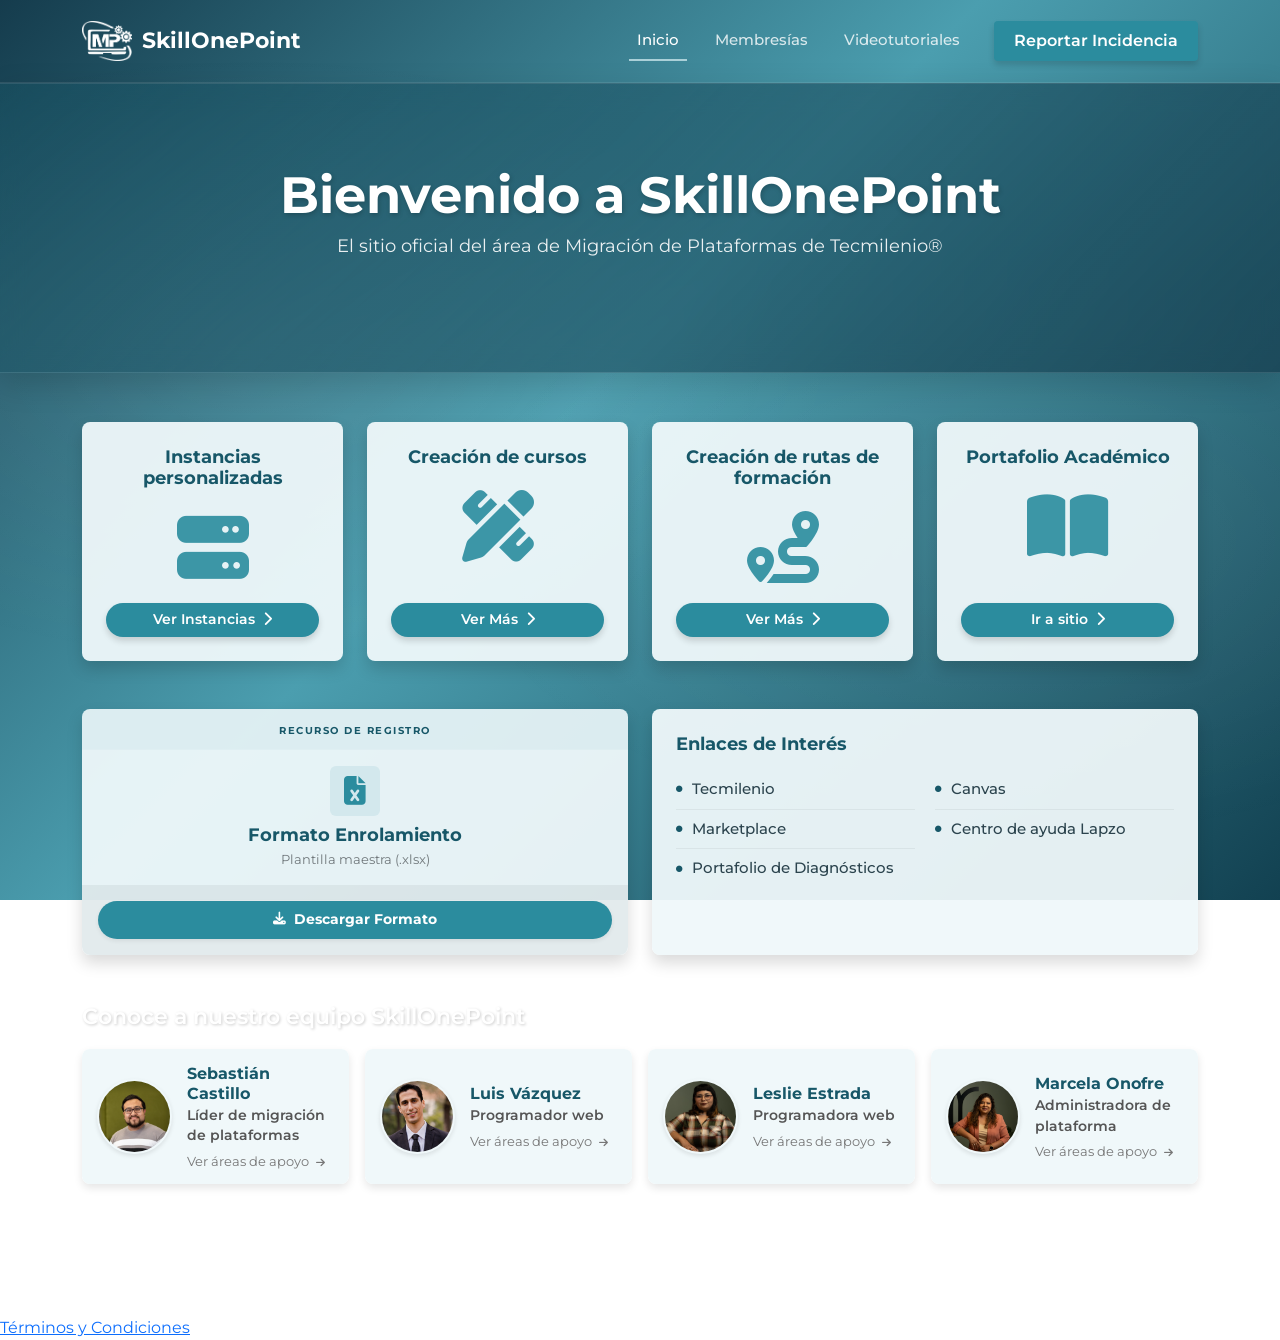
<file: index.html>
<!DOCTYPE html>
<html lang="es">

<head>
    <meta charset="UTF-8">
    <meta name="viewport" content="width=device-width, initial-scale=1.0">
    <title>SkillOnePoint - Portal de Desarrollo</title>

    <!-- Bootstrap 5 CSS -->
    <link href="https://cdn.jsdelivr.net/npm/bootstrap@5.3.3/dist/css/bootstrap.min.css" rel="stylesheet">

    <!-- Google Fonts -->
    <link rel="preconnect" href="https://fonts.googleapis.com">
    <link rel="preconnect" href="https://fonts.gstatic.com" crossorigin>
    <link href="https://fonts.googleapis.com/css2?family=Montserrat:wght@400;500;600;700&display=swap" rel="stylesheet">

    <!-- Font Awesome Icons -->
    <link rel="stylesheet" href="https://cdnjs.cloudflare.com/ajax/libs/font-awesome/6.4.0/css/all.min.css">

    <!-- Custom CSS -->
    <link rel="stylesheet" href="css/style.css">

    <!-- Favicon -->
    <link rel="icon" type="image/png" href="img/logo.png">
</head>

<body>
    <!-- Background overlay for depth -->
    <div class="bg-overlay"></div>

    <!-- Header / Navbar -->
    <nav class="navbar navbar-expand-lg">
        <div class="container">
            <a class="navbar-brand" href="index.html">
                <img src="img/logo.png" alt="SkillOnePoint Logo" class="navbar-logo">
                <span class="brand-text">SkillOnePoint</span>
            </a>
            <button class="navbar-toggler" type="button" data-bs-toggle="collapse" data-bs-target="#navbarContent"
                aria-controls="navbarContent" aria-expanded="false" aria-label="Toggle navigation">
                <span class="navbar-toggler-icon"></span>
            </button>
            <div class="collapse navbar-collapse justify-content-end" id="navbarContent">
                <ul class="navbar-nav align-items-lg-center">
                    <li class="nav-item">
                        <a class="nav-link active" aria-current="page" href="index.html">Inicio</a>
                    </li>

                    <li class="nav-item">
                        <a class="nav-link" href="membresias.html">Membresías</a>
                    </li>
                    <li class="nav-item">
                        <a class="nav-link" href="videotutoriales.html">Videotutoriales</a>
                    </li>
                    <!--  <li class="nav-item dropdown">
                        <a class="nav-link dropdown-toggle" href="#" id="navbarDropdownRecursos" role="button"
                            data-bs-toggle="dropdown" aria-expanded="false">
                            Recursos
                        </a>
                        <ul class="dropdown-menu shadow-sm" aria-labelledby="navbarDropdownRecursos">
                            <li><a class="dropdown-item" href="documentos.html">Documentos</a></li>
                            <li><a class="dropdown-item" href="videotutoriales.html">Video tutoriales</a></li>
                        </ul>
                    </li> -->
                    <!--<li class="nav-item">
                        <a class="nav-link" href="solicitudes.html">Solicitudes</a>
                    </li>
                    <li class="nav-item">
                        <a class="nav-link" href="equipo.html">Equipo</a>
                    </li> -->
                    <li class="nav-item ms-lg-3 mt-3 mt-lg-0">
                        <a href="mailto:mejoratucurso@servicios.tecmilenio.mx"" class=" btn btn-custom w-100">Reportar
                            Incidencia</a>
                    </li>
                </ul>
            </div>
        </div>
    </nav>

    <!-- Hero Section Full Width -->
    <section class="hero-section">
        <div class="container">
            <h1 class="hero-title">Bienvenido a SkillOnePoint</h1>
            <p class="hero-desc">El sitio oficial del área de Migración de Plataformas de Tecmilenio®</p>
        </div>
    </section>

    <!-- Main Container -->
    <main class="container mb-5 mt-4">

        <!-- Main Features Cards -->
        <section class="mb-5">
            <div class="row g-4">
                <!-- Instancias personalizadas -->
                <div class="col-12 col-md-6 col-lg-3">
                    <div class="card custom-card text-center p-4">
                        <div class="card-body p-0 d-flex flex-column align-items-center">
                            <h3 class="card-title-custom">Instancias personalizadas</h3>
                            <i class="fa-solid fa-server feature-icon mt-2"></i>
                            <a href="instancias.html" class="btn btn-custom btn-rounded mt-auto w-100">Ver Instancias <i
                                    class="fa-solid fa-chevron-right ms-1"></i></a>
                        </div>
                    </div>
                </div>
                <!-- Creación de cursos -->
                <div class="col-12 col-md-6 col-lg-3">
                    <div class="card custom-card text-center p-4">
                        <div class="card-body p-0 d-flex flex-column align-items-center">
                            <h3 class="card-title-custom">Creación de cursos</h3>
                            <i class="fa-solid fa-pen-ruler feature-icon mt-2"></i>
                            <a href="creacioncursos.html" class="btn btn-custom btn-rounded mt-auto w-100">Ver Más <i
                                    class="fa-solid fa-chevron-right ms-1"></i></a>
                        </div>
                    </div>
                </div>
                <!-- Creación de rutas de formación -->
                <div class="col-12 col-md-6 col-lg-3">
                    <div class="card custom-card text-center p-4">
                        <div class="card-body p-0 d-flex flex-column align-items-center">
                            <h3 class="card-title-custom">Creación de rutas de formación</h3>
                            <i class="fa-solid fa-route feature-icon mt-2"></i>
                            <a href="creacionrutas.html" class="btn btn-custom btn-rounded mt-auto w-100">Ver Más <i
                                    class="fa-solid fa-chevron-right ms-1"></i></a>
                        </div>
                    </div>
                </div>
                <!-- Portafolio Académico -->
                <div class="col-12 col-md-6 col-lg-3">
                    <div class="card custom-card text-center p-4">
                        <div class="card-body p-0 d-flex flex-column align-items-center">
                            <h3 class="card-title-custom">Portafolio Académico</h3>
                            <i class="fa-solid fa-book-open feature-icon mt-2"></i>
                            <a target="_blank"
                                href="https://utmedu.sharepoint.com/:x:/r/sites/Produccion_decontenido/administraci%C3%B3n_portafolio/_layouts/15/Doc.aspx?sourcedoc=%7B16A82CA3-6049-4101-A1A0-2A33D5D9C88D%7D&file=FOR-AP-05_Portafolio%20de%20educaci%C3%B3n%20abierta_P%C3%BAblico.xlsx&action=default&mobileredirect=true&web=1"
                                class="btn btn-custom btn-rounded mt-auto w-100">Ir a sitio <i
                                    class="fa-solid fa-chevron-right ms-1"></i></a>
                        </div>
                    </div>
                </div>
            </div>
        </section>

        <!-- Secondary Information Section -->
        <section class="mb-5">
            <div class="row g-4">
                <!-- Downloads -->
                <div class="col-12 col-lg-6">
                    <div class="card custom-card h-100 d-flex flex-column overflow-hidden">
                        <!-- Header -->
                        <div class="px-3 py-2 text-center border-bottom"
                            style="background: rgba(43, 140, 158, 0.05); border-color: rgba(255,255,255,0.08) !important;">
                            <span class="text-uppercase fw-bold"
                                style="font-size: 0.65rem; letter-spacing: 1.5px; color: var(--secondary-color);">Recurso
                                de Registro</span>
                        </div>

                        <!-- Body -->
                        <div
                            class="p-3 d-flex flex-column align-items-center text-center justify-content-center flex-grow-1">
                            <div class="mb-2 d-flex align-items-center justify-content-center rounded"
                                style="width: 50px; height: 50px; background: rgba(43, 140, 158, 0.1);">
                                <i class="fa-solid fa-file-excel"
                                    style="font-size: 1.8rem; color: var(--primary-color);"></i>
                            </div>
                            <h3 class="card-title-custom mb-1" style="font-size: 1.15rem;">Formato Enrolamiento</h3>
                            <p class="text-muted mb-0" style="font-size: 0.8rem; opacity: 0.8;">Plantilla maestra
                                (.xlsx)</p>
                        </div>

                        <!-- Footer -->
                        <div class="p-3 mt-auto" style="background: rgba(0,0,0,0.05);">
                            <a target="_blank"
                                href="https://utmedu.sharepoint.com/:x:/r/sites/Guiarapida_MP/_layouts/15/Doc.aspx?sourcedoc=%7BA0F142A5-2239-4B50-90F0-1DE193ED0FDE%7D&file=FOR-MP-01-Solicitud-ABC--Altas--Bajas--Cambios--y-Enrolamientos-en-Lapzo.xlsx&action=default&mobileredirect=true"
                                class="btn btn-custom btn-rounded w-100 py-2 d-flex align-items-center justify-content-center gap-2 shadow-sm"
                                style="font-size: 0.9rem; font-weight: 700;">
                                <i class="fa-solid fa-download" style="font-size: 0.8rem;"></i>
                                <span>Descargar Formato</span>
                            </a>
                        </div>
                    </div>
                </div>

                <!-- Interesting Links -->
                <div class="col-12 col-lg-6">
                    <div class="card custom-card p-4 h-100">
                        <h3 class="card-title-custom mb-3 text-start">Enlaces de Interés</h3>
                        <ul class="links-list links-2-cols">
                            <li><a target="_blank" href="https://www.tecmilenio.mx/es"><i
                                        class="fa-solid fa-circle"></i> Tecmilenio</a></li>
                            <li><a target="_blank" href="https://cursos.tecmilenio.mx/login/canvas"><i
                                        class="fa-solid fa-circle"></i> Canvas</a></li>
                            <li><a target="_blank" href="https://www.skillingcenter.com/"><i
                                        class="fa-solid fa-circle"></i> Marketplace</a></li>
                            <li><a target="_blank" href="https://centro-de-ayuda.com/lapzo"><i
                                        class="fa-solid fa-circle"></i> Centro de ayuda Lapzo</a>
                            </li>
                            <li><a target="_blank" href="https://v0-interactive-test-catalog.vercel.app/"><i
                                        class="fa-solid fa-circle"></i> Portafolio de Diagnósticos</a></li>
                        </ul>
                    </div>
                </div>
            </div>
        </section>

        <!-- Team Section -->
        <section class="mb-2">
            <h3 class="team-title">Conoce a nuestro equipo SkillOnePoint</h3>
            <div class="row g-3 justify-content-center">
                <!-- Member 1 -->
                <div class="col-12 col-md-6 col-lg-3">
                    <div class="team-card team-card-clickable" data-bs-toggle="modal" data-bs-target="#teamModal"
                        data-name="Sebastián Castillo" data-role="Líder de migración de plataformas"
                        data-services="<li>Estrategia y migración de contenido a nuevas plataformas LMS</li><li>Asesoría en arquitectura de plataformas</li><li>Resolución de problemas técnicos complejos</li>">
                        <!-- Using local images for avatars -->
                        <img src="img/Perfil_Sebas.png" alt="Sebastián Castillo" class="team-avatar">
                        <div class="team-info">
                            <h5>Sebastián Castillo</h5>
                            <p class="role">Líder de migración de plataformas</p>
                            <p class="help-text">Ver áreas de apoyo <i class="fa-solid fa-arrow-right ms-1"
                                    style="font-size:0.8em"></i></p>
                        </div>
                    </div>
                </div>

                <!-- Member 2 -->
                <div class="col-12 col-md-6 col-lg-3">
                    <div class="team-card team-card-clickable" data-bs-toggle="modal" data-bs-target="#teamModal"
                        data-name="Luis Vázquez" data-role="Programador web"
                        data-services="<li>Desarrollo de nuevas funcionalidades web</li><li>Optimización de código y rendimiento</li><li>Integración de APIs y servicios externos</li>">
                        <img src="img/Perfil_Luis.png" alt="Luis Vázquez" class="team-avatar">
                        <div class="team-info">
                            <h5>Luis Vázquez</h5>
                            <p class="role">Programador web</p>
                            <p class="help-text">Ver áreas de apoyo <i class="fa-solid fa-arrow-right ms-1"
                                    style="font-size:0.8em"></i></p>
                        </div>
                    </div>
                </div>
                <!-- Member 3 -->
                <div class="col-12 col-md-6 col-lg-3">
                    <div class="team-card team-card-clickable" data-bs-toggle="modal" data-bs-target="#teamModal"
                        data-name="Leslie Estrada" data-role="Programadora web"
                        data-services="<li>Mantenimiento y actualización de portales HTML/JS</li><li>Maquetación responsiva y diseño UI</li><li>Corrección de bugs en el frontend</li>">
                        <img src="img/Perfil_Caro.png" alt="Leslie Estrada" class="team-avatar">
                        <div class="team-info">
                            <h5>Leslie Estrada</h5>
                            <p class="role">Programadora web</p>
                            <p class="help-text">Ver áreas de apoyo <i class="fa-solid fa-arrow-right ms-1"
                                    style="font-size:0.8em"></i></p>
                        </div>
                    </div>
                </div>
                <!-- Member 4 -->
                <div class="col-12 col-md-6 col-lg-3">
                    <div class="team-card team-card-clickable" data-bs-toggle="modal" data-bs-target="#teamModal"
                        data-name="Marcela Onofre" data-role="Administradora de plataforma"
                        data-services="<li>Gestión de accesos y enrolamiento de usuarios</li><li>Configuración de cursos y objetivos de aprendizaje</li><li>Soporte general de la plataforma LMS</li>">
                        <img src="img/Perfil_Marce.png" alt="Marcela Onofre" class="team-avatar">
                        <div class="team-info">
                            <h5>Marcela Onofre</h5>
                            <p class="role">Administradora de plataforma</p>
                            <p class="help-text">Ver áreas de apoyo <i class="fa-solid fa-arrow-right ms-1"
                                    style="font-size:0.8em"></i></p>
                        </div>
                    </div>
                </div>
            </div>
        </section>

    </main>

    <!-- Team Modal -->
    <div class="modal fade" id="teamModal" tabindex="-1" aria-labelledby="teamModalLabel" aria-hidden="true">
        <div class="modal-dialog modal-dialog-centered">
            <div class="modal-content custom-card team-modal-card" style="border: 1px solid rgba(255, 255, 255, 0.1);">
                <button type="button" class="custom-modal-close" data-bs-dismiss="modal" aria-label="Close">
                    <i class="fa-solid fa-xmark"></i>
                </button>
                <div class="modal-header border-bottom-0 pb-0">
                    <h5 class="modal-title card-title-custom mb-0" id="teamModalLabel">Perfil del Equipo</h5>
                </div>
                <div class="modal-body pt-3 pb-4">
                    <div class="text-center mb-4">
                        <h4 id="modalTeamName" class="fw-bold mb-1" style="color: #2c444e;">Nombre</h4>
                        <p id="modalTeamRole" class="text-muted mb-0">Rol</p>
                    </div>
                    <div class="services-container px-2">
                        <h6 class="fw-bold mb-3 d-flex align-items-center">
                            <i class="fa-solid fa-hands-helping me-2" style="color: #6edff6;"></i>
                            ¿En qué te puede ayudar?
                        </h6>
                        <ul id="modalTeamServices" class="links-list ps-1 mb-0" style="list-style: none;">
                            <!-- Services injected via JS -->
                        </ul>
                    </div>
                </div>
            </div>
        </div>
    </div>

    <!-- Footer -->
    <footer class="footer">
        <div class="container pb-3">
            <span class="d-block d-md-inline mb-2 mb-md-0">Contacto: <a href="mailto:contacto@skillonepoint.com"
                    class="fw-bold" style="opacity: 1;">contacto@skillonepoint.com</a></span>
            <span class="footer-divider d-none d-md-inline">|</span>
            <a href="#">Políticas de Privacidad</a>
            <span class="footer-divider">|</span>
            <a href="#">Términos y Condiciones</a>
        </div>
    </footer>

    <!-- Bootstrap Bundle with Popper JS -->
    <script src="https://cdn.jsdelivr.net/npm/bootstrap@5.3.3/dist/js/bootstrap.bundle.min.js"></script>

    <!-- Custom JS -->
    <script src="js/main.js"></script>
</body>

</html> <a href="#">Términos y Condiciones</a>
</div>
</footer>

<!-- Bootstrap Bundle with Popper JS -->
<script src="https://cdn.jsdelivr.net/npm/bootstrap@5.3.3/dist/js/bootstrap.bundle.min.js"></script>

<!-- Custom JS -->
<script src="js/main.js"></script>
</body>

</html>
</file>
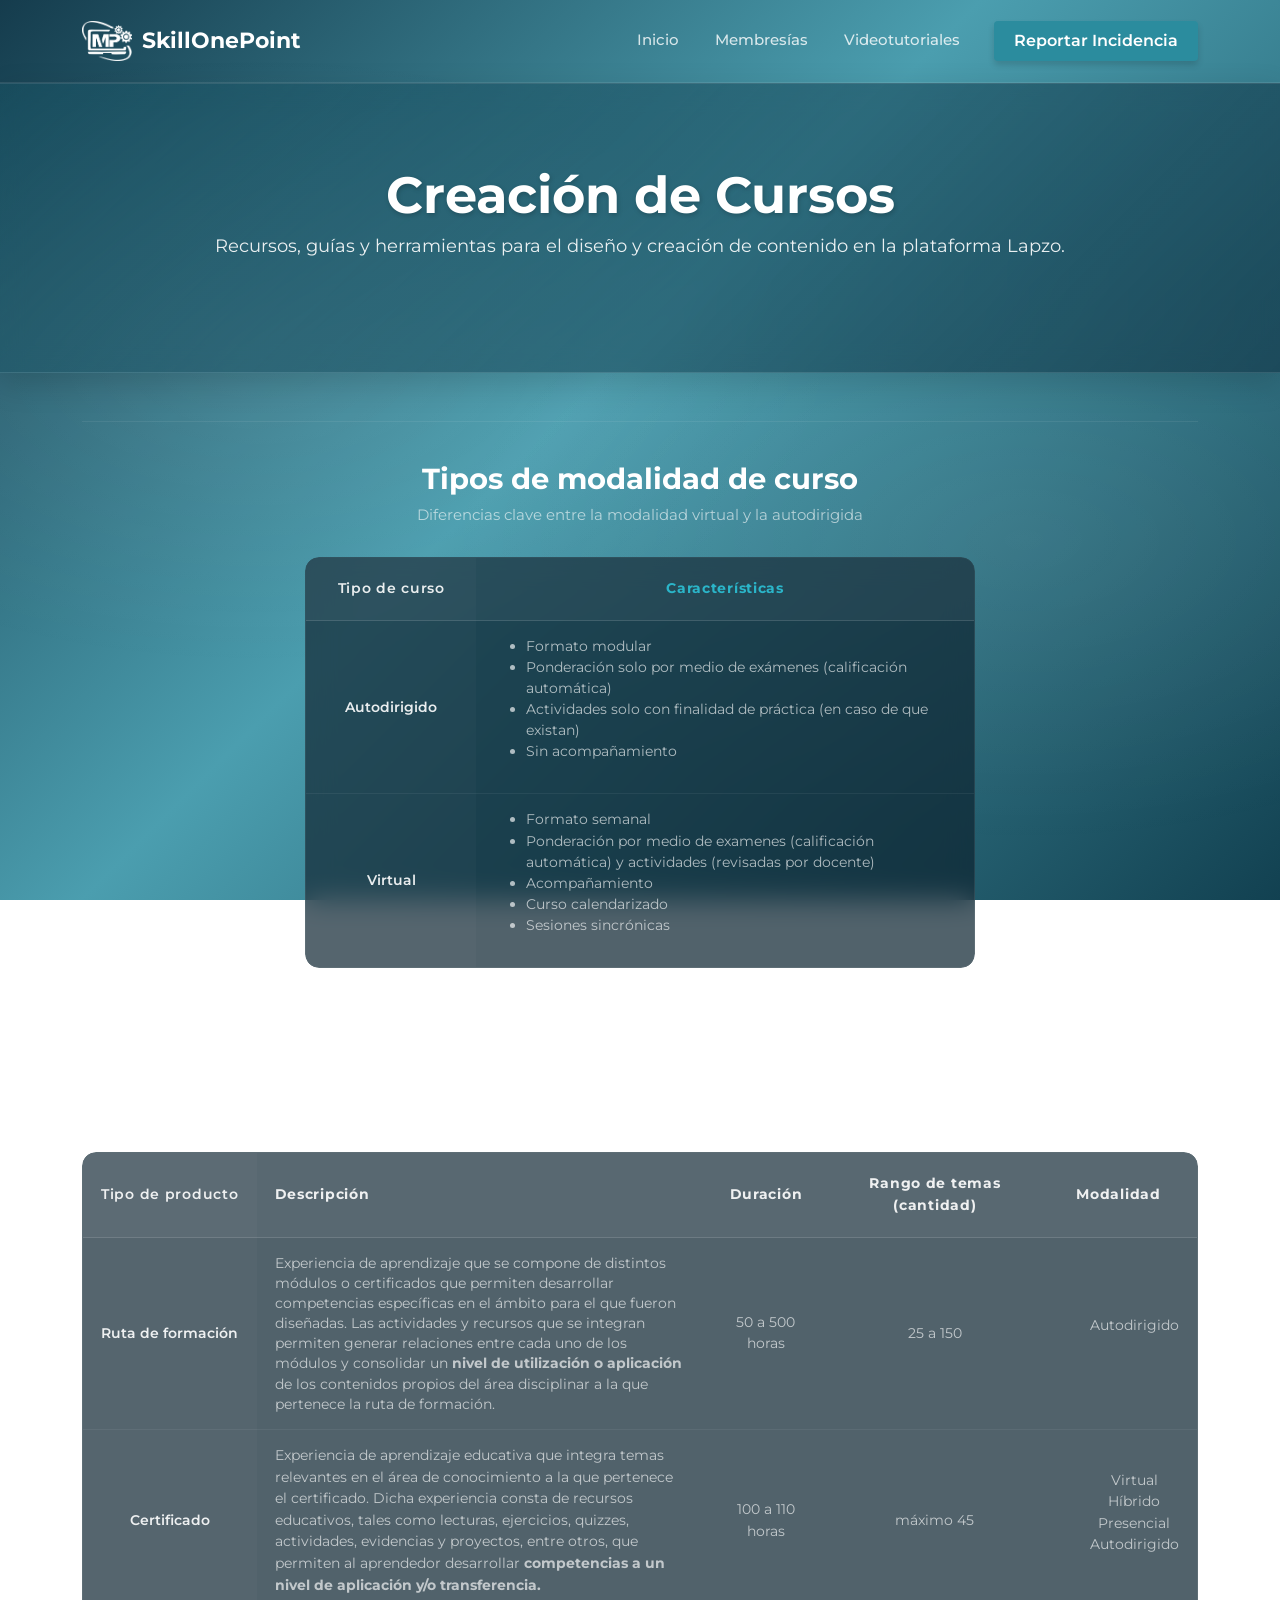
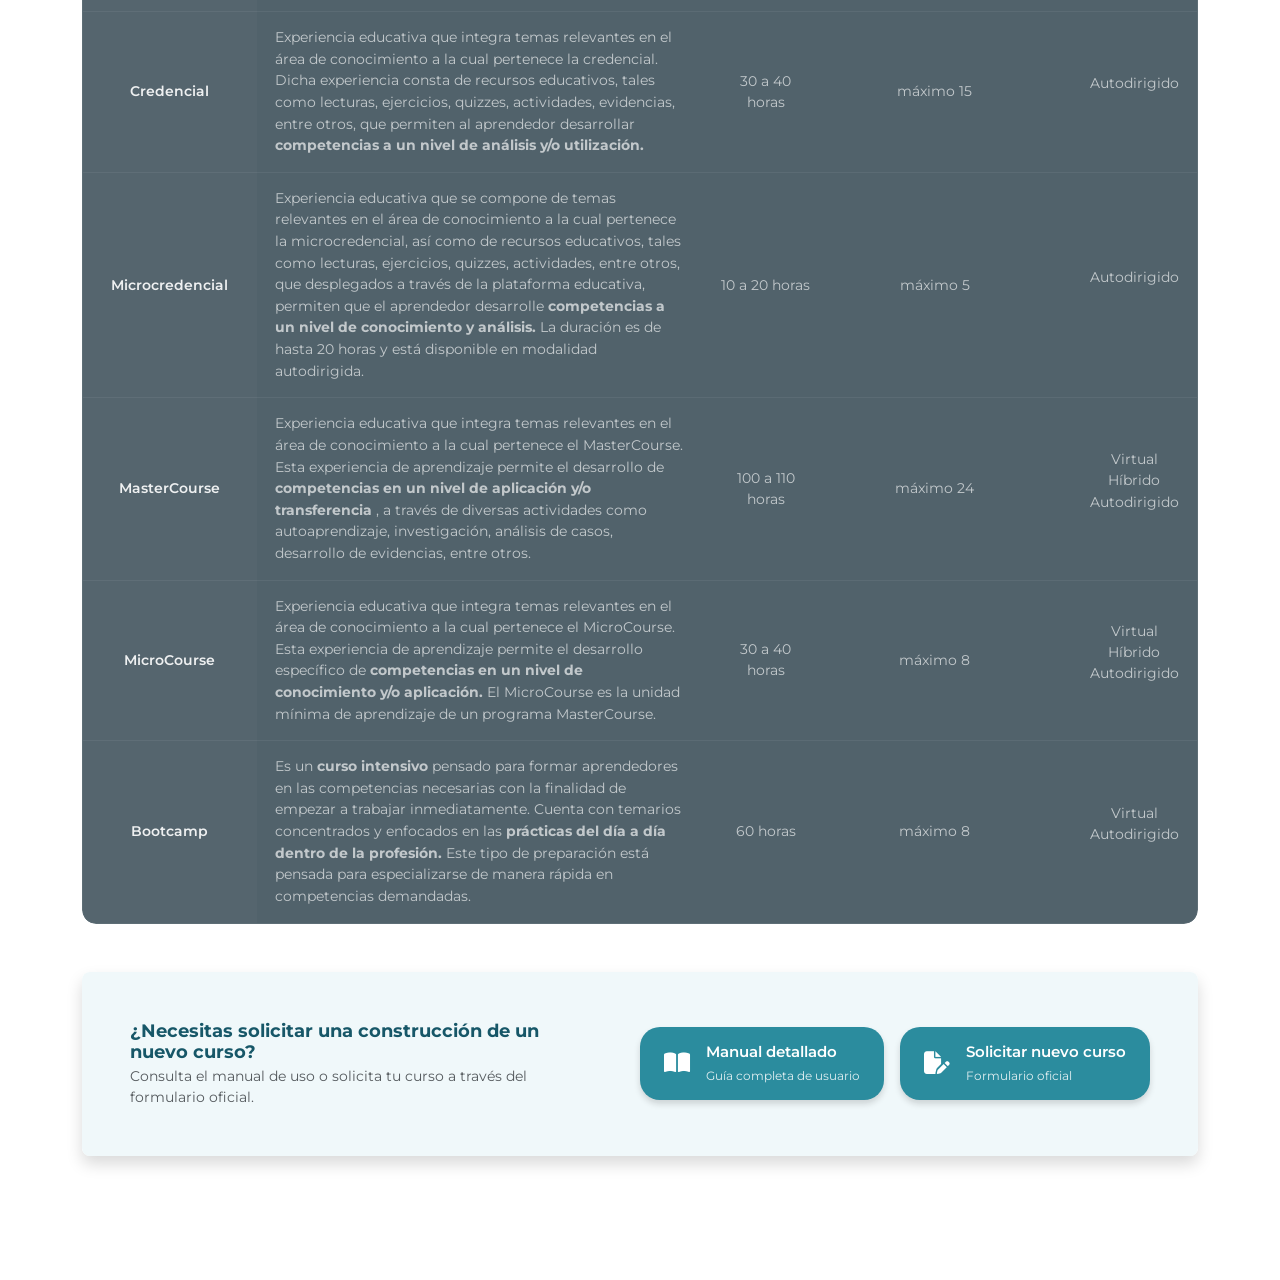
<file: creacioncursos.html>
<!DOCTYPE html>
<html lang="es">

<head>
    <meta charset="UTF-8">
    <meta name="viewport" content="width=device-width, initial-scale=1.0">
    <title>Creación de Cursos - SkillOnePoint</title>

    <!-- Bootstrap 5 CSS -->
    <link href="https://cdn.jsdelivr.net/npm/bootstrap@5.3.3/dist/css/bootstrap.min.css" rel="stylesheet">

    <!-- Google Fonts -->
    <link rel="preconnect" href="https://fonts.googleapis.com">
    <link rel="preconnect" href="https://fonts.gstatic.com" crossorigin>
    <link href="https://fonts.googleapis.com/css2?family=Montserrat:wght@400;500;600;700&display=swap" rel="stylesheet">

    <!-- Font Awesome Icons -->
    <link rel="stylesheet" href="https://cdnjs.cloudflare.com/ajax/libs/font-awesome/6.4.0/css/all.min.css">

    <!-- Custom CSS -->
    <link rel="stylesheet" href="css/style.css">

    <!-- Favicon -->
    <link rel="icon" type="image/png" href="img/logo.png">
</head>

<body>
    <!-- Background overlay for depth -->
    <div class="bg-overlay"></div>

    <!-- Header / Navbar -->
    <nav class="navbar navbar-expand-lg">
        <div class="container">
            <a class="navbar-brand" href="index.html">
                <img src="img/logo.png" alt="SkillOnePoint Logo" class="navbar-logo">
                <span class="brand-text">SkillOnePoint</span>
            </a>
            <button class="navbar-toggler" type="button" data-bs-toggle="collapse" data-bs-target="#navbarContent"
                aria-controls="navbarContent" aria-expanded="false" aria-label="Toggle navigation">
                <span class="navbar-toggler-icon"></span>
            </button>
            <div class="collapse navbar-collapse justify-content-end" id="navbarContent">
                <ul class="navbar-nav align-items-lg-center">
                    <li class="nav-item">
                        <a class="nav-link" href="index.html">Inicio</a>
                    </li>
                    <li class="nav-item">
                        <a class="nav-link" href="membresias.html">Membresías</a>
                    </li>
                    <li class="nav-item">
                        <a class="nav-link" href="videotutoriales.html">Videotutoriales</a>
                    </li>
                    <li class="nav-item ms-lg-3 mt-3 mt-lg-0">
                        <a href="reportar.html" class="btn btn-custom w-100">Reportar Incidencia</a>
                    </li>
                </ul>
            </div>
        </div>
    </nav>

    <!-- Main Container -->
    <main class="container-fluid px-0 mb-5">

        <!-- Hero Section -->
        <div class="hero-section mb-5">
            <div class="container">
                <h1 class="hero-title">Creación de Cursos</h1>
                <p class="hero-desc">Recursos, guías y herramientas para el diseño y creación de contenido en la
                    plataforma Lapzo.</p>
            </div>
        </div>

        <div class="container">

            <!-- Tabla Comparativa: Modalidades -->
            <section class="comparison-section mb-5">
                <div class="text-center mb-4">
                    <h2 class="comparison-title" style="font-size: 1.8rem;">Tipos de modalidad de curso</h2>
                    <p class="comparison-subtitle">Diferencias clave entre la modalidad virtual y la autodirigida</p>
                </div>
                <div style="max-width: 60%; margin: 0 auto;">
                    <div class="comparison-table-wrapper">
                        <table class="comparison-table" style="min-width: unset; width: 100%;">
                            <thead>
                                <tr>
                                    <th style="text-align: center;" class="col-feature">Tipo de curso</th>
                                    <th style="text-align: center; white-space: normal; color: #2bb5c9;">Características
                                    </th>
                                </tr>
                            </thead>
                            <tbody>
                                <tr>
                                    <td style="text-align: center;" class="col-feature">Autodirigido</td>
                                    <td style="white-space: normal;">
                                        <ul>
                                            <li>Formato modular</li>
                                            <li>Ponderación solo por medio de exámenes (calificación automática)</li>
                                            <li>Actividades solo con finalidad de práctica (en caso de que existan)</li>
                                            <li>Sin acompañamiento</li>
                                        </ul>
                                    </td>
                                </tr>
                                <tr>
                                    <td style="text-align: center;" class="col-feature">Virtual</td>
                                    <td style="white-space: normal;">
                                        <ul>
                                            <li>Formato semanal</li>
                                            <li>Ponderación por medio de examenes (calificación automática) y
                                                actividades
                                                (revisadas por docente)</li>
                                            <li>Acompañamiento</li>
                                            <li>Curso calendarizado</li>
                                            <li>Sesiones sincrónicas</li>
                                        </ul>
                                    </td>
                                </tr>
                            </tbody>
                        </table>
                    </div>
                </div>
            </section>

            <!-- Tabla de Tipos de Producto -->
            <section id="cursos-table" class="comparison-section">
                <div class="text-center mb-4">
                    <h2 class="comparison-title" style="font-size: 1.8rem;">Tipo de productos</h2>
                    <p class="comparison-subtitle">Descripción y características de cada tipo de producto educativo
                        disponible</p>
                </div>
                <div class="comparison-table-wrapper">
                    <table class="comparison-table">
                        <thead>
                            <tr>
                                <th class="col-feature">Tipo de producto</th>
                                <th style="text-align: left; width: 40%; white-space: normal;">Descripción</th>
                                <th style="text-align: center; white-space: normal;">Duración</th>
                                <th style="text-align: center; white-space: normal;">Rango de temas (cantidad)</th>
                                <th style="text-align: center; white-space: normal;">Modalidad</th>
                            </tr>
                        </thead>
                        <tbody>
                            <tr>
                                <td style="text-align: center;" class="col-feature">Ruta de formación</td>
                                <td style="text-align: left; font-size: 0.9rem; white-space: normal; line-height: 1.4;">
                                    Experiencia de aprendizaje que se compone de distintos módulos o certificados que
                                    permiten desarrollar competencias específicas en el ámbito para el que fueron
                                    diseñadas. Las actividades y recursos que se integran permiten generar relaciones
                                    entre cada uno de los módulos y consolidar un <strong>nivel de utilización o
                                        aplicación</strong> de
                                    los contenidos propios del área disciplinar a la que pertenece la ruta de formación.
                                </td>
                                <td align="center" style="white-space: normal;">50 a 500 horas</td>
                                <td align="center" style="white-space: normal;">25 a 150</td>
                                <td align="center" style="white-space: normal;">
                                    <ul style="list-style-type: none;">
                                        <li>Autodirigido</li>
                                    </ul>
                                </td>
                            </tr>
                            <tr>
                                <td style="text-align: center;" class="col-feature">Certificado</td>
                                <td style="text-align: left; font-size: 0.9rem; white-space: normal;">Experiencia de
                                    aprendizaje
                                    educativa que integra temas relevantes en el área de conocimiento a la que pertenece
                                    el
                                    certificado. Dicha experiencia consta de recursos educativos, tales como lecturas,
                                    ejercicios, quizzes, actividades, evidencias y proyectos, entre otros, que permiten
                                    al aprendedor desarrollar <strong>competencias a un nivel de aplicación y/o
                                        transferencia.</strong></td>
                                <td align="center" style="white-space: normal;">100 a 110 horas</td>
                                <td align="center" style="white-space: normal;">máximo 45</td>
                                <td align="center" style="white-space: normal;">
                                    <ul style="list-style-type: none;">
                                        <li>Virtual</li>
                                        <li>Híbrido</li>
                                        <li>Presencial</li>
                                        <li>Autodirigido</li>
                                    </ul>
                                </td>
                            </tr>
                            <tr>
                                <td style="text-align: center;" class="col-feature">Credencial</td>
                                <td style="text-align: left; font-size: 0.9rem; white-space: normal;">Experiencia
                                    educativa que integra temas relevantes en el área de conocimiento a la cual
                                    pertenece la
                                    credencial. Dicha experiencia consta de recursos educativos, tales como lecturas,
                                    ejercicios, quizzes, actividades, evidencias, entre otros, que permiten al
                                    aprendedor
                                    desarrollar <strong>competencias a un nivel de análisis y/o utilización.</strong>
                                </td>
                                <td align="center" style="white-space: normal;">30 a 40 horas</td>
                                <td align="center" style="white-space: normal;">máximo 15</td>
                                <td align="center" style="white-space: normal;">
                                    <ul style="list-style-type: none;">
                                        <li>Autodirigido</li>
                                    </ul>
                                </td>
                            </tr>
                            <tr>
                                <td style="text-align: center;" class="col-feature">Microcredencial</td>
                                <td style="text-align: left; font-size: 0.9rem; white-space: normal;">Experiencia
                                    educativa que se compone de temas relevantes en el área de conocimiento a la cual
                                    pertenece la microcredencial, así como de recursos educativos, tales como lecturas,
                                    ejercicios, quizzes, actividades, entre otros, que desplegados a través de la
                                    plataforma
                                    educativa, permiten que el aprendedor desarrolle <strong>competencias a un nivel de
                                        conocimiento
                                        y
                                        análisis.</strong> La duración es de hasta 20 horas y está disponible en
                                    modalidad
                                    autodirigida.
                                </td>
                                <td align="center" style="white-space: normal;">10 a 20 horas</td>
                                <td align="center" style="white-space: normal;">máximo 5</td>
                                <td align="center" style="white-space: normal;">
                                    <ul style="list-style-type: none;">
                                        <li>Autodirigido</li>
                                    </ul>
                                </td>
                            </tr>
                            <tr>
                                <td style="text-align: center;" class="col-feature">MasterCourse</td>
                                <td style="text-align: left; font-size: 0.9rem; white-space: normal;">Experiencia
                                    educativa que integra temas relevantes en el área de conocimiento a la cual
                                    pertenece
                                    el MasterCourse. Esta experiencia de aprendizaje permite el desarrollo de <strong>
                                        competencias
                                        en
                                        un nivel de aplicación y/o transferencia
                                    </strong>, a través de diversas actividades como
                                    autoaprendizaje, investigación, análisis de casos, desarrollo de evidencias, entre
                                    otros.
                                </td>
                                <td align="center" style="white-space: normal;">100 a 110 horas</td>
                                <td align="center" style="white-space: normal;">máximo 24</td>
                                <td align="center" style="white-space: normal;">
                                    <ul style="list-style-type: none;">
                                        <li>Virtual</li>
                                        <li>Híbrido</li>
                                        <li>Autodirigido</li>
                                    </ul>
                                </td>
                            </tr>
                            <tr>
                                <td style="text-align: center;" class="col-feature">MicroCourse</td>
                                <td style="text-align: left; font-size: 0.9rem; white-space: normal;">Experiencia
                                    educativa
                                    que integra temas relevantes en el área de conocimiento a la cual pertenece el
                                    MicroCourse. Esta experiencia de aprendizaje permite el desarrollo específico de
                                    <strong>competencias en un nivel de conocimiento y/o aplicación.</strong> El
                                    MicroCourse
                                    es la unidad
                                    mínima de aprendizaje de un programa MasterCourse.
                                </td>
                                <td align="center" style="white-space: normal;">30 a 40 horas</td>
                                <td align="center" style="white-space: normal;">máximo 8</td>
                                <td align="center" style="white-space: normal;">
                                    <ul style="list-style-type: none;">
                                        <li>Virtual</li>
                                        <li>Híbrido</li>
                                        <li>Autodirigido</li>
                                    </ul>
                                </td>
                            </tr>
                            <tr>
                                <td style="text-align: center;" class="col-feature">Bootcamp</td>
                                <td style="text-align: left; font-size: 0.9rem; white-space: normal;">Es un
                                    <strong>curso
                                        intensivo</strong>
                                    pensado para formar aprendedores en las competencias necesarias con la finalidad de
                                    empezar a trabajar inmediatamente. Cuenta con temarios concentrados y enfocados en
                                    las
                                    <strong>prácticas del día a día dentro de la profesión.</strong> Este tipo de
                                    preparación está pensada
                                    para
                                    especializarse de manera rápida en competencias demandadas.
                                </td>
                                <td align="center" style="white-space: normal;">60 horas</td>
                                <td align="center" style="white-space: normal;">máximo 8</td>
                                <td align="center" style="white-space: normal;">
                                    <ul style="list-style-type: none;">
                                        <li>Virtual</li>
                                        <li>Autodirigido</li>
                                    </ul>
                                </td>
                            </tr>
                        </tbody>
                    </table>
                </div>
            </section>

        </div>
    </main>

    <!-- Sección de Recursos de Soporte -->
    <section class="container mb-5">
        <div class="card custom-card p-4 p-md-5">
            <div class="row align-items-center gy-4">
                <div class="col-lg-5 text-center text-lg-start">
                    <h3 class="card-title-custom mb-1">¿Necesitas solicitar una construcción de un nuevo curso?</h3>
                    <p class="text-muted small mb-0">Consulta el manual de uso o solicita tu curso a través del formulario oficial.</p>
                </div>
                <div class="col-lg-7 d-flex flex-column flex-sm-row gap-3 justify-content-center justify-content-lg-end">
                    <!-- Botón Manual -->
                    <a href="https://utmedu.sharepoint.com/sites/Guiarapida_MP/SiteAssets/Forms/AllItems.aspx?id=%2Fsites%2FGuiarapida%5FMP%2FSiteAssets%2FSitePages%2FSolicitud%2Dde%2Dnuevos%2Dcursos%2F3798271770MANUAL%2D1%2EPDF&parent=%2Fsites%2FGuiarapida%5FMP%2FSiteAssets%2FSitePages%2FSolicitud%2Dde%2Dnuevos%2Dcursos"
                        target="_blank" class="btn btn-custom btn-rounded d-flex align-items-center gap-3"
                        style="padding: 14px 24px; font-size: 0.95rem; font-weight: 600; min-width: 220px; text-align: left;">
                        <i class="fa-solid fa-book-open fa-xl" style="flex-shrink: 0;"></i>
                        <span>Manual detallado<br><small style="font-weight: 400; opacity: 0.85; font-size: 0.78rem;">Guía completa de usuario</small></span>
                    </a>
                    <!-- Botón Formulario -->
                    <a href="https://forms.office.com/pages/responsepage.aspx?id=HZUOA_1u9UKEJ7q2Ms-AEBWqksZ6kVhJmD-YF-bd9H1UOEFPQ0xQTEQ1NkkzMDVHQUNGUUVXOVZXMi4u&origin=lprLink&route=shorturl"
                        target="_blank" class="btn btn-custom btn-rounded d-flex align-items-center gap-3"
                        style="padding: 14px 24px; font-size: 0.95rem; font-weight: 600; min-width: 220px; text-align: left;">
                        <i class="fa-solid fa-file-pen fa-xl" style="flex-shrink: 0;"></i>
                        <span>Solicitar nuevo curso<br><small style="font-weight: 400; opacity: 0.85; font-size: 0.78rem;">Formulario oficial</small></span>
                    </a>
                </div>
            </div>
        </div>
    </section>

    <!-- Footer -->
    <footer class="footer">
        <div class="container pb-3">
            <span class="d-block d-md-inline mb-2 mb-md-0">Contacto: <a href="mailto:contacto@skillonepoint.com"
                    class="fw-bold" style="opacity: 1;">contacto@skillonepoint.com</a></span>
            <span class="footer-divider d-none d-md-inline">|</span>
            <a href="#">Políticas de Privacidad</a>
            <span class="footer-divider">|</span>
            <a href="#">Términos y Condiciones</a>
        </div>
    </footer>

    <!-- Bootstrap Bundle with Popper JS -->
    <script src="https://cdn.jsdelivr.net/npm/bootstrap@5.3.3/dist/js/bootstrap.bundle.min.js"></script>

    <!-- Custom JS -->
    <script src="js/main.js"></script>
</body>

</html>
</file>
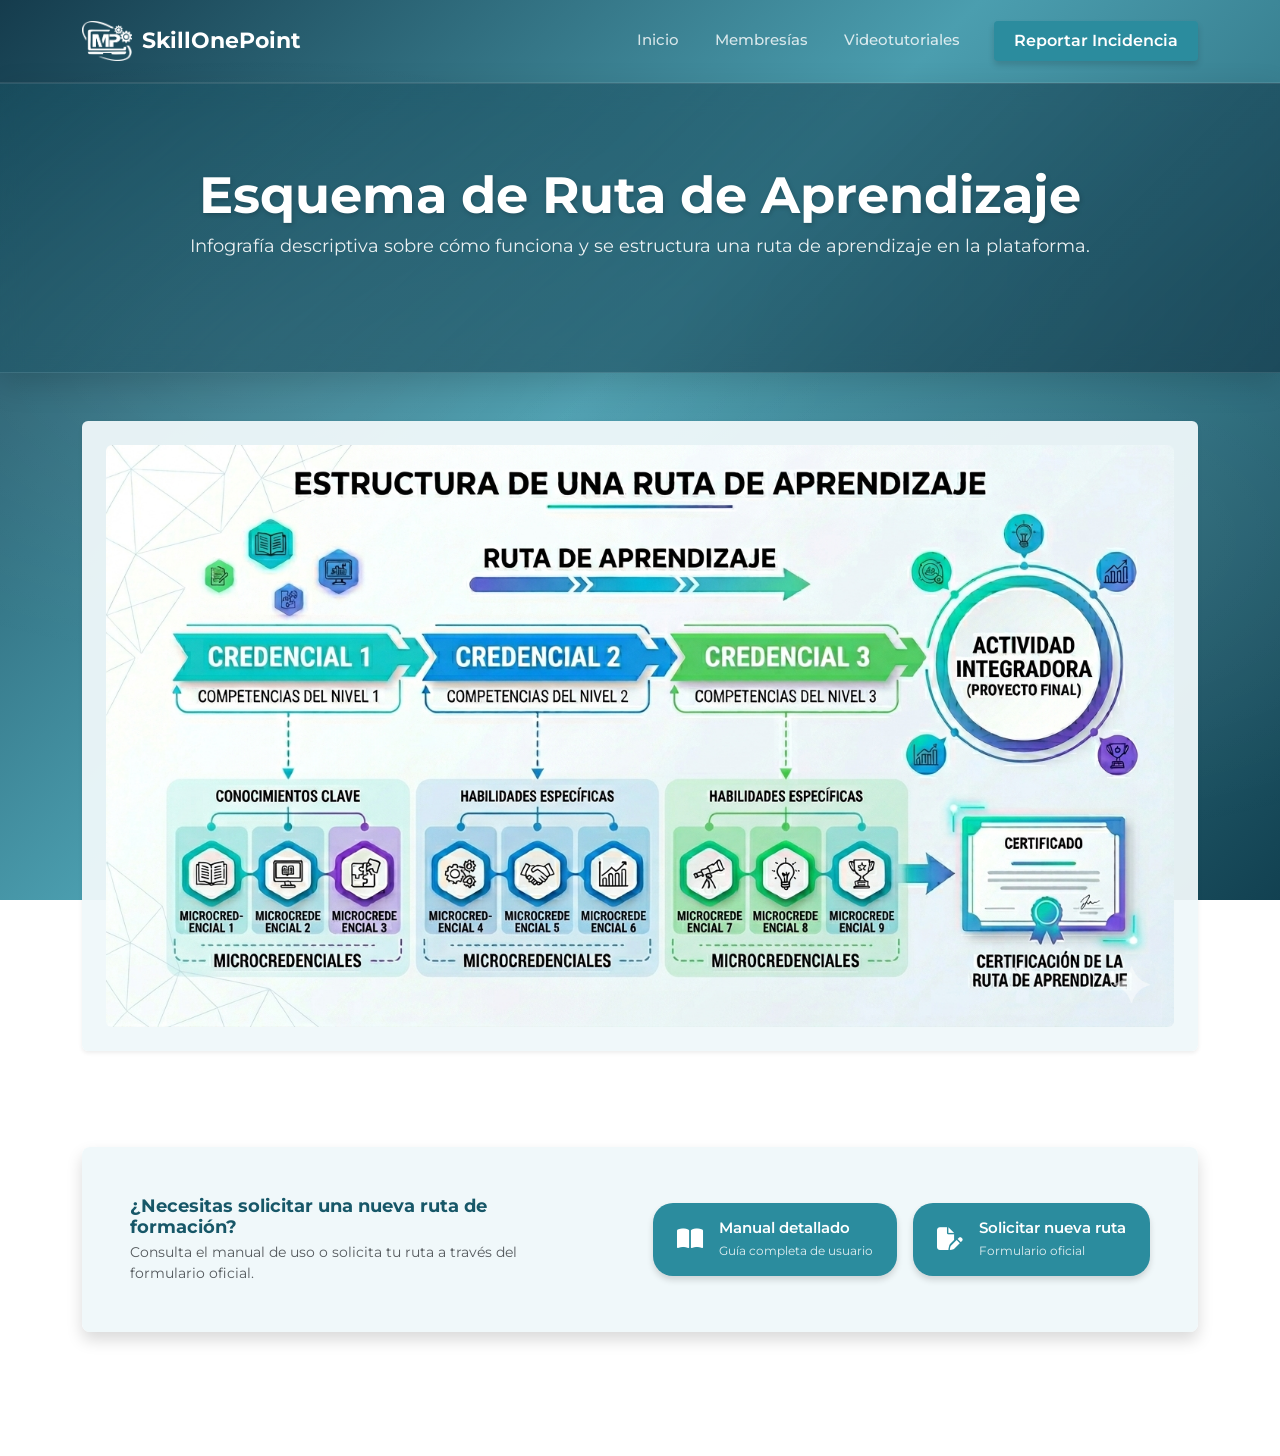
<file: creacionrutas.html>
<!DOCTYPE html>
<html lang="es">

<head>
    <meta charset="UTF-8">
    <meta name="viewport" content="width=device-width, initial-scale=1.0">
    <title>Creación de Rutas de Formación - SkillOnePoint</title>

    <!-- Bootstrap 5 CSS -->
    <link href="https://cdn.jsdelivr.net/npm/bootstrap@5.3.3/dist/css/bootstrap.min.css" rel="stylesheet">

    <!-- Google Fonts -->
    <link rel="preconnect" href="https://fonts.googleapis.com">
    <link rel="preconnect" href="https://fonts.gstatic.com" crossorigin>
    <link href="https://fonts.googleapis.com/css2?family=Montserrat:wght@400;500;600;700&display=swap" rel="stylesheet">

    <!-- Font Awesome Icons -->
    <link rel="stylesheet" href="https://cdnjs.cloudflare.com/ajax/libs/font-awesome/6.4.0/css/all.min.css">

    <!-- Custom CSS -->
    <link rel="stylesheet" href="css/style.css">

    <!-- Favicon -->
    <link rel="icon" type="image/png" href="img/logo.png">
</head>

<body>
    <!-- Background overlay for depth -->
    <div class="bg-overlay"></div>

    <!-- Header / Navbar -->
    <nav class="navbar navbar-expand-lg">
        <div class="container">
            <a class="navbar-brand" href="index.html">
                <img src="img/logo.png" alt="SkillOnePoint Logo" class="navbar-logo">
                <span class="brand-text">SkillOnePoint</span>
            </a>
            <button class="navbar-toggler" type="button" data-bs-toggle="collapse" data-bs-target="#navbarContent"
                aria-controls="navbarContent" aria-expanded="false" aria-label="Toggle navigation">
                <span class="navbar-toggler-icon"></span>
            </button>
            <div class="collapse navbar-collapse justify-content-end" id="navbarContent">
                <ul class="navbar-nav align-items-lg-center">
                    <li class="nav-item">
                        <a class="nav-link" href="index.html">Inicio</a>
                    </li>
                    <li class="nav-item">
                        <a class="nav-link" href="membresias.html">Membresías</a>
                    </li>
                    <li class="nav-item">
                        <a class="nav-link" href="videotutoriales.html">Videotutoriales</a>
                    </li>
                    <li class="nav-item ms-lg-3 mt-3 mt-lg-0">
                        <a href="reportar.html" class="btn btn-custom w-100">Reportar Incidencia</a>
                    </li>
                </ul>
            </div>
        </div>
    </nav>

    <!-- Hero Section -->
    <section class="hero-section mb-5">
        <div class="container">
            <h1 class="hero-title">Esquema de Ruta de Aprendizaje</h1>
            <p class="hero-desc">Infografía descriptiva sobre cómo funciona y se estructura una ruta de aprendizaje en la plataforma.</p>
        </div>
    </section>

    <!-- Main Container -->
    <main class="container mb-5">
        <!-- Infografía Esquema de Ruta -->
        <section class="comparison-section mb-5" style="margin-top: 0; padding-top: 0; border-top: none;">
            <div class="text-center bg-white p-3 p-md-4 rounded shadow-sm"
                style="background: var(--card-bg) !important;">
                <img src="img/Esquema_Ruta.png" alt="Esquema de Ruta de Formación" class="img-fluid rounded"
                    style="max-height: 80vh; object-fit: contain;">
            </div>
        </section>
    </main>

    <!-- Sección de Recursos de Soporte -->
    <section class="container mb-5">
        <div class="card custom-card p-4 p-md-5">
            <div class="row align-items-center gy-4">
                <div class="col-lg-5 text-center text-lg-start">
                    <h3 class="card-title-custom mb-1">¿Necesitas solicitar una nueva ruta de formación?</h3>
                    <p class="text-muted small mb-0">Consulta el manual de uso o solicita tu ruta a través del
                        formulario oficial.</p>
                </div>
                <div
                    class="col-lg-7 d-flex flex-column flex-sm-row gap-3 justify-content-center justify-content-lg-end">
                    <!-- Botón Manual -->
                    <a href="https://utmedu.sharepoint.com/sites/Guiarapida_MP/SiteAssets/Forms/AllItems.aspx?id=%2Fsites%2FGuiarapida%5FMP%2FSiteAssets%2FSitePages%2F5605abbe%2Df1f6%2D4b7c%2Dae16%2D8630f36636ac%2FManual%2Dde%2Dsolicitud%2Drutas%2Dde%2Dformaci%C3%B3n%2Epdf&parent=%2Fsites%2FGuiarapida%5FMP%2FSiteAssets%2FSitePages%2F5605abbe%2Df1f6%2D4b7c%2Dae16%2D8630f36636ac"
                        target="_blank" class="btn btn-custom btn-rounded d-flex align-items-center gap-3"
                        style="padding: 14px 24px; font-size: 0.95rem; font-weight: 600; min-width: 220px; text-align: left;">
                        <i class="fa-solid fa-book-open fa-xl" style="flex-shrink: 0;"></i>
                        <span>Manual detallado<br><small
                                style="font-weight: 400; opacity: 0.85; font-size: 0.78rem;">Guía completa de
                                usuario</small></span>
                    </a>
                    <!-- Botón Formulario -->
                    <a href="https://forms.office.com/pages/responsepage.aspx?id=HZUOA_1u9UKEJ7q2Ms-AEJo_OfLBg9VIqjLefpfo0sZUNkZXQlJUOTM3UDFBSjVYMjJTVTFNWFhNNy4u&route=shorturl"
                        target="_blank" class="btn btn-custom btn-rounded d-flex align-items-center gap-3"
                        style="padding: 14px 24px; font-size: 0.95rem; font-weight: 600; min-width: 220px; text-align: left;">
                        <i class="fa-solid fa-file-pen fa-xl" style="flex-shrink: 0;"></i>
                        <span>Solicitar nueva ruta<br><small
                                style="font-weight: 400; opacity: 0.85; font-size: 0.78rem;">Formulario
                                oficial</small></span>
                    </a>
                </div>
            </div>
        </div>
    </section>

    <!-- Footer -->
    <footer class="footer">
        <div class="container pb-3">
            <span class="d-block d-md-inline mb-2 mb-md-0">Contacto: <a href="mailto:contacto@skillonepoint.com"
                    class="fw-bold" style="opacity: 1;">contacto@skillonepoint.com</a></span>
            <span class="footer-divider d-none d-md-inline">|</span>
            <a href="#">Políticas de Privacidad</a>
            <span class="footer-divider">|</span>
            <a href="#">Términos y Condiciones</a>
        </div>
    </footer>

    <!-- Bootstrap Bundle with Popper JS -->
    <script src="https://cdn.jsdelivr.net/npm/bootstrap@5.3.3/dist/js/bootstrap.bundle.min.js"></script>

    <!-- Custom JS -->
    <script src="js/main.js"></script>
</body>

</html>
</file>
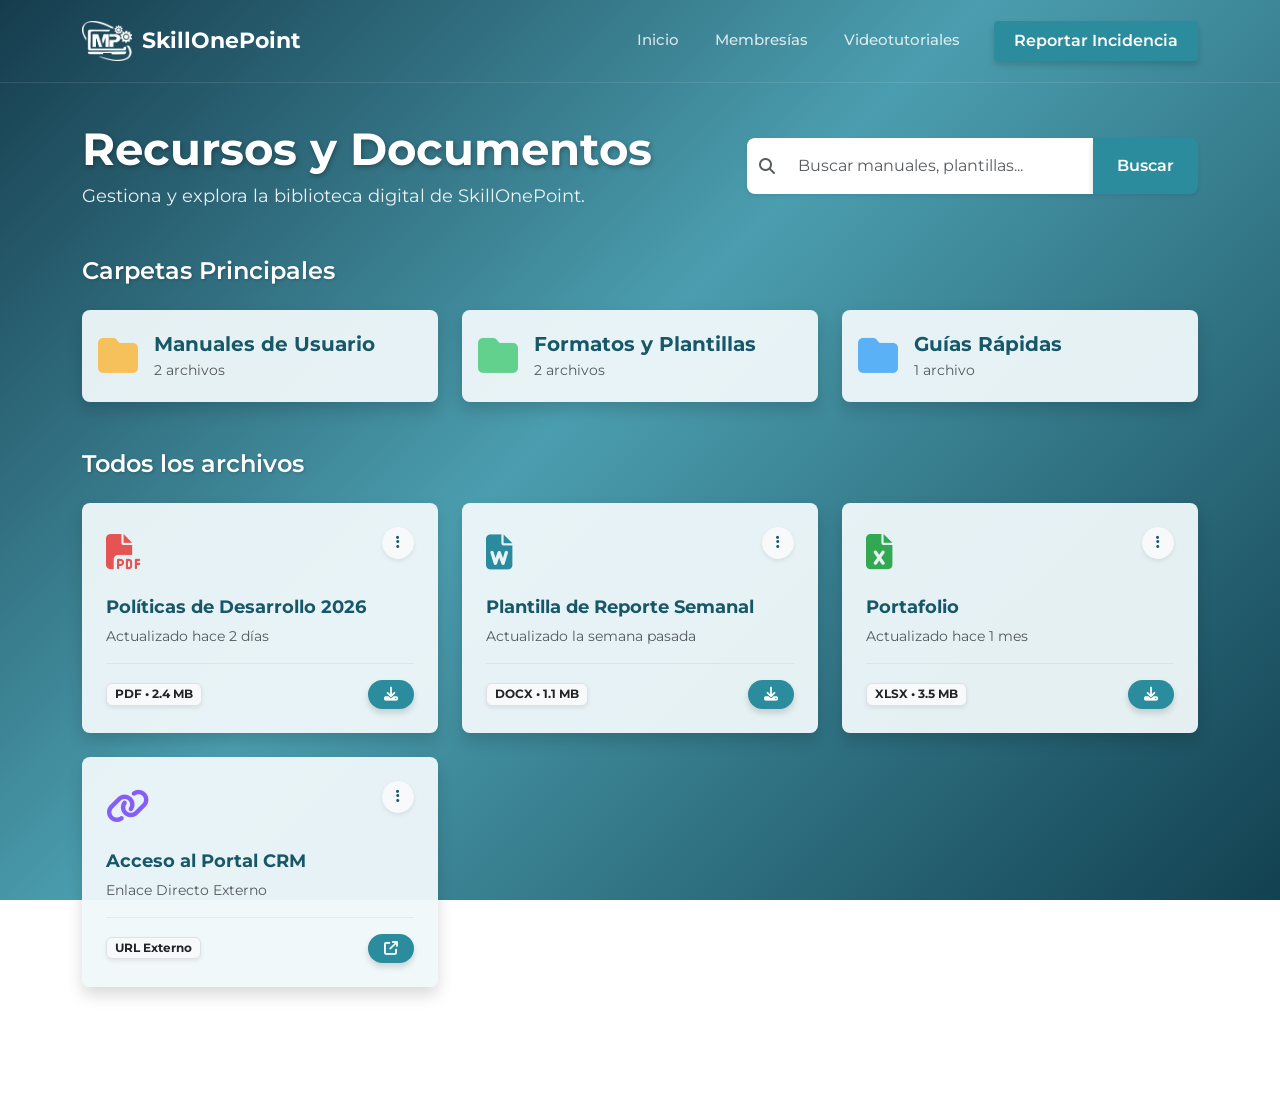
<file: documentos.html>
<!DOCTYPE html>
<html lang="es">

<head>
    <meta charset="UTF-8">
    <meta name="viewport" content="width=device-width, initial-scale=1.0">
    <title>Recursos - SkillOnePoint</title>

    <!-- Bootstrap 5 CSS -->
    <link href="https://cdn.jsdelivr.net/npm/bootstrap@5.3.3/dist/css/bootstrap.min.css" rel="stylesheet">

    <!-- Google Fonts -->
    <link rel="preconnect" href="https://fonts.googleapis.com">
    <link rel="preconnect" href="https://fonts.gstatic.com" crossorigin>
    <link href="https://fonts.googleapis.com/css2?family=Montserrat:wght@400;500;600;700&display=swap" rel="stylesheet">

    <!-- Font Awesome Icons -->
    <link rel="stylesheet" href="https://cdnjs.cloudflare.com/ajax/libs/font-awesome/6.4.0/css/all.min.css">

    <!-- Custom CSS -->
    <link rel="stylesheet" href="css/style.css">

    <!-- Favicon -->
    <link rel="icon" type="image/png" href="img/logo.png">
</head>

<body>
    <!-- Background overlay for depth -->
    <!-- Header / Navbar -->
    <nav class="navbar navbar-expand-lg">
        <div class="container">
            <a class="navbar-brand" href="index.html">
                <img src="img/logo.png" alt="SkillOnePoint Logo" class="navbar-logo">
                <span class="brand-text">SkillOnePoint</span>
            </a>
            <button class="navbar-toggler" type="button" data-bs-toggle="collapse" data-bs-target="#navbarContent"
                aria-controls="navbarContent" aria-expanded="false" aria-label="Toggle navigation">
                <span class="navbar-toggler-icon"></span>
            </button>
            <div class="collapse navbar-collapse justify-content-end" id="navbarContent">
                <ul class="navbar-nav align-items-lg-center">
                    <li class="nav-item">
                        <a class="nav-link" href="index.html">Inicio</a>
                    </li>

                    <li class="nav-item">
                        <a class="nav-link" href="membresias.html">Membresías</a>
                    </li>
                    <li class="nav-item">
                        <a class="nav-link" href="videotutoriales.html">Videotutoriales</a>
                    </li>
                    <!--  <li class="nav-item dropdown">
                        <a class="nav-link dropdown-toggle" href="#" id="navbarDropdownRecursos" role="button"
                            data-bs-toggle="dropdown" aria-expanded="false">
                            Recursos
                        </a>
                        <ul class="dropdown-menu shadow-sm" aria-labelledby="navbarDropdownRecursos">
                            <li><a class="dropdown-item" href="documentos.html">Documentos</a></li>
                            <li><a class="dropdown-item" href="videotutoriales.html">Video tutoriales</a></li>
                        </ul>
                    </li> -->
                    <!--<li class="nav-item">
                        <a class="nav-link" href="solicitudes.html">Solicitudes</a>
                    </li>
                    <li class="nav-item">
                        <a class="nav-link" href="equipo.html">Equipo</a>
                    </li> -->
                    <li class="nav-item ms-lg-3 mt-3 mt-lg-0">
                        <a href="reportar.html" class="btn btn-custom w-100">Reportar Incidencia</a>
                    </li>
                </ul>
            </div>
        </div>
    </nav>
    <main class="container mt-4 mb-5">
        <!-- Dashboard Header & Search -->
        <div class="row mb-5 align-items-center">
            <div class="col-md-7 mb-3 mb-md-0 pt-3">
                <h1
                    style="color: white; text-shadow: 1px 2px 5px rgba(0,0,0,0.3); font-weight: 700; font-size: 2.8rem; margin-bottom: 5px;">
                    Recursos y Documentos</h1>
                <p style="color: rgba(255,255,255, 0.9); font-size: 1.15rem; margin-bottom: 0;">Gestiona y explora la
                    biblioteca digital de SkillOnePoint.</p>
            </div>
            <div class="col-md-5 pt-3">
                <div class="input-group shadow-sm" style="border-radius: 8px; overflow: hidden;">
                    <span class="input-group-text bg-white border-0 text-muted" id="search-icon"><i
                            class="fa-solid fa-magnifying-glass"></i></span>
                    <input type="text" id="searchInput" class="form-control border-0 py-3"
                        placeholder="Buscar manuales, plantillas..." aria-label="Buscar" aria-describedby="search-icon">
                    <button class="btn btn-custom px-4" type="button">Buscar</button>
                </div>
            </div>
        </div>

        <!-- Categorías / Folders -->
        <div id="folders-section">
            <h4 class="mb-4" style="color: white; font-weight: 600; text-shadow: 1px 1px 3px rgba(0,0,0,0.2);">Carpetas
                Principales</h4>
            <div class="row g-4 mb-5">
                <!-- Folder 1 -->
                <div class="col-12 col-md-4">
                    <div class="card custom-card folder-card p-3 d-flex flex-row align-items-center"
                        data-folder="manuales" data-title="Manuales de Usuario" style="cursor: pointer;">
                        <div class="folder-icon me-3" style="color: #f6c05a; font-size: 2.5rem;">
                            <i class="fa-solid fa-folder"></i>
                        </div>
                        <div>
                            <h5 class="mb-1" style="font-weight: 700; color: var(--secondary-color);">Manuales de
                                Usuario</h5>
                            <p class="text-muted small mb-0">2 archivos</p>
                        </div>
                    </div>
                </div>
                <!-- Folder 2 -->
                <div class="col-12 col-md-4">
                    <div class="card custom-card folder-card p-3 d-flex flex-row align-items-center"
                        data-folder="formatos" data-title="Formatos y Plantillas" style="cursor: pointer;">
                        <div class="folder-icon me-3" style="color: #63d18e; font-size: 2.5rem;">
                            <i class="fa-solid fa-folder"></i>
                        </div>
                        <div>
                            <h5 class="mb-1" style="font-weight: 700; color: var(--secondary-color);">Formatos y
                                Plantillas</h5>
                            <p class="text-muted small mb-0">2 archivos</p>
                        </div>
                    </div>
                </div>
                <!-- Folder 3 -->
                <div class="col-12 col-md-4">
                    <div class="card custom-card folder-card p-3 d-flex flex-row align-items-center" data-folder="guias"
                        data-title="Guías Rápidas" style="cursor: pointer;">
                        <div class="folder-icon me-3" style="color: #5ab1f6; font-size: 2.5rem;">
                            <i class="fa-solid fa-folder"></i>
                        </div>
                        <div>
                            <h5 class="mb-1" style="font-weight: 700; color: var(--secondary-color);">Guías Rápidas</h5>
                            <p class="text-muted small mb-0">1 archivo</p>
                        </div>
                    </div>
                </div>
            </div>
        </div>

        <!-- Documentos Header -->
        <div class="d-flex justify-content-between align-items-center mb-4">
            <!-- Título Dinámico -->
            <div class="d-flex align-items-center">
                <a href="#" id="back-to-folders"
                    style="display: none; color: white; text-decoration: none; font-size: 1.2rem; margin-right: 15px; opacity: 0.8; transition: opacity 0.3s;"
                    onmouseover="this.style.opacity='1'" onmouseout="this.style.opacity='0.8'"><i
                        class="fa-solid fa-arrow-left-long"></i></a>
                <h4 id="files-section-title"
                    style="color: white; font-weight: 600; text-shadow: 1px 1px 3px rgba(0,0,0,0.2); margin: 0;">
                    Todos los archivos</h4>
            </div>
        </div>

        <!-- MASTER GRID PARA TODOS LOS ARCHIVOS -->
        <div class="row g-4" id="master-files-grid">

            <!-- ====== RECIENTES ====== -->
            <!-- File 1 -->
            <div class="col-12 col-md-6 col-lg-4 file-col default-recent">
                <div class="card custom-card p-4 h-100">
                    <div class="d-flex justify-content-between align-items-start mb-3">
                        <div class="file-icon" style="color: #e55353; font-size: 2.2rem;">
                            <i class="fa-solid fa-file-pdf"></i>
                        </div>
                        <button class="btn btn-sm btn-light rounded-circle shadow-sm"
                            style="color: var(--secondary-color); width: 32px; height: 32px;"><i
                                class="fa-solid fa-ellipsis-vertical"></i></button>
                    </div>
                    <h5 class="mb-2" style="font-weight: 700; color: var(--secondary-color); font-size: 1.15rem;">
                        Políticas de Desarrollo 2026</h5>
                    <p class="text-muted small mb-3">Actualizado hace 2 días</p>
                    <div class="mt-auto d-flex justify-content-between align-items-center pt-3 border-top"
                        style="border-color: rgba(0,0,0,0.05) !important;">
                        <span class="badge bg-light text-dark shadow-sm border" style="font-size: 0.75rem;">PDF • 2.4
                            MB</span>
                        <a href="#" class="btn btn-sm btn-custom rounded-pill px-3 py-1"><i
                                class="fa-solid fa-download"></i></a>
                    </div>
                </div>
            </div>

            <!-- File 2 -->
            <div class="col-12 col-md-6 col-lg-4 file-col default-recent">
                <div class="card custom-card p-4 h-100">
                    <div class="d-flex justify-content-between align-items-start mb-3">
                        <div class="file-icon" style="color: #2a8a9e; font-size: 2.2rem;">
                            <i class="fa-solid fa-file-word"></i>
                        </div>
                        <button class="btn btn-sm btn-light rounded-circle shadow-sm"
                            style="color: var(--secondary-color); width: 32px; height: 32px;"><i
                                class="fa-solid fa-ellipsis-vertical"></i></button>
                    </div>
                    <h5 class="mb-2" style="font-weight: 700; color: var(--secondary-color); font-size: 1.15rem;">
                        Plantilla de Reporte Semanal</h5>
                    <p class="text-muted small mb-3">Actualizado la semana pasada</p>
                    <div class="mt-auto d-flex justify-content-between align-items-center pt-3 border-top"
                        style="border-color: rgba(0,0,0,0.05) !important;">
                        <span class="badge bg-light text-dark shadow-sm border" style="font-size: 0.75rem;">DOCX • 1.1
                            MB</span>
                        <a href="#" class="btn btn-sm btn-custom rounded-pill px-3 py-1"><i
                                class="fa-solid fa-download"></i></a>
                    </div>
                </div>
            </div>

            <!-- File 3 -->
            <div class="col-12 col-md-6 col-lg-4 file-col default-recent">
                <div class="card custom-card p-4 h-100">
                    <div class="d-flex justify-content-between align-items-start mb-3">
                        <div class="file-icon" style="color: #33a852; font-size: 2.2rem;">
                            <i class="fa-solid fa-file-excel"></i>
                        </div>
                        <button class="btn btn-sm btn-light rounded-circle shadow-sm"
                            style="color: var(--secondary-color); width: 32px; height: 32px;"><i
                                class="fa-solid fa-ellipsis-vertical"></i></button>
                    </div>
                    <h5 class="mb-2" style="font-weight: 700; color: var(--secondary-color); font-size: 1.15rem;">
                        Portafolio</h5>
                    <p class="text-muted small mb-3">Actualizado hace 1 mes</p>
                    <div class="mt-auto d-flex justify-content-between align-items-center pt-3 border-top"
                        style="border-color: rgba(0,0,0,0.05) !important;">
                        <span class="badge bg-light text-dark shadow-sm border" style="font-size: 0.75rem;">XLSX • 3.5
                            MB</span>
                        <a href="https://utm-cdn-labcontenidos-htfaarehf2gcfycs.a01.azurefd.net/contenido/SkillOnePoint/recursos/descargables/Portafolio.xlsx"
                            class="btn btn-sm btn-custom rounded-pill px-3 py-1"><i
                                class="fa-solid fa-download"></i></a>
                    </div>
                </div>
            </div>

            <!-- File 4 -->
            <div class="col-12 col-md-6 col-lg-4 file-col default-recent">
                <div class="card custom-card p-4 h-100">
                    <div class="d-flex justify-content-between align-items-start mb-3">
                        <div class="file-icon" style="color: #845ef7; font-size: 2.2rem;">
                            <i class="fa-solid fa-link"></i>
                        </div>
                        <button class="btn btn-sm btn-light rounded-circle shadow-sm"
                            style="color: var(--secondary-color); width: 32px; height: 32px;"><i
                                class="fa-solid fa-ellipsis-vertical"></i></button>
                    </div>
                    <h5 class="mb-2" style="font-weight: 700; color: var(--secondary-color); font-size: 1.15rem;">Acceso
                        al Portal CRM</h5>
                    <p class="text-muted small mb-3">Enlace Directo Externo</p>
                    <div class="mt-auto d-flex justify-content-between align-items-center pt-3 border-top"
                        style="border-color: rgba(0,0,0,0.05) !important;">
                        <span class="badge bg-light text-dark shadow-sm border" style="font-size: 0.75rem;">URL
                            Externo</span>
                        <a href="#" class="btn btn-sm btn-custom rounded-pill px-3 py-1"><i
                                class="fa-solid fa-arrow-up-right-from-square"></i></a>
                    </div>
                </div>
            </div>

            <!-- ====== MANUALES ====== -->
            <!-- File -->
            <div class="col-12 col-md-6 col-lg-4 file-col folder-manuales" style="display: none;">
                <div class="card custom-card p-4 h-100">
                    <div class="d-flex justify-content-between align-items-start mb-3">
                        <div class="file-icon" style="color: #e55353; font-size: 2.2rem;"><i
                                class="fa-solid fa-file-pdf"></i></div>
                        <button class="btn btn-sm btn-light rounded-circle shadow-sm"><i
                                class="fa-solid fa-ellipsis-vertical"></i></button>
                    </div>
                    <h5 class="mb-2" style="font-weight: 700; color: var(--secondary-color); font-size: 1.15rem;">Manual
                        de Inducción Corporativa</h5>
                    <p class="text-muted small mb-3">Material oficial RH</p>
                    <div class="mt-auto d-flex justify-content-between align-items-center pt-3 border-top"
                        style="border-color: rgba(0,0,0,0.05) !important;">
                        <span class="badge bg-light text-dark shadow-sm border" style="font-size: 0.75rem;">PDF • 5.1
                            MB</span>
                        <a href="#" class="btn btn-sm btn-custom rounded-pill px-3 py-1"><i
                                class="fa-solid fa-download"></i></a>
                    </div>
                </div>
            </div>
            <!-- File -->
            <div class="col-12 col-md-6 col-lg-4 file-col folder-manuales" style="display: none;">
                <div class="card custom-card p-4 h-100">
                    <div class="d-flex justify-content-between align-items-start mb-3">
                        <div class="file-icon" style="color: #e55353; font-size: 2.2rem;"><i
                                class="fa-solid fa-file-pdf"></i></div>
                        <button class="btn btn-sm btn-light rounded-circle shadow-sm"><i
                                class="fa-solid fa-ellipsis-vertical"></i></button>
                    </div>
                    <h5 class="mb-2" style="font-weight: 700; color: var(--secondary-color); font-size: 1.15rem;">Manual
                        de Uso de Herramientas</h5>
                    <p class="text-muted small mb-3">Reglas y lineamientos TI</p>
                    <div class="mt-auto d-flex justify-content-between align-items-center pt-3 border-top"
                        style="border-color: rgba(0,0,0,0.05) !important;">
                        <span class="badge bg-light text-dark shadow-sm border" style="font-size: 0.75rem;">PDF • 2.8
                            MB</span>
                        <a href="#" class="btn btn-sm btn-custom rounded-pill px-3 py-1"><i
                                class="fa-solid fa-download"></i></a>
                    </div>
                </div>
            </div>

            <!-- ====== FORMATOS ====== -->
            <!-- File -->
            <div class="col-12 col-md-6 col-lg-4 file-col folder-formatos" style="display: none;">
                <div class="card custom-card p-4 h-100">
                    <div class="d-flex justify-content-between align-items-start mb-3">
                        <div class="file-icon" style="color: #2a8a9e; font-size: 2.2rem;"><i
                                class="fa-solid fa-file-word"></i></div>
                        <button class="btn btn-sm btn-light rounded-circle shadow-sm"><i
                                class="fa-solid fa-ellipsis-vertical"></i></button>
                    </div>
                    <h5 class="mb-2" style="font-weight: 700; color: var(--secondary-color); font-size: 1.15rem;">
                        Formato de Memoria Técnica</h5>
                    <p class="text-muted small mb-3">Para entregables de software</p>
                    <div class="mt-auto d-flex justify-content-between align-items-center pt-3 border-top"
                        style="border-color: rgba(0,0,0,0.05) !important;">
                        <span class="badge bg-light text-dark shadow-sm border" style="font-size: 0.75rem;">DOCX • 1.2
                            MB</span>
                        <a href="#" class="btn btn-sm btn-custom rounded-pill px-3 py-1"><i
                                class="fa-solid fa-download"></i></a>
                    </div>
                </div>
            </div>
            <!-- File -->
            <div class="col-12 col-md-6 col-lg-4 file-col folder-formatos" style="display: none;">
                <div class="card custom-card p-4 h-100">
                    <div class="d-flex justify-content-between align-items-start mb-3">
                        <div class="file-icon" style="color: #33a852; font-size: 2.2rem;"><i
                                class="fa-solid fa-file-excel"></i></div>
                        <button class="btn btn-sm btn-light rounded-circle shadow-sm"><i
                                class="fa-solid fa-ellipsis-vertical"></i></button>
                    </div>
                    <h5 class="mb-2" style="font-weight: 700; color: var(--secondary-color); font-size: 1.15rem;">
                        Presupuesto de Proyecto Base</h5>
                    <p class="text-muted small mb-3">Gastos y estimaciones</p>
                    <div class="mt-auto d-flex justify-content-between align-items-center pt-3 border-top"
                        style="border-color: rgba(0,0,0,0.05) !important;">
                        <span class="badge bg-light text-dark shadow-sm border" style="font-size: 0.75rem;">XLSX • 4.1
                            MB</span>
                        <a href="#" class="btn btn-sm btn-custom rounded-pill px-3 py-1"><i
                                class="fa-solid fa-download"></i></a>
                    </div>
                </div>
            </div>

            <!-- ====== GUIAS ====== -->
            <!-- File -->
            <div class="col-12 col-md-6 col-lg-4 file-col folder-guias" style="display: none;">
                <div class="card custom-card p-4 h-100">
                    <div class="d-flex justify-content-between align-items-start mb-3">
                        <div class="file-icon" style="color: #e55353; font-size: 2.2rem;"><i
                                class="fa-solid fa-file-pdf"></i></div>
                        <button class="btn btn-sm btn-light rounded-circle shadow-sm"><i
                                class="fa-solid fa-ellipsis-vertical"></i></button>
                    </div>
                    <h5 class="mb-2" style="font-weight: 700; color: var(--secondary-color); font-size: 1.15rem;">Guía
                        de Sobrevivencia SkillOnePoint</h5>
                    <p class="text-muted small mb-3">Pasos básicos de inicio</p>
                    <div class="mt-auto d-flex justify-content-between align-items-center pt-3 border-top"
                        style="border-color: rgba(0,0,0,0.05) !important;">
                        <span class="badge bg-light text-dark shadow-sm border" style="font-size: 0.75rem;">PDF • 1.9
                            MB</span>
                        <a href="#" class="btn btn-sm btn-custom rounded-pill px-3 py-1"><i
                                class="fa-solid fa-download"></i></a>
                    </div>
                </div>
            </div>
        </div>
    </main>

    <!-- Footer -->
    <footer class="footer">
        <div class="container pb-3">
            <span class="d-block d-md-inline mb-2 mb-md-0">Contacto: <a href="mailto:contacto@skillonepoint.com"
                    class="fw-bold" style="opacity: 1;">contacto@skillonepoint.com</a></span>
            <span class="footer-divider d-none d-md-inline">|</span>
            <a href="#">Políticas de Privacidad</a>
            <span class="footer-divider">|</span>
            <a href="#">Términos y Condiciones</a>
        </div>
    </footer>

    <!-- Bootstrap Bundle with Popper JS -->
    <script src="https://cdn.jsdelivr.net/npm/bootstrap@5.3.3/dist/js/bootstrap.bundle.min.js"></script>

    <!-- Custom JS -->
    <script src="js/main.js"></script>
</body>

</html>
</file>
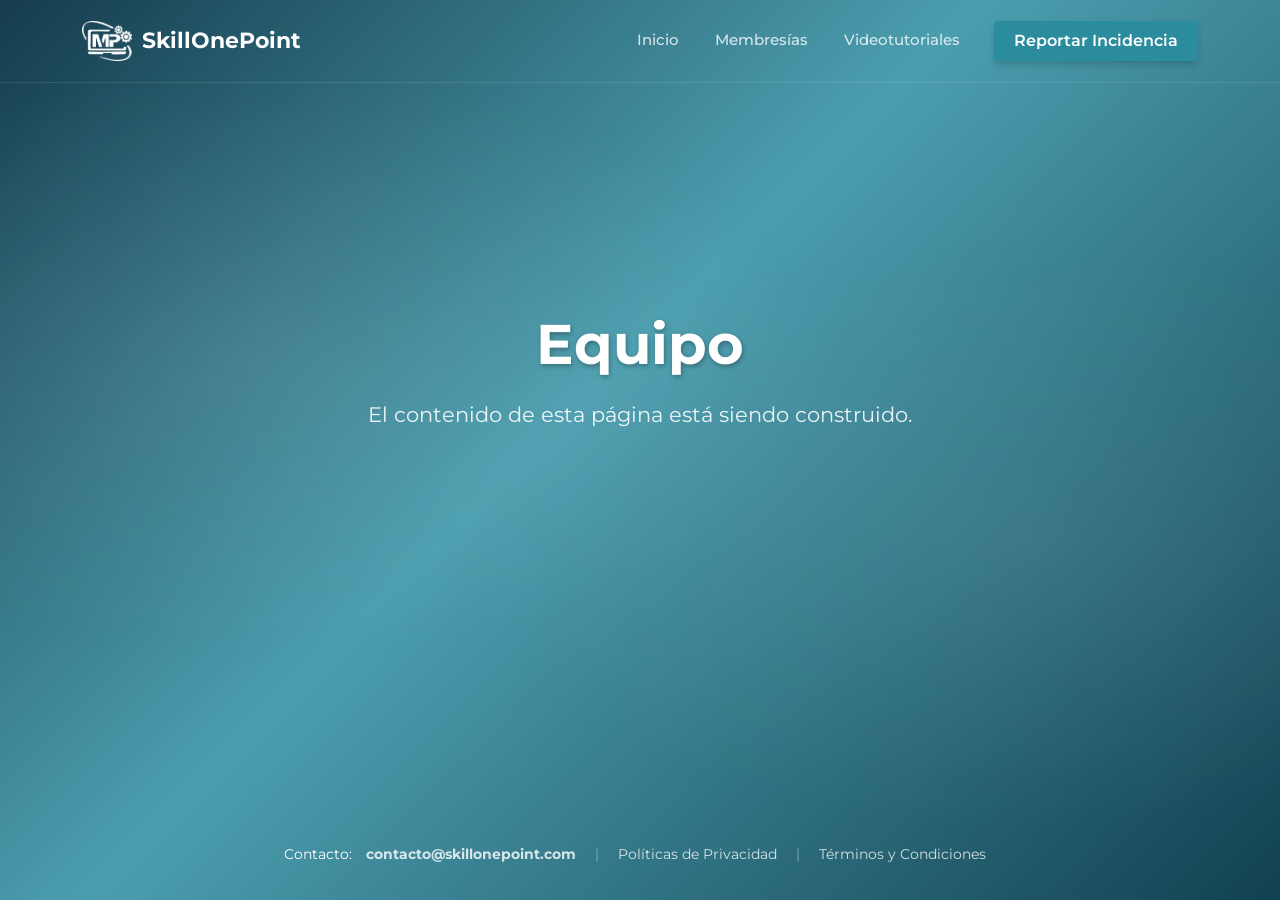
<file: equipo.html>
<!DOCTYPE html>
<html lang="es">

<head>
    <meta charset="UTF-8">
    <meta name="viewport" content="width=device-width, initial-scale=1.0">
    <title>Equipo - SkillOnePoint</title>

    <!-- Bootstrap 5 CSS -->
    <link href="https://cdn.jsdelivr.net/npm/bootstrap@5.3.3/dist/css/bootstrap.min.css" rel="stylesheet">

    <!-- Google Fonts -->
    <link rel="preconnect" href="https://fonts.googleapis.com">
    <link rel="preconnect" href="https://fonts.gstatic.com" crossorigin>
    <link href="https://fonts.googleapis.com/css2?family=Montserrat:wght@400;500;600;700&display=swap" rel="stylesheet">

    <!-- Font Awesome Icons -->
    <link rel="stylesheet" href="https://cdnjs.cloudflare.com/ajax/libs/font-awesome/6.4.0/css/all.min.css">

    <!-- Custom CSS -->
    <link rel="stylesheet" href="css/style.css">

    <!-- Favicon -->
    <link rel="icon" type="image/png" href="img/logo.png">
</head>

<body>
    <!-- Background overlay for depth -->
    <div class="bg-overlay"></div>

    <!-- Header / Navbar -->
    <nav class="navbar navbar-expand-lg">
        <div class="container">
            <a class="navbar-brand" href="index.html">
                <img src="img/logo.png" alt="SkillOnePoint Logo" class="navbar-logo">
                <span class="brand-text">SkillOnePoint</span>
            </a>
            <button class="navbar-toggler" type="button" data-bs-toggle="collapse" data-bs-target="#navbarContent"
                aria-controls="navbarContent" aria-expanded="false" aria-label="Toggle navigation">
                <span class="navbar-toggler-icon"></span>
            </button>
            <div class="collapse navbar-collapse justify-content-end" id="navbarContent">
                <ul class="navbar-nav align-items-lg-center">
                    <li class="nav-item">
                        <a class="nav-link" href="index.html">Inicio</a>
                    </li>

                    <li class="nav-item">
                        <a class="nav-link" href="membresias.html">Membresías</a>
                    </li>
                    <li class="nav-item">
                        <a class="nav-link" href="videotutoriales.html">Videotutoriales</a>
                    </li>
                    <!--  <li class="nav-item dropdown">
                        <a class="nav-link dropdown-toggle" href="#" id="navbarDropdownRecursos" role="button"
                            data-bs-toggle="dropdown" aria-expanded="false">
                            Recursos
                        </a>
                        <ul class="dropdown-menu shadow-sm" aria-labelledby="navbarDropdownRecursos">
                            <li><a class="dropdown-item" href="documentos.html">Documentos</a></li>
                            <li><a class="dropdown-item" href="videotutoriales.html">Video tutoriales</a></li>
                        </ul>
                    </li> -->
                    <!--<li class="nav-item">
                        <a class="nav-link" href="solicitudes.html">Solicitudes</a>
                    </li>
                    <li class="nav-item">
                        <a class="nav-link active" aria-current="page" href="equipo.html">Equipo</a>
                    </li> -->
                    <li class="nav-item ms-lg-3 mt-3 mt-lg-0">
                        <a href="reportar.html" class="btn btn-custom w-100">Reportar Incidencia</a>
                    </li>
                </ul>
            </div>
        </div>
    </nav>

    <main class="container mt-5 mb-5 text-center"
        style="min-height: 55vh; display:flex; align-items:center; justify-content:center; flex-direction:column;">
        <h1
            style="color: white; text-shadow: 1px 2px 5px rgba(0,0,0,0.3); font-weight: 700; font-size: 3.5rem; margin-bottom: 20px;">
            Equipo</h1>
        <p style="color: rgba(255,255,255, 0.9); font-size: 1.3rem;">El contenido de esta página está siendo construido.
        </p>
    </main>

    <!-- Footer -->
    <footer class="footer">
        <div class="container pb-3">
            <span class="d-block d-md-inline mb-2 mb-md-0">Contacto: <a href="mailto:contacto@skillonepoint.com"
                    class="fw-bold" style="opacity: 1;">contacto@skillonepoint.com</a></span>
            <span class="footer-divider d-none d-md-inline">|</span>
            <a href="#">Políticas de Privacidad</a>
            <span class="footer-divider">|</span>
            <a href="#">Términos y Condiciones</a>
        </div>
    </footer>

    <!-- Bootstrap Bundle with Popper JS -->
    <script src="https://cdn.jsdelivr.net/npm/bootstrap@5.3.3/dist/js/bootstrap.bundle.min.js"></script>

    <!-- Custom JS -->
    <script src="js/main.js"></script>
</body>

</html>
</file>
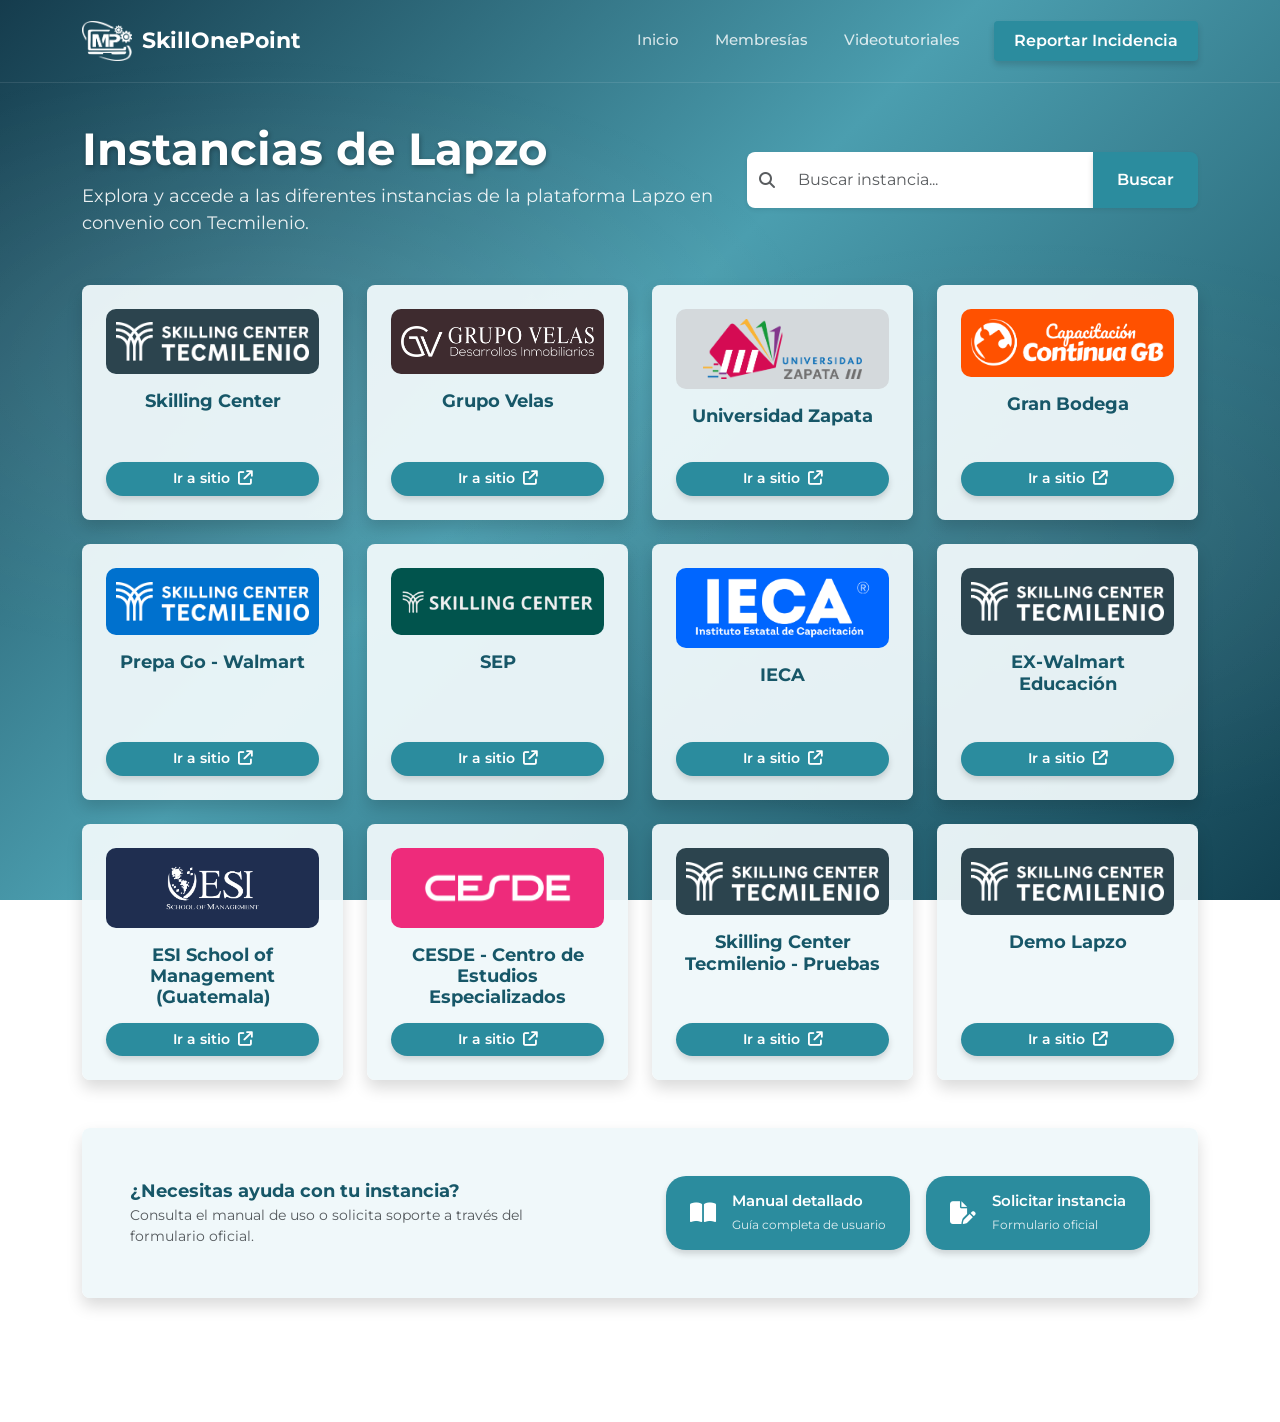
<file: instancias.html>
<!DOCTYPE html>
<html lang="es">

<head>
    <meta charset="UTF-8">
    <meta name="viewport" content="width=device-width, initial-scale=1.0">
    <title>Instancias personalizadas</title>

    <!-- Bootstrap 5 CSS -->
    <link href="https://cdn.jsdelivr.net/npm/bootstrap@5.3.3/dist/css/bootstrap.min.css" rel="stylesheet">

    <!-- Google Fonts -->
    <link rel="preconnect" href="https://fonts.googleapis.com">
    <link rel="preconnect" href="https://fonts.gstatic.com" crossorigin>
    <link href="https://fonts.googleapis.com/css2?family=Montserrat:wght@400;500;600;700&display=swap" rel="stylesheet">

    <!-- Font Awesome Icons -->
    <link rel="stylesheet" href="https://cdnjs.cloudflare.com/ajax/libs/font-awesome/6.4.0/css/all.min.css">

    <!-- Custom CSS -->
    <link rel="stylesheet" href="css/style.css">

    <!-- Favicon -->
    <link rel="icon" type="image/png" href="img/logo.png">
</head>

<body>
    <!-- Background overlay for depth -->
    <div class="bg-overlay"></div>

    <!-- Header / Navbar -->
    <nav class="navbar navbar-expand-lg">
        <div class="container">
            <a class="navbar-brand" href="index.html">
                <img src="img/logo.png" alt="SkillOnePoint Logo" class="navbar-logo">
                <span class="brand-text">SkillOnePoint</span>
            </a>
            <button class="navbar-toggler" type="button" data-bs-toggle="collapse" data-bs-target="#navbarContent"
                aria-controls="navbarContent" aria-expanded="false" aria-label="Toggle navigation">
                <span class="navbar-toggler-icon"></span>
            </button>
            <div class="collapse navbar-collapse justify-content-end" id="navbarContent">
                <ul class="navbar-nav align-items-lg-center">
                    <li class="nav-item">
                        <a class="nav-link" href="index.html">Inicio</a>
                    </li>

                    <li class="nav-item">
                        <a class="nav-link" href="membresias.html">Membresías</a>
                    </li>
                    <li class="nav-item">
                        <a class="nav-link" href="videotutoriales.html">Videotutoriales</a>
                    </li>
                    <!--  <li class="nav-item dropdown">
                        <a class="nav-link dropdown-toggle" href="#" id="navbarDropdownRecursos" role="button"
                            data-bs-toggle="dropdown" aria-expanded="false">
                            Recursos
                        </a>
                        <ul class="dropdown-menu shadow-sm" aria-labelledby="navbarDropdownRecursos">
                            <li><a class="dropdown-item" href="documentos.html">Documentos</a></li>
                            <li><a class="dropdown-item" href="videotutoriales.html">Video tutoriales</a></li>
                        </ul>
                    </li> -->
                    <!--<li class="nav-item">
                        <a class="nav-link" href="solicitudes.html">Solicitudes</a>
                    </li>
                    <li class="nav-item">
                        <a class="nav-link" href="equipo.html">Equipo</a>
                    </li> -->
                    <li class="nav-item ms-lg-3 mt-3 mt-lg-0">
                        <a href="reportar.html" class="btn btn-custom w-100">Reportar Incidencia</a>
                    </li>
                </ul>
            </div>
        </div>
    </nav>

    <!-- Main Container -->
    <main class="container mt-4 mb-5">

        <!-- Dashboard Header & Search -->
        <div class="row mb-5 align-items-center">
            <div class="col-md-7 mb-3 mb-md-0 pt-3">
                <h1
                    style="color: white; text-shadow: 1px 2px 5px rgba(0,0,0,0.3); font-weight: 700; font-size: 2.8rem; margin-bottom: 5px;">
                    Instancias de Lapzo</h1>
                <p style="color: rgba(255,255,255, 0.9); font-size: 1.15rem; margin-bottom: 0;">Explora y accede a las
                    diferentes instancias de la plataforma Lapzo en convenio con Tecmilenio.</p>
            </div>
            <div class="col-md-5 pt-3">
                <div class="input-group shadow-sm" style="border-radius: 8px; overflow: hidden;">
                    <span class="input-group-text bg-white border-0 text-muted" id="instancia-search-icon">
                        <i class="fa-solid fa-magnifying-glass"></i>
                    </span>
                    <input type="text" id="instanciaSearchInput" class="form-control border-0 py-3"
                        placeholder="Buscar instancia..." aria-label="Buscar instancia"
                        aria-describedby="instancia-search-icon">
                    <button class="btn btn-custom px-4" type="button"
                        onclick="document.getElementById('instanciaSearchInput').dispatchEvent(new Event('input'))">Buscar</button>
                </div>
            </div>
        </div>

        <!-- Sin resultados -->
        <div id="instancias-no-results" style="display: none;" class="text-center py-5">
            <i class="fa-solid fa-circle-xmark mb-3" style="font-size: 3rem; color: rgba(255,255,255,0.4);"></i>
            <p style="color: rgba(255,255,255,0.7); font-size: 1.1rem;">No se encontraron instancias con ese nombre.</p>
        </div>

        <div class="row g-4" id="instancias-grid">
            <!-- Instancia 1 -->
            <div class="col-12 col-sm-6 col-md-4 col-lg-3 instancia-col" data-name="Skilling Center">
                <div class="card custom-card text-center p-4 h-100">
                    <div class="mb-3 d-flex align-items-center justify-content-center"
                        style="height: 100px; background: #2c444e; border-radius: 10px; padding: 10px;">
                        <img src="img/Instancias/Logo_SkillingCenter.png" alt="Skilling Center"
                            style="max-height: 100%; max-width: 100%; object-fit: contain;">
                    </div>
                    <div class="card-body p-0 d-flex flex-column align-items-center h-100">
                        <h4 class="card-title-custom mb-3">Skilling Center</h4>
                        <a href="https://courses.skillingcenter.com/signin" target="_blank"
                            class="btn btn-custom btn-rounded mt-auto w-100">
                            Ir a sitio <i class="fa-solid fa-arrow-up-right-from-square ms-1"></i>
                        </a>
                    </div>
                </div>
            </div>
            <!-- Instancia 2 -->
            <div class="col-12 col-sm-6 col-md-4 col-lg-3 instancia-col" data-name="Grupo Velas">
                <div class="card custom-card text-center p-4 h-100">
                    <div class="mb-3 d-flex align-items-center justify-content-center"
                        style="height: 100px; background: #3E2B2F; border-radius: 10px; padding: 10px;">
                        <img src="img/Instancias/Logo_GrupoVelas.png" alt="Grupo Velas"
                            style="max-height: 100%; max-width: 100%; object-fit: contain;">
                    </div>
                    <div class="card-body p-0 d-flex flex-column align-items-center h-100">
                        <h4 class="card-title-custom mb-3">Grupo Velas</h4>
                        <a href="https://grupovelas.lapzo.app/signin" target="_blank"
                            class="btn btn-custom btn-rounded mt-auto w-100">
                            Ir a sitio <i class="fa-solid fa-arrow-up-right-from-square ms-1"></i>
                        </a>
                    </div>
                </div>
            </div>
            <!-- Instancia 3 -->
            <div class="col-12 col-sm-6 col-md-4 col-lg-3 instancia-col" data-name="Universidad Zapata">
                <div class="card custom-card text-center p-4 h-100">
                    <div class="mb-3 d-flex align-items-center justify-content-center"
                        style="height: 80px; background: #d4d9dc; border-radius: 10px; padding: 10px;">
                        <img src="img/Instancias/Logo_UniversidadZapata.png" alt="Universidad Zapata"
                            style="max-height: 100%; max-width: 100%; object-fit: contain;">
                    </div>
                    <div class="card-body p-0 d-flex flex-column align-items-center h-100">
                        <h4 class="card-title-custom mb-3">Universidad Zapata</h4>
                        <a href="https://universidadzapata.lapzo.app/signin" target="_blank"
                            class="btn btn-custom btn-rounded mt-auto w-100">
                            Ir a sitio <i class="fa-solid fa-arrow-up-right-from-square ms-1"></i>
                        </a>
                    </div>
                </div>
            </div>
            <!-- Instancia 4 -->
            <div class="col-12 col-sm-6 col-md-4 col-lg-3 instancia-col" data-name="Gran Bodega">
                <div class="card custom-card text-center p-4 h-100">
                    <div class="mb-3 d-flex align-items-center justify-content-center"
                        style="height: 100px; background: #FF5100; border-radius: 10px; padding: 10px;">
                        <img src="img/Instancias/Logo_GranBodega.png" alt="Gran Bodega"
                            style="max-height: 100%; max-width: 100%; object-fit: contain;">
                    </div>
                    <div class="card-body p-0 d-flex flex-column align-items-center h-100">
                        <h4 class="card-title-custom mb-3">Gran Bodega</h4>
                        <a href="https://capacitacioncontinuagb.lapzo.app/signin" target="_blank"
                            class="btn btn-custom btn-rounded mt-auto w-100">
                            Ir a sitio <i class="fa-solid fa-arrow-up-right-from-square ms-1"></i>
                        </a>
                    </div>
                </div>
            </div>
            <!-- Instancia 5 -->
            <div class="col-12 col-sm-6 col-md-4 col-lg-3 instancia-col" data-name="Prepa Go Walmart">
                <div class="card custom-card text-center p-4 h-100">
                    <div class="mb-3 d-flex align-items-center justify-content-center"
                        style="height: 100px; background: #0071CE; border-radius: 10px; padding: 10px;">
                        <img src="img/Instancias/Logo_SkillingCenter.png" alt="Skilling Center"
                            style="max-height: 100%; max-width: 100%; object-fit: contain;">
                    </div>
                    <div class="card-body p-0 d-flex flex-column align-items-center h-100">
                        <h4 class="card-title-custom mb-3">Prepa Go - Walmart</h4>
                        <a href="https://prepago.tecmilenio.mx/signin" target="_blank"
                            class="btn btn-custom btn-rounded mt-auto w-100">
                            Ir a sitio <i class="fa-solid fa-arrow-up-right-from-square ms-1"></i>
                        </a>
                    </div>
                </div>
            </div>
            <!-- Instancia 6 -->
            <div class="col-12 col-sm-6 col-md-4 col-lg-3 instancia-col" data-name="SEP">
                <div class="card custom-card text-center p-4 h-100">
                    <div class="mb-3 d-flex align-items-center justify-content-center"
                        style="height: 100px; background: #01544d; border-radius: 10px; padding: 10px;">
                        <img src="img/Instancias/Logo_SEP.png" alt="SEP"
                            style="max-height: 100%; max-width: 100%; object-fit: contain;">
                    </div>
                    <div class="card-body p-0 d-flex flex-column align-items-center h-100">
                        <h4 class="card-title-custom mb-3">SEP</h4>
                        <a href="https://educacionenlinea.lapzo.app/signin" target="_blank"
                            class="btn btn-custom btn-rounded mt-auto w-100">
                            Ir a sitio <i class="fa-solid fa-arrow-up-right-from-square ms-1"></i>
                        </a>
                    </div>
                </div>
            </div>
            <!-- Instancia 7 -->
            <div class="col-12 col-sm-6 col-md-4 col-lg-3 instancia-col" data-name="IECA">
                <div class="card custom-card text-center p-4 h-100">
                    <div class="mb-3 d-flex align-items-center justify-content-center"
                        style="height: 80px; background: #0066FF; border-radius: 10px; padding: 10px;">
                        <img src="img/Instancias/Logo_IECA.png" alt="IECA"
                            style="max-height: 100%; max-width: 100%; object-fit: contain;">
                    </div>
                    <div class="card-body p-0 d-flex flex-column align-items-center h-100">
                        <h4 class="card-title-custom mb-3">IECA</h4>
                        <a href="https://iecagto.lapzo.app/signin" target="_blank"
                            class="btn btn-custom btn-rounded mt-auto w-100">
                            Ir a sitio <i class="fa-solid fa-arrow-up-right-from-square ms-1"></i>
                        </a>
                    </div>
                </div>
            </div>
            <!-- Instancia 8 -->
            <div class="col-12 col-sm-6 col-md-4 col-lg-3 instancia-col" data-name="EX-Walmart Educación">
                <div class="card custom-card text-center p-4 h-100">
                    <div class="mb-3 d-flex align-items-center justify-content-center"
                        style="height: 100px; background: #2c444e; border-radius: 10px; padding: 10px;">
                        <img src="img/Instancias/Logo_SkillingCenter.png" alt="Skilling Center"
                            style="max-height: 100%; max-width: 100%; object-fit: contain;">
                    </div>
                    <div class="card-body p-0 d-flex flex-column align-items-center h-100">
                        <h4 class="card-title-custom mb-3">EX-Walmart Educación</h4>
                        <a href="https://educaciontecmilenio.mx/signin" target="_blank"
                            class="btn btn-custom btn-rounded mt-auto w-100">
                            Ir a sitio <i class="fa-solid fa-arrow-up-right-from-square ms-1"></i>
                        </a>
                    </div>
                </div>
            </div>
            <!-- Instancia 9 -->
            <div class="col-12 col-sm-6 col-md-4 col-lg-3 instancia-col" data-name="ESI School of Management Guatemala">
                <div class="card custom-card text-center p-4 h-100">
                    <div class="mb-3 d-flex align-items-center justify-content-center"
                        style="height: 80px; background: #1F2E50; border-radius: 10px; padding: 10px;">
                        <img src="img/Instancias/Logo_ESI.png" alt="ESI"
                            style="max-height: 100%; max-width: 100%; object-fit: contain;">
                    </div>
                    <div class="card-body p-0 d-flex flex-column align-items-center h-100">
                        <h4 class="card-title-custom mb-3">ESI School of Management (Guatemala)</h4>
                        <a href="https://cdcesi.lapzo.app/signin" target="_blank"
                            class="btn btn-custom btn-rounded mt-auto w-100">
                            Ir a sitio <i class="fa-solid fa-arrow-up-right-from-square ms-1"></i>
                        </a>
                    </div>
                </div>
            </div>
            <!-- Instancia 10 -->
            <div class="col-12 col-sm-6 col-md-4 col-lg-3 instancia-col" data-name="CESDE">
                <div class="card custom-card text-center p-4 h-100">
                    <div class="mb-3 d-flex align-items-center justify-content-center"
                        style="height: 80px; background: #EE2B7B; border-radius: 10px; padding: 10px;">
                        <img src="img/Instancias/Logo_CESDE.png" alt="CESDE"
                            style="max-height: 100%; max-width: 100%; object-fit: contain;">
                    </div>
                    <div class="card-body p-0 d-flex flex-column align-items-center h-100">
                        <h4 class="card-title-custom mb-3">CESDE - Centro de Estudios Especializados</h4>
                        <a href="https://liderazgopositivocesde.lapzo.app/signin" target="_blank"
                            class="btn btn-custom btn-rounded mt-auto w-100">
                            Ir a sitio <i class="fa-solid fa-arrow-up-right-from-square ms-1"></i>
                        </a>
                    </div>
                </div>
            </div>
            <!-- Instancia 11 -->
            <div class="col-12 col-sm-6 col-md-4 col-lg-3 instancia-col" data-name="Skilling Center Tecmilenio Pruebas">
                <div class="card custom-card text-center p-4 h-100">
                    <div class="mb-3 d-flex align-items-center justify-content-center"
                        style="height: 100px; background: #2c444e; border-radius: 10px; padding: 10px;">
                        <img src="img/Instancias/Logo_SkillingCenter.png" alt="Skilling Center"
                            style="max-height: 100%; max-width: 100%; object-fit: contain;">
                    </div>
                    <div class="card-body p-0 d-flex flex-column align-items-center h-100">
                        <h4 class="card-title-custom mb-3">Skilling Center Tecmilenio - Pruebas</h4>
                        <a href="https://competencias-tm.lapzo.app/signin" target="_blank"
                            class="btn btn-custom btn-rounded mt-auto w-100">
                            Ir a sitio <i class="fa-solid fa-arrow-up-right-from-square ms-1"></i>
                        </a>
                    </div>
                </div>
            </div>
            <!-- Instancia 12 -->
            <div class="col-12 col-sm-6 col-md-4 col-lg-3 instancia-col" data-name="Demo Lapzo">
                <div class="card custom-card text-center p-4 h-100">
                    <div class="mb-3 d-flex align-items-center justify-content-center"
                        style="height: 100px; background: #2c444e; border-radius: 10px; padding: 10px;">
                        <img src="img/Instancias/Logo_SkillingCenter.png" alt="Skilling Center"
                            style="max-height: 100%; max-width: 100%; object-fit: contain;">
                    </div>
                    <div class="card-body p-0 d-flex flex-column align-items-center h-100">
                        <h4 class="card-title-custom mb-3">Demo Lapzo</h4>
                        <a href="https://democdc.lapzo.app/signin" target="_blank"
                            class="btn btn-custom btn-rounded mt-auto w-100">
                            Ir a sitio <i class="fa-solid fa-arrow-up-right-from-square ms-1"></i>
                        </a>
                    </div>
                </div>
            </div>
        </div>
    </main>

    <!-- Sección de Recursos de Soporte -->
    <section class="container mb-5">
        <div class="card custom-card p-4 p-md-5">
            <div class="row align-items-center gy-4">
                <div class="col-lg-5 text-center text-lg-start">
                    <h3 class="card-title-custom mb-1">¿Necesitas ayuda con tu instancia?</h3>
                    <p class="text-muted small mb-0">Consulta el manual de uso o solicita soporte a través del
                        formulario oficial.</p>
                </div>
                <div
                    class="col-lg-7 d-flex flex-column flex-sm-row gap-3 justify-content-center justify-content-lg-end">
                    <!-- Botón Manual -->
                    <a href="https://utmedu.sharepoint.com/sites/Guiarapida_MP/SiteAssets/Forms/AllItems.aspx?id=%2Fsites%2FGuiarapida%5FMP%2FSiteAssets%2FSitePages%2FSolicitud%2Dde%2Dinstancias%2Dpersonalizadas%2FMANUAL%2D1%2EPDF&parent=%2Fsites%2FGuiarapida%5FMP%2FSiteAssets%2FSitePages%2FSolicitud%2Dde%2Dinstancias%2Dpersonalizadas"
                        target="_blank" class="btn btn-custom btn-rounded d-flex align-items-center gap-3"
                        style="padding: 14px 24px; font-size: 0.95rem; font-weight: 600; min-width: 220px; text-align: left;">
                        <i class="fa-solid fa-book-open fa-xl" style="flex-shrink: 0;"></i>
                        <span>Manual detallado<br><small
                                style="font-weight: 400; opacity: 0.85; font-size: 0.78rem;">Guía completa de
                                usuario</small></span>
                    </a>
                    <!-- Botón Formulario -->
                    <a href="https://forms.office.com/pages/responsepage.aspx?id=HZUOA_1u9UKEJ7q2Ms-AEBWqksZ6kVhJmD-YF-bd9H1UM084WjAxV0QyMzc4OTREU1RLODE5MDhHVi4u&origin=lprLink&route=shorturl"
                        target="_blank" class="btn btn-custom btn-rounded d-flex align-items-center gap-3"
                        style="padding: 14px 24px; font-size: 0.95rem; font-weight: 600; min-width: 220px; text-align: left;">
                        <i class="fa-solid fa-file-pen fa-xl" style="flex-shrink: 0;"></i>
                        <span>Solicitar instancia<br><small
                                style="font-weight: 400; opacity: 0.85; font-size: 0.78rem;">Formulario
                                oficial</small></span>
                    </a>
                </div>
            </div>
        </div>
    </section>


    <!-- Footer -->
    <footer class="footer">
        <div class="container pb-3">
            <span class="d-block d-md-inline mb-2 mb-md-0">Contacto: <a href="mailto:contacto@skillonepoint.com"
                    class="fw-bold" style="opacity: 1;">contacto@skillonepoint.com</a></span>
            <span class="footer-divider d-none d-md-inline">|</span>
            <a href="#">Políticas de Privacidad</a>
            <span class="footer-divider">|</span>
            <a href="#">Términos y Condiciones</a>
        </div>
    </footer>

    <!-- Bootstrap Bundle with Popper JS -->
    <script src="https://cdn.jsdelivr.net/npm/bootstrap@5.3.3/dist/js/bootstrap.bundle.min.js"></script>

    <!-- Custom JS -->
    <script src="js/main.js"></script>
</body>

</html>
</file>
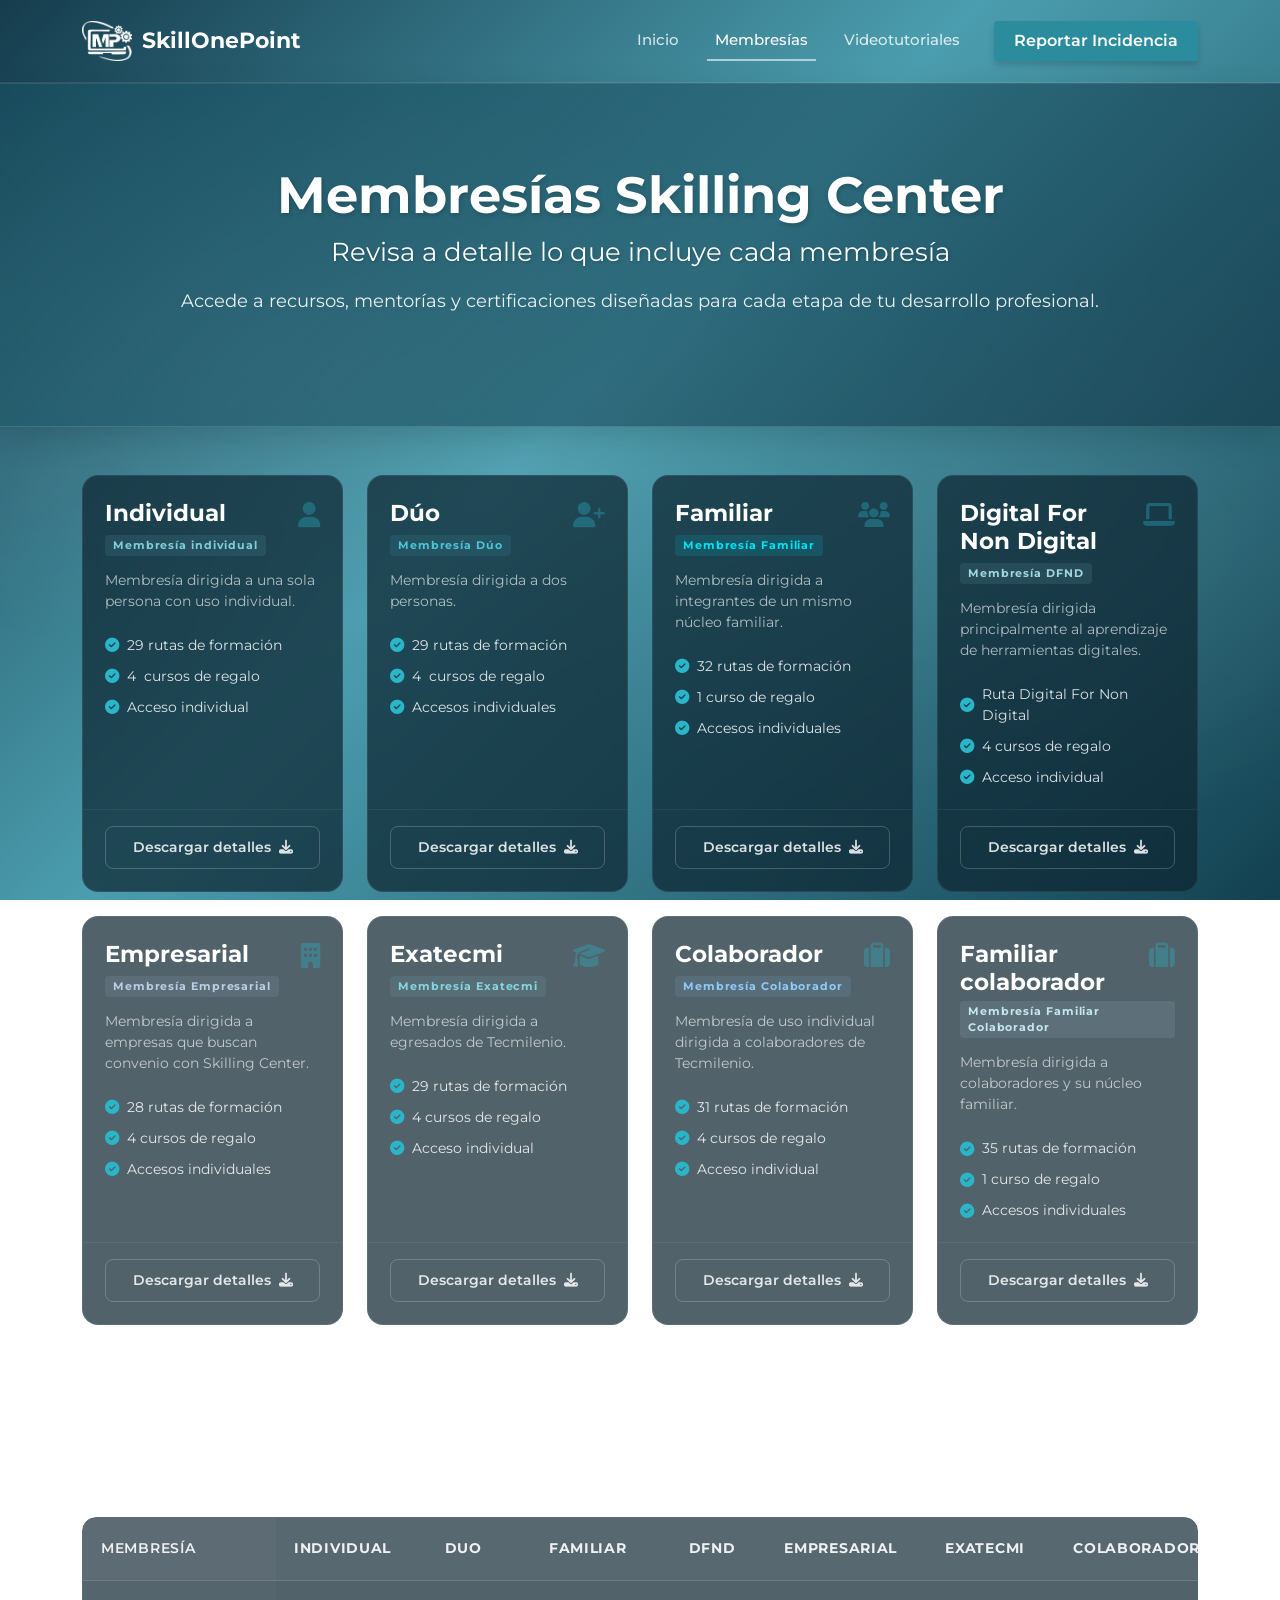
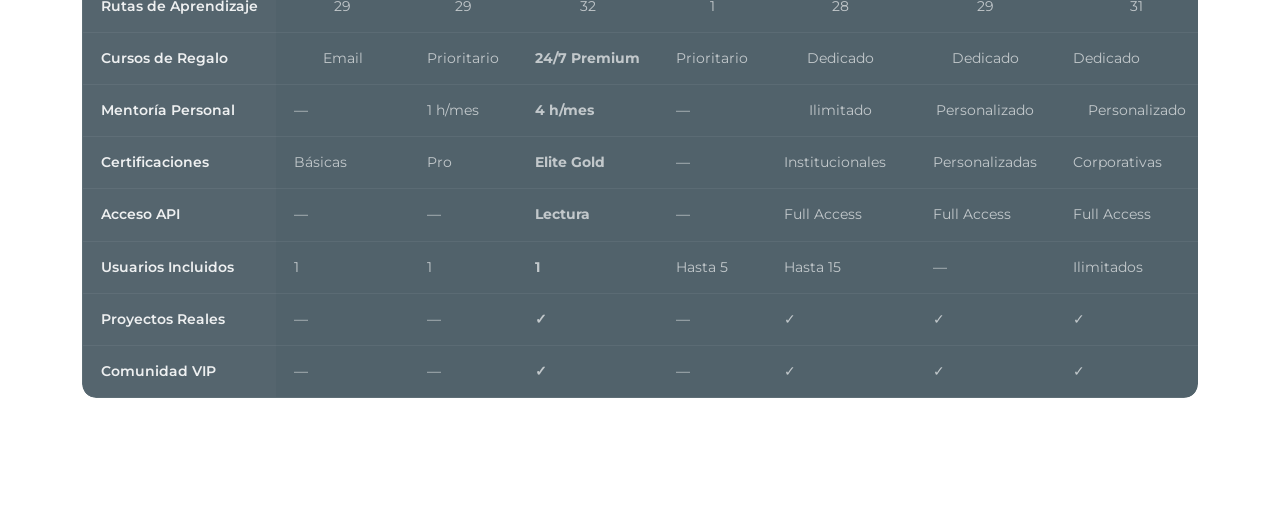
<file: membrecias.html>
<!DOCTYPE html>
<html lang="es">

<head>
    <meta charset="UTF-8">
    <meta name="viewport" content="width=device-width, initial-scale=1.0">
    <title>Membrecías - SkillOnePoint</title>
    <meta name="description"
        content="Elige la membrecía SkillOnePoint que mejor se adapte a tus metas de aprendizaje y desarrollo profesional.">

    <!-- Bootstrap 5 CSS -->
    <link href="https://cdn.jsdelivr.net/npm/bootstrap@5.3.3/dist/css/bootstrap.min.css" rel="stylesheet">

    <!-- Google Fonts -->
    <link rel="preconnect" href="https://fonts.googleapis.com">
    <link rel="preconnect" href="https://fonts.gstatic.com" crossorigin>
    <link href="https://fonts.googleapis.com/css2?family=Montserrat:wght@400;500;600;700&display=swap" rel="stylesheet">

    <!-- Font Awesome Icons -->
    <link rel="stylesheet" href="https://cdnjs.cloudflare.com/ajax/libs/font-awesome/6.4.0/css/all.min.css">

    <!-- Custom CSS -->
    <link rel="stylesheet" href="css/style.css">

    <!-- Favicon -->
    <link rel="icon" type="image/png" href="img/logo.png">
</head>

<body>
    <!-- Background overlay for depth -->
    <div class="bg-overlay"></div>

    <!-- Header / Navbar -->
    <nav class="navbar navbar-expand-lg">
        <div class="container">
            <a class="navbar-brand" href="index.html">
                <img src="img/logo.png" alt="SkillOnePoint Logo" class="navbar-logo">
                <span class="brand-text">SkillOnePoint</span>
            </a>
            <button class="navbar-toggler" type="button" data-bs-toggle="collapse" data-bs-target="#navbarContent"
                aria-controls="navbarContent" aria-expanded="false" aria-label="Toggle navigation">
                <span class="navbar-toggler-icon"></span>
            </button>
            <div class="collapse navbar-collapse justify-content-end" id="navbarContent">
                <ul class="navbar-nav align-items-lg-center">
                    <li class="nav-item">
                        <a class="nav-link" href="index.html">Inicio</a>
                    </li>

                    <li class="nav-item">
                        <a class="nav-link active" aria-current="page" href="membrecias.html">Membresías</a>
                    </li>
                    <li class="nav-item">
                        <a class="nav-link" href="videotutoriales.html">Videotutoriales</a>
                    </li>
                    <!--  <li class="nav-item dropdown">
                        <a class="nav-link dropdown-toggle" href="#" id="navbarDropdownRecursos" role="button"
                            data-bs-toggle="dropdown" aria-expanded="false">
                            Recursos
                        </a>
                        <ul class="dropdown-menu shadow-sm" aria-labelledby="navbarDropdownRecursos">
                            <li><a class="dropdown-item" href="documentos.html">Documentos</a></li>
                            <li><a class="dropdown-item" href="videotutoriales.html">Video tutoriales</a></li>
                        </ul>
                    </li> -->
                    <!--<li class="nav-item">
                        <a class="nav-link" href="solicitudes.html">Solicitudes</a>
                    </li>
                    <li class="nav-item">
                        <a class="nav-link" href="equipo.html">Equipo</a>
                    </li> -->
                    <li class="nav-item ms-lg-3 mt-3 mt-lg-0">
                        <a href="reportar.html" class="btn btn-custom w-100">Reportar Incidencia</a>
                    </li>
                </ul>
            </div>
        </div>
    </nav>

    <main class="container-fluid px-0 mb-5">

        <!-- Hero Section -->
        <div class="hero-section mb-5">
            <div class="container">
                <h1 class="hero-title">Membresías Skilling Center</h1>
                <p class="hero-subtitle">Revisa a detalle lo que incluye cada membresía</p>
                <p class="hero-desc">Accede a recursos, mentorías y certificaciones diseñadas para cada etapa de tu
                    desarrollo profesional.</p>
            </div>
        </div>

        <div class="container">

            <!-- ===================== MEMBERSHIP CARDS ===================== -->
            <!-- Para agregar más tarjetas: duplica un bloque .col-12.col-md-6.col-lg-3 y ajusta el contenido -->
            <div class="row g-4 mb-5" id="membership-grid">

                <!-- ── Tarjeta 1: Starter ── -->
                <div class="col-12 col-md-6 col-lg-3">
                    <div class="membership-card d-flex flex-column h-100">
                        <div class="membership-card-body flex-grow-1">
                            <div class="d-flex justify-content-between align-items-start">
                                <h3 class="membership-name">Individual</h3>
                                <i class="fa-solid fa-user membership-icon-tag"></i>
                            </div>
                            <span class="membership-level level-starter">Membresía individual</span>
                            <p class="membership-desc">Membresía dirigida a una sola persona con uso individual.</p>
                            <ul class="membership-features">
                                <li><i class="fa-solid fa-circle-check"></i> 29 rutas de formación
                                </li>
                                <li><i class="fa-solid fa-circle-check"></i> 4  cursos de regalo
                                </li>
                                <li><i class="fa-solid fa-circle-check"></i> Acceso individual</li>
                            </ul>
                        </div>
                        <div class="membership-card-footer d-flex">
                            <a href="#comparison-table" class="btn btn-membership w-100">Descargar
                                detalles&nbsp;&nbsp;<i class="fa-solid fa-download"></i></a>
                        </div>
                    </div>
                </div>

                <!-- ── Tarjeta 2: Pro ── -->
                <div class="col-12 col-md-6 col-lg-3">
                    <div class="membership-card d-flex flex-column h-100">
                        <div class="membership-card-body flex-grow-1">
                            <div class="d-flex justify-content-between align-items-start">
                                <h3 class="membership-name">Dúo</h3>
                                <i class="fa-solid fa-user-plus membership-icon-tag"></i>
                            </div>
                            <span class="membership-level level-pro">Membresía Dúo</span>
                            <p class="membership-desc">Membresía dirigida a dos personas.</p>
                            <ul class="membership-features">
                                <li><i class="fa-solid fa-circle-check"></i> 29 rutas de formación</li>
                                <li><i class="fa-solid fa-circle-check"></i> 4  cursos de regalo</li>
                                <li><i class="fa-solid fa-circle-check"></i> Accesos individuales</li>
                            </ul>
                        </div>
                        <div class="membership-card-footer d-flex">
                            <a href="#comparison-table" class="btn btn-membership w-100">Descargar
                                detalles&nbsp;&nbsp;<i class="fa-solid fa-download"></i></a>
                        </div>
                    </div>
                </div>

                <!-- ── Tarjeta 3: Elite ── -->
                <div class="col-12 col-md-6 col-lg-3">
                    <div class="membership-card d-flex flex-column h-100">
                        <div class="membership-card-body flex-grow-1">
                            <div class="d-flex justify-content-between align-items-start">
                                <h3 class="membership-name">Familiar</h3>
                                <i class="fa-solid fa-users membership-icon-tag"></i>
                            </div>
                            <span class="membership-level level-elite">Membresía Familiar</span>
                            <p class="membership-desc">Membresía dirigida a integrantes de un mismo núcleo familiar.
                            </p>
                            <ul class="membership-features">
                                <li><i class="fa-solid fa-circle-check"></i> 32 rutas de formación</li>
                                <li><i class="fa-solid fa-circle-check"></i> 1 curso de regalo</li>
                                <li><i class="fa-solid fa-circle-check"></i> Accesos individuales</li>
                            </ul>
                        </div>
                        <div class="membership-card-footer d-flex">
                            <a href="#comparison-table" class="btn btn-membership w-100">Descargar
                                detalles&nbsp;&nbsp;<i class="fa-solid fa-download"></i></a>
                        </div>
                    </div>
                </div>

                <!-- ── Tarjeta 4: Business ── -->
                <div class="col-12 col-md-6 col-lg-3">
                    <div class="membership-card d-flex flex-column h-100">
                        <div class="membership-card-body flex-grow-1">
                            <div class="d-flex justify-content-between align-items-start">
                                <h3 class="membership-name">Digital For Non Digital</h3>
                                <i class="fa-solid fa-laptop membership-icon-tag"></i>
                            </div>
                            <span class="membership-level level-business">Membresía DFND</span>
                            <p class="membership-desc">Membresía dirigida principalmente al aprendizaje de herramientas
                                digitales.</p>
                            <ul class="membership-features">
                                <li><i class="fa-solid fa-circle-check"></i> Ruta Digital For Non Digital</li>
                                <li><i class="fa-solid fa-circle-check"></i> 4 cursos de regalo</li>
                                <li><i class="fa-solid fa-circle-check"></i> Acceso individual</li>
                            </ul>
                        </div>
                        <div class="membership-card-footer d-flex">
                            <a href="#comparison-table" class="btn btn-membership w-100">Descargar
                                detalles&nbsp;&nbsp;<i class="fa-solid fa-download"></i></a>
                        </div>
                    </div>
                </div>

                <!-- ── Tarjeta 5: Platinum ── -->
                <div class="col-12 col-md-6 col-lg-3">
                    <div class="membership-card d-flex flex-column h-100">
                        <div class="membership-card-body flex-grow-1">
                            <div class="d-flex justify-content-between align-items-start">
                                <h3 class="membership-name">Empresarial</h3>
                                <i class="fa-solid fa-building membership-icon-tag"></i>
                            </div>
                            <span class="membership-level level-platinum">Membresía Empresarial</span>
                            <p class="membership-desc">Membresía dirigida a empresas que buscan convenio con Skilling
                                Center.
                            </p>
                            <ul class="membership-features">
                                <li><i class="fa-solid fa-circle-check"></i> 28 rutas de formación</li>
                                <li><i class="fa-solid fa-circle-check"></i> 4 cursos de regalo</li>
                                <li><i class="fa-solid fa-circle-check"></i> Accesos individuales</li>
                            </ul>
                        </div>
                        <div class="membership-card-footer d-flex">
                            <a href="#comparison-table" class="btn btn-membership w-100">Descargar
                                detalles&nbsp;&nbsp;<i class="fa-solid fa-download"></i></a>
                        </div>
                    </div>
                </div>

                <!-- ── Tarjeta 6: Mastery ── -->
                <div class="col-12 col-md-6 col-lg-3">
                    <div class="membership-card d-flex flex-column h-100">
                        <div class="membership-card-body flex-grow-1">
                            <div class="d-flex justify-content-between align-items-start">
                                <h3 class="membership-name">Exatecmi</h3>
                                <i class="fa-solid fa-graduation-cap membership-icon-tag"></i>
                            </div>
                            <span class="membership-level level-mastery">Membresía Exatecmi</span>
                            <p class="membership-desc">Membresía dirigida a egresados de Tecmilenio.
                            </p>
                            <ul class="membership-features">
                                <li><i class="fa-solid fa-circle-check"></i> 29 rutas de formación</li>
                                <li><i class="fa-solid fa-circle-check"></i> 4 cursos de regalo</li>
                                <li><i class="fa-solid fa-circle-check"></i> Acceso individual</li>
                            </ul>
                        </div>
                        <div class="membership-card-footer d-flex">
                            <a href="#comparison-table" class="btn btn-membership w-100">Descargar
                                detalles&nbsp;&nbsp;<i class="fa-solid fa-download"></i></a>
                        </div>
                    </div>
                </div>

                <!-- ── Tarjeta 7: Enterprise ── -->
                <div class="col-12 col-md-6 col-lg-3">
                    <div class="membership-card d-flex flex-column h-100">
                        <div class="membership-card-body flex-grow-1">
                            <div class="d-flex justify-content-between align-items-start">
                                <h3 class="membership-name">Colaborador</h3>
                                <i class="fa-solid fa-suitcase membership-icon-tag"></i>
                            </div>
                            <span class="membership-level level-enterprise">Membresía Colaborador</span>
                            <p class="membership-desc">Membresía de uso individual dirigida a colaboradores de
                                Tecmilenio.</p>
                            <ul class="membership-features">
                                <li><i class="fa-solid fa-circle-check"></i> 31 rutas de formación</li>
                                <li><i class="fa-solid fa-circle-check"></i> 4 cursos de regalo</li>
                                <li><i class="fa-solid fa-circle-check"></i> Acceso individual</li>
                            </ul>
                        </div>
                        <div class="membership-card-footer d-flex">
                            <a href="#comparison-table" class="btn btn-membership w-100">Descargar
                                detalles&nbsp;&nbsp;<i class="fa-solid fa-download"></i></a>
                        </div>
                    </div>
                </div>

                <!-- ── Tarjeta 8: Lifetime ── -->
                <div class="col-12 col-md-6 col-lg-3">
                    <div class="membership-card d-flex flex-column h-100">
                        <div class="membership-card-body flex-grow-1">
                            <div class="d-flex justify-content-between align-items-start">
                                <h3 class="membership-name">Familiar colaborador</h3>
                                <i class="fa-solid fa-suitcase membership-icon-tag"></i>
                            </div>
                            <span class="membership-level level-lifetime">Membresía Familiar Colaborador</span>
                            <p class="membership-desc">Membresía dirigida a colaboradores y su núcleo familiar.</p>
                            <ul class="membership-features">
                                <li><i class="fa-solid fa-circle-check"></i> 35 rutas de formación</li>
                                <li><i class="fa-solid fa-circle-check"></i> 1 curso de regalo</li>
                                <li><i class="fa-solid fa-circle-check"></i> Accesos individuales</li>
                            </ul>
                        </div>
                        <div class="membership-card-footer d-flex">
                            <a href="#comparison-table" class="btn btn-membership w-100">Descargar
                                detalles&nbsp;&nbsp;<i class="fa-solid fa-download"></i></a>
                        </div>
                    </div>
                </div>

            </div>
            <!-- /membership-grid -->

            <!-- ===================== COMPARISON TABLE ===================== -->
            <section id="comparison-table" class="comparison-section">
                <div class="text-center mb-4">
                    <h2 class="comparison-title">Compara las capacidades</h2>
                    <p class="comparison-subtitle">Análisis detallado de características por nivel de membrecía</p>
                </div>

                <div class="comparison-table-wrapper">
                    <table class="comparison-table">
                        <thead>
                            <tr>
                                <th class="col-feature">MEMBRESÍA</th>
                                <th style="text-align: center;">INDIVIDUAL</th>
                                <th style="text-align: center;">DUO</th>
                                <th style="text-align: center;">FAMILIAR</th>
                                <th style="text-align: center;">DFND</th>
                                <th style="text-align: center;">EMPRESARIAL</th>
                                <th style="text-align: center;">EXATECMI</th>
                                <th style="text-align: center;">COLABORADOR</th>
                                <th style="text-align: center;">FAMILIAR COLABORADOR</th>
                            </tr>
                        </thead>
                        <tbody>
                            <tr>
                                <td class="col-feature">Rutas de Aprendizaje</td>
                                <td align="center">29</td>
                                <td align="center">29</td>
                                <td align="center">32</td>
                                <td align="center">1</td>
                                <td align="center">28</td>
                                <td align="center">29</td>
                                <td align="center">31</td>
                                <td align="center">35</td>
                            </tr>
                            <tr>
                                <td class="col-feature">Cursos de Regalo</td>
                                <td align="center">Email</td>
                                <td align="center">Prioritario</td>
                                <td align="center"><strong>24/7 Premium</strong></td>
                                <td align="center">Prioritario</td>
                                <td align="center">Dedicado</td>
                                <td align="center">Dedicado</td>
                                <td>Dedicado</td>
                                <td>Email</td>
                            </tr>
                            <tr>
                                <td class="col-feature">Mentoría Personal</td>
                                <td>—</td>
                                <td>1 h/mes</td>
                                <td><strong>4 h/mes</strong></td>
                                <td>—</td>
                                <td align="center">Ilimitado</td>
                                <td align="center">Personalizado</td>
                                <td align="center">Personalizado</td>
                                <td>—</td>
                            </tr>
                            <tr>
                                <td class="col-feature">Certificaciones</td>
                                <td>Básicas</td>
                                <td>Pro</td>
                                <td><strong>Elite Gold</strong></td>
                                <td>—</td>
                                <td>Institucionales</td>
                                <td>Personalizadas</td>
                                <td>Corporativas</td>
                                <td>Básicas</td>
                            </tr>
                            <tr>
                                <td class="col-feature">Acceso API</td>
                                <td>—</td>
                                <td>—</td>
                                <td><strong>Lectura</strong></td>
                                <td>—</td>
                                <td>Full Access</td>
                                <td>Full Access</td>
                                <td>Full Access</td>
                                <td>—</td>
                            </tr>
                            <tr>
                                <td class="col-feature">Usuarios Incluidos</td>
                                <td>1</td>
                                <td>1</td>
                                <td><strong>1</strong></td>
                                <td>Hasta 5</td>
                                <td>Hasta 15</td>
                                <td>—</td>
                                <td>Ilimitados</td>
                                <td>1</td>
                            </tr>
                            <tr>
                                <td class="col-feature">Proyectos Reales</td>
                                <td>—</td>
                                <td>—</td>
                                <td><strong>✓</strong></td>
                                <td>—</td>
                                <td>✓</td>
                                <td>✓</td>
                                <td>✓</td>
                                <td>—</td>
                            </tr>
                            <tr>
                                <td class="col-feature">Comunidad VIP</td>
                                <td>—</td>
                                <td>—</td>
                                <td><strong>✓</strong></td>
                                <td>—</td>
                                <td>✓</td>
                                <td>✓</td>
                                <td>✓</td>
                                <td>✓</td>
                            </tr>
                        </tbody>
                    </table>
                </div>
            </section>
            <!-- /comparison-section -->

        </div>
    </main>

    <!-- Footer -->
    <footer class="footer">
        <div class="container pb-3">
            <span class="d-block d-md-inline mb-2 mb-md-0">Contacto: <a href="mailto:contacto@skillonepoint.com"
                    class="fw-bold" style="opacity: 1;">contacto@skillonepoint.com</a></span>
            <span class="footer-divider d-none d-md-inline">|</span>
            <a href="#">Políticas de Privacidad</a>
            <span class="footer-divider">|</span>
            <a href="#">Términos y Condiciones</a>
        </div>
    </footer>

    <!-- Bootstrap Bundle with Popper JS -->
    <script src="https://cdn.jsdelivr.net/npm/bootstrap@5.3.3/dist/js/bootstrap.bundle.min.js"></script>

    <!-- Custom JS -->
    <script src="js/main.js"></script>
</body>

</html>
</file>
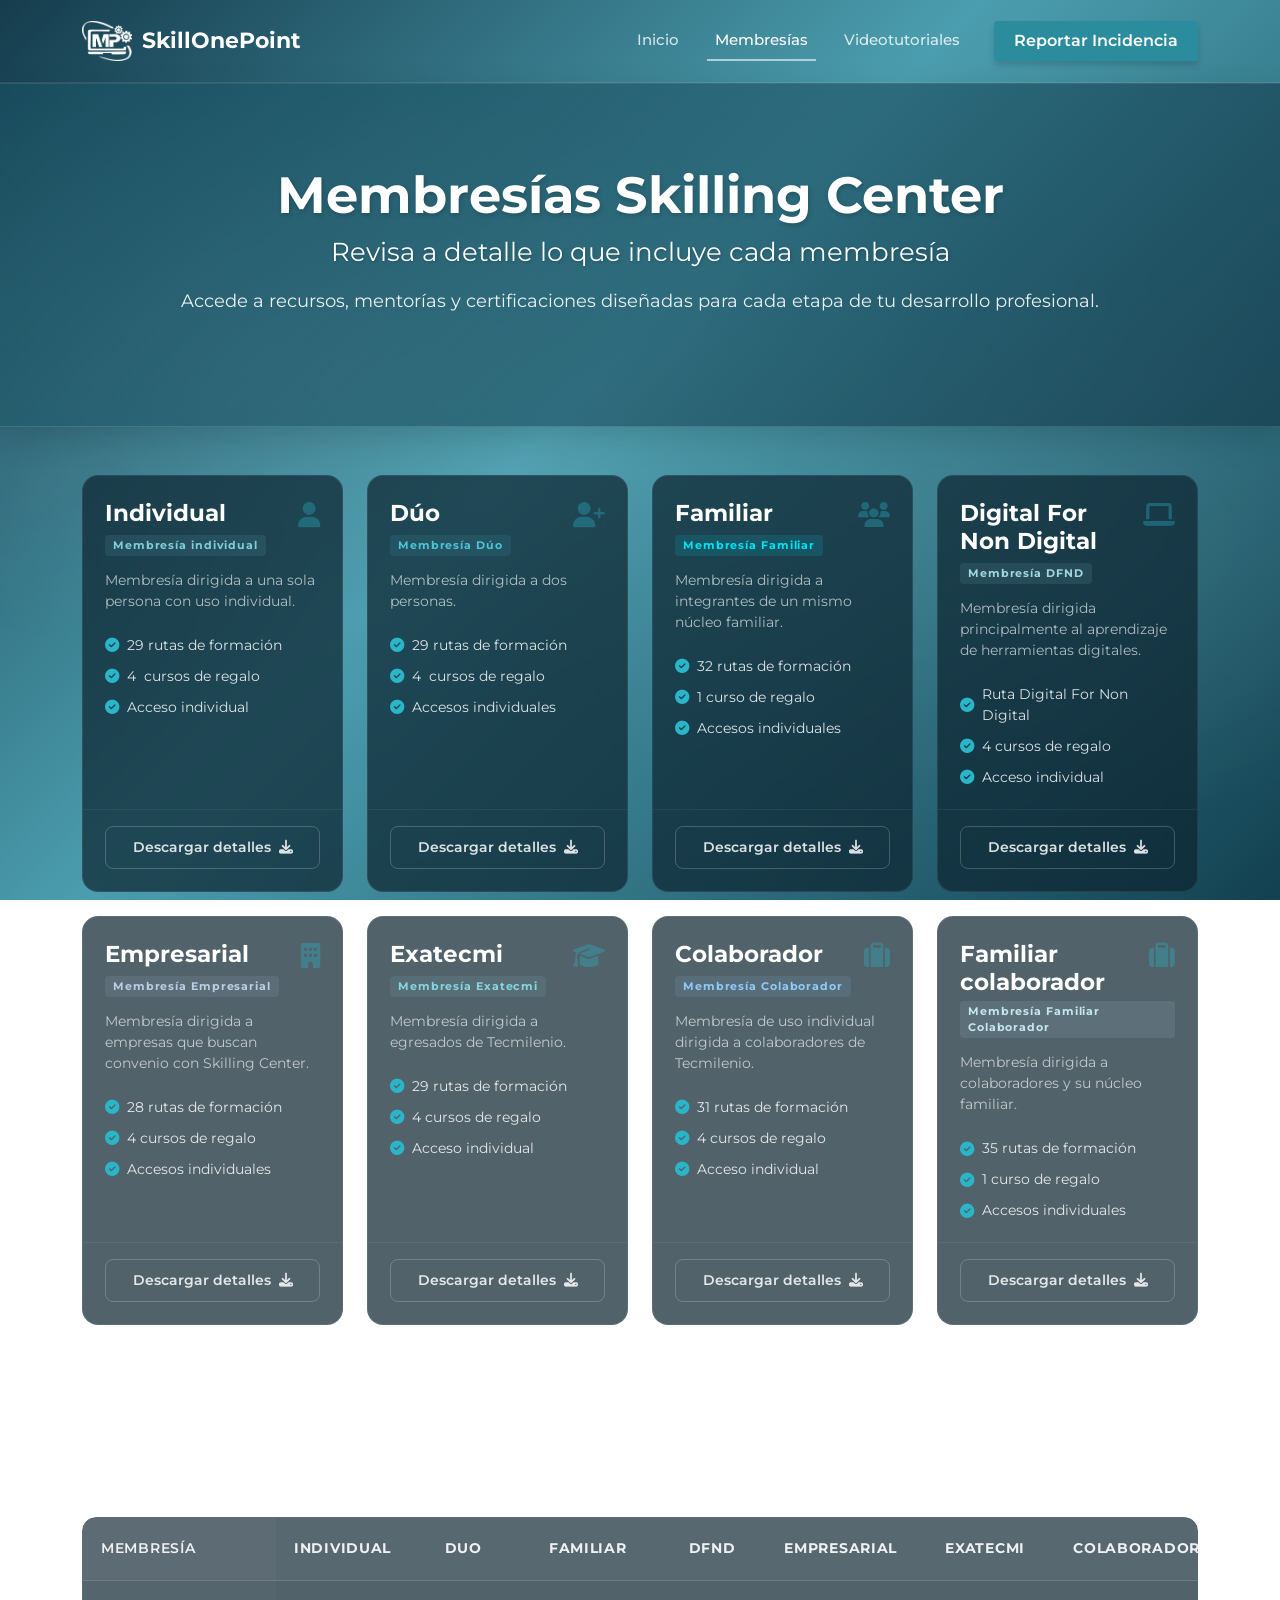
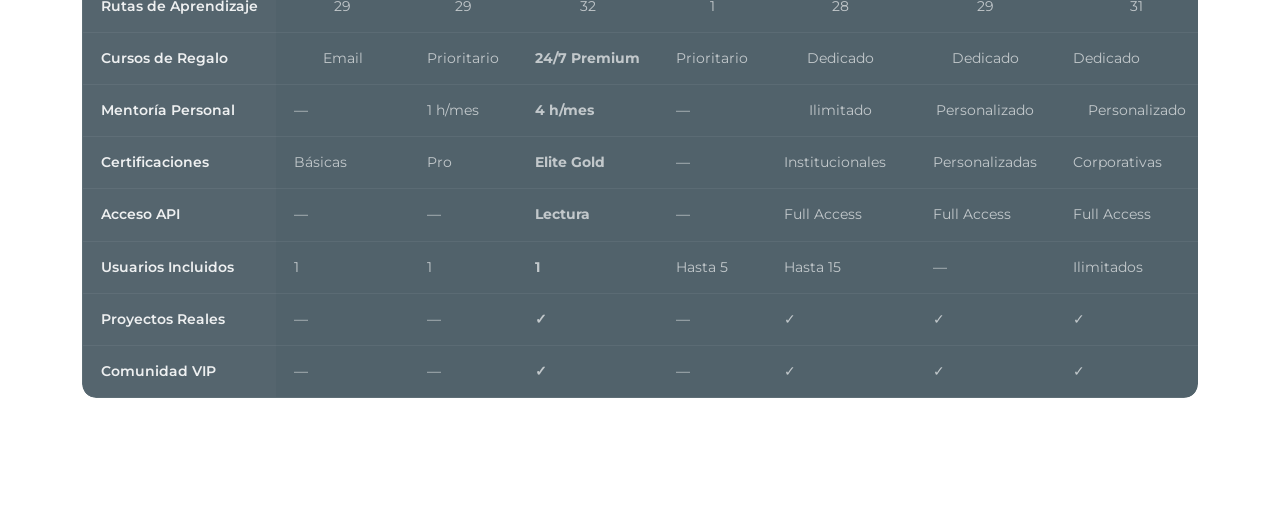
<file: membresias.html>
<!DOCTYPE html>
<html lang="es">

<head>
    <meta charset="UTF-8">
    <meta name="viewport" content="width=device-width, initial-scale=1.0">
    <title>Membresías - SkillOnePoint</title>
    <meta name="description"
        content="Elige la membrecía SkillOnePoint que mejor se adapte a tus metas de aprendizaje y desarrollo profesional.">

    <!-- Bootstrap 5 CSS -->
    <link href="https://cdn.jsdelivr.net/npm/bootstrap@5.3.3/dist/css/bootstrap.min.css" rel="stylesheet">

    <!-- Google Fonts -->
    <link rel="preconnect" href="https://fonts.googleapis.com">
    <link rel="preconnect" href="https://fonts.gstatic.com" crossorigin>
    <link href="https://fonts.googleapis.com/css2?family=Montserrat:wght@400;500;600;700&display=swap" rel="stylesheet">

    <!-- Font Awesome Icons -->
    <link rel="stylesheet" href="https://cdnjs.cloudflare.com/ajax/libs/font-awesome/6.4.0/css/all.min.css">

    <!-- Custom CSS -->
    <link rel="stylesheet" href="css/style.css">

    <!-- Favicon -->
    <link rel="icon" type="image/png" href="img/logo.png">
</head>

<body>
    <!-- Background overlay for depth -->
    <div class="bg-overlay"></div>

    <!-- Header / Navbar -->
    <nav class="navbar navbar-expand-lg">
        <div class="container">
            <a class="navbar-brand" href="index.html">
                <img src="img/logo.png" alt="SkillOnePoint Logo" class="navbar-logo">
                <span class="brand-text">SkillOnePoint</span>
            </a>
            <button class="navbar-toggler" type="button" data-bs-toggle="collapse" data-bs-target="#navbarContent"
                aria-controls="navbarContent" aria-expanded="false" aria-label="Toggle navigation">
                <span class="navbar-toggler-icon"></span>
            </button>
            <div class="collapse navbar-collapse justify-content-end" id="navbarContent">
                <ul class="navbar-nav align-items-lg-center">
                    <li class="nav-item">
                        <a class="nav-link" href="index.html">Inicio</a>
                    </li>

                    <li class="nav-item">
                        <a class="nav-link active" aria-current="page" href="membresias.html">Membresías</a>
                    </li>
                    <li class="nav-item">
                        <a class="nav-link" href="videotutoriales.html">Videotutoriales</a>
                    </li>
                    <!--  <li class="nav-item dropdown">
                        <a class="nav-link dropdown-toggle" href="#" id="navbarDropdownRecursos" role="button"
                            data-bs-toggle="dropdown" aria-expanded="false">
                            Recursos
                        </a>
                        <ul class="dropdown-menu shadow-sm" aria-labelledby="navbarDropdownRecursos">
                            <li><a class="dropdown-item" href="documentos.html">Documentos</a></li>
                            <li><a class="dropdown-item" href="videotutoriales.html">Video tutoriales</a></li>
                        </ul>
                    </li> -->
                    <!--<li class="nav-item">
                        <a class="nav-link" href="solicitudes.html">Solicitudes</a>
                    </li>
                    <li class="nav-item">
                        <a class="nav-link" href="equipo.html">Equipo</a>
                    </li> -->
                    <li class="nav-item ms-lg-3 mt-3 mt-lg-0">
                        <a href="reportar.html" class="btn btn-custom w-100">Reportar Incidencia</a>
                    </li>
                </ul>
            </div>
        </div>
    </nav>

    <main class="container-fluid px-0 mb-5">

        <!-- Hero Section -->
        <div class="hero-section mb-5">
            <div class="container">
                <h1 class="hero-title">Membresías Skilling Center</h1>
                <p class="hero-subtitle">Revisa a detalle lo que incluye cada membresía</p>
                <p class="hero-desc">Accede a recursos, mentorías y certificaciones diseñadas para cada etapa de tu
                    desarrollo profesional.</p>
            </div>
        </div>

        <div class="container">

            <!-- ===================== MEMBERSHIP CARDS ===================== -->
            <!-- Para agregar más tarjetas: duplica un bloque .col-12.col-md-6.col-lg-3 y ajusta el contenido -->
            <div class="row g-4 mb-5" id="membership-grid">

                <!-- ── Tarjeta 1: Starter ── -->
                <div class="col-12 col-md-6 col-lg-3">
                    <div class="membership-card d-flex flex-column h-100">
                        <div class="membership-card-body flex-grow-1">
                            <div class="d-flex justify-content-between align-items-start">
                                <h3 class="membership-name">Individual</h3>
                                <i class="fa-solid fa-user membership-icon-tag"></i>
                            </div>
                            <span class="membership-level level-starter">Membresía individual</span>
                            <p class="membership-desc">Membresía dirigida a una sola persona con uso individual.</p>
                            <ul class="membership-features">
                                <li><i class="fa-solid fa-circle-check"></i> 29 rutas de formación
                                </li>
                                <li><i class="fa-solid fa-circle-check"></i> 4  cursos de regalo
                                </li>
                                <li><i class="fa-solid fa-circle-check"></i> Acceso individual</li>
                            </ul>
                        </div>
                        <div class="membership-card-footer d-flex">
                            <a href="#comparison-table" class="btn btn-membership w-100">Descargar
                                detalles&nbsp;&nbsp;<i class="fa-solid fa-download"></i></a>
                        </div>
                    </div>
                </div>

                <!-- ── Tarjeta 2: Pro ── -->
                <div class="col-12 col-md-6 col-lg-3">
                    <div class="membership-card d-flex flex-column h-100">
                        <div class="membership-card-body flex-grow-1">
                            <div class="d-flex justify-content-between align-items-start">
                                <h3 class="membership-name">Dúo</h3>
                                <i class="fa-solid fa-user-plus membership-icon-tag"></i>
                            </div>
                            <span class="membership-level level-pro">Membresía Dúo</span>
                            <p class="membership-desc">Membresía dirigida a dos personas.</p>
                            <ul class="membership-features">
                                <li><i class="fa-solid fa-circle-check"></i> 29 rutas de formación</li>
                                <li><i class="fa-solid fa-circle-check"></i> 4  cursos de regalo</li>
                                <li><i class="fa-solid fa-circle-check"></i> Accesos individuales</li>
                            </ul>
                        </div>
                        <div class="membership-card-footer d-flex">
                            <a href="#comparison-table" class="btn btn-membership w-100">Descargar
                                detalles&nbsp;&nbsp;<i class="fa-solid fa-download"></i></a>
                        </div>
                    </div>
                </div>

                <!-- ── Tarjeta 3: Elite ── -->
                <div class="col-12 col-md-6 col-lg-3">
                    <div class="membership-card d-flex flex-column h-100">
                        <div class="membership-card-body flex-grow-1">
                            <div class="d-flex justify-content-between align-items-start">
                                <h3 class="membership-name">Familiar</h3>
                                <i class="fa-solid fa-users membership-icon-tag"></i>
                            </div>
                            <span class="membership-level level-elite">Membresía Familiar</span>
                            <p class="membership-desc">Membresía dirigida a integrantes de un mismo núcleo familiar.
                            </p>
                            <ul class="membership-features">
                                <li><i class="fa-solid fa-circle-check"></i> 32 rutas de formación</li>
                                <li><i class="fa-solid fa-circle-check"></i> 1 curso de regalo</li>
                                <li><i class="fa-solid fa-circle-check"></i> Accesos individuales</li>
                            </ul>
                        </div>
                        <div class="membership-card-footer d-flex">
                            <a href="#comparison-table" class="btn btn-membership w-100">Descargar
                                detalles&nbsp;&nbsp;<i class="fa-solid fa-download"></i></a>
                        </div>
                    </div>
                </div>

                <!-- ── Tarjeta 4: Business ── -->
                <div class="col-12 col-md-6 col-lg-3">
                    <div class="membership-card d-flex flex-column h-100">
                        <div class="membership-card-body flex-grow-1">
                            <div class="d-flex justify-content-between align-items-start">
                                <h3 class="membership-name">Digital For Non Digital</h3>
                                <i class="fa-solid fa-laptop membership-icon-tag"></i>
                            </div>
                            <span class="membership-level level-business">Membresía DFND</span>
                            <p class="membership-desc">Membresía dirigida principalmente al aprendizaje de herramientas
                                digitales.</p>
                            <ul class="membership-features">
                                <li><i class="fa-solid fa-circle-check"></i> Ruta Digital For Non Digital</li>
                                <li><i class="fa-solid fa-circle-check"></i> 4 cursos de regalo</li>
                                <li><i class="fa-solid fa-circle-check"></i> Acceso individual</li>
                            </ul>
                        </div>
                        <div class="membership-card-footer d-flex">
                            <a href="#comparison-table" class="btn btn-membership w-100">Descargar
                                detalles&nbsp;&nbsp;<i class="fa-solid fa-download"></i></a>
                        </div>
                    </div>
                </div>

                <!-- ── Tarjeta 5: Platinum ── -->
                <div class="col-12 col-md-6 col-lg-3">
                    <div class="membership-card d-flex flex-column h-100">
                        <div class="membership-card-body flex-grow-1">
                            <div class="d-flex justify-content-between align-items-start">
                                <h3 class="membership-name">Empresarial</h3>
                                <i class="fa-solid fa-building membership-icon-tag"></i>
                            </div>
                            <span class="membership-level level-platinum">Membresía Empresarial</span>
                            <p class="membership-desc">Membresía dirigida a empresas que buscan convenio con Skilling
                                Center.
                            </p>
                            <ul class="membership-features">
                                <li><i class="fa-solid fa-circle-check"></i> 28 rutas de formación</li>
                                <li><i class="fa-solid fa-circle-check"></i> 4 cursos de regalo</li>
                                <li><i class="fa-solid fa-circle-check"></i> Accesos individuales</li>
                            </ul>
                        </div>
                        <div class="membership-card-footer d-flex">
                            <a href="#comparison-table" class="btn btn-membership w-100">Descargar
                                detalles&nbsp;&nbsp;<i class="fa-solid fa-download"></i></a>
                        </div>
                    </div>
                </div>

                <!-- ── Tarjeta 6: Mastery ── -->
                <div class="col-12 col-md-6 col-lg-3">
                    <div class="membership-card d-flex flex-column h-100">
                        <div class="membership-card-body flex-grow-1">
                            <div class="d-flex justify-content-between align-items-start">
                                <h3 class="membership-name">Exatecmi</h3>
                                <i class="fa-solid fa-graduation-cap membership-icon-tag"></i>
                            </div>
                            <span class="membership-level level-mastery">Membresía Exatecmi</span>
                            <p class="membership-desc">Membresía dirigida a egresados de Tecmilenio.
                            </p>
                            <ul class="membership-features">
                                <li><i class="fa-solid fa-circle-check"></i> 29 rutas de formación</li>
                                <li><i class="fa-solid fa-circle-check"></i> 4 cursos de regalo</li>
                                <li><i class="fa-solid fa-circle-check"></i> Acceso individual</li>
                            </ul>
                        </div>
                        <div class="membership-card-footer d-flex">
                            <a href="#comparison-table" class="btn btn-membership w-100">Descargar
                                detalles&nbsp;&nbsp;<i class="fa-solid fa-download"></i></a>
                        </div>
                    </div>
                </div>

                <!-- ── Tarjeta 7: Enterprise ── -->
                <div class="col-12 col-md-6 col-lg-3">
                    <div class="membership-card d-flex flex-column h-100">
                        <div class="membership-card-body flex-grow-1">
                            <div class="d-flex justify-content-between align-items-start">
                                <h3 class="membership-name">Colaborador</h3>
                                <i class="fa-solid fa-suitcase membership-icon-tag"></i>
                            </div>
                            <span class="membership-level level-enterprise">Membresía Colaborador</span>
                            <p class="membership-desc">Membresía de uso individual dirigida a colaboradores de
                                Tecmilenio.</p>
                            <ul class="membership-features">
                                <li><i class="fa-solid fa-circle-check"></i> 31 rutas de formación</li>
                                <li><i class="fa-solid fa-circle-check"></i> 4 cursos de regalo</li>
                                <li><i class="fa-solid fa-circle-check"></i> Acceso individual</li>
                            </ul>
                        </div>
                        <div class="membership-card-footer d-flex">
                            <a href="#comparison-table" class="btn btn-membership w-100">Descargar
                                detalles&nbsp;&nbsp;<i class="fa-solid fa-download"></i></a>
                        </div>
                    </div>
                </div>

                <!-- ── Tarjeta 8: Lifetime ── -->
                <div class="col-12 col-md-6 col-lg-3">
                    <div class="membership-card d-flex flex-column h-100">
                        <div class="membership-card-body flex-grow-1">
                            <div class="d-flex justify-content-between align-items-start">
                                <h3 class="membership-name">Familiar colaborador</h3>
                                <i class="fa-solid fa-suitcase membership-icon-tag"></i>
                            </div>
                            <span class="membership-level level-lifetime">Membresía Familiar Colaborador</span>
                            <p class="membership-desc">Membresía dirigida a colaboradores y su núcleo familiar.</p>
                            <ul class="membership-features">
                                <li><i class="fa-solid fa-circle-check"></i> 35 rutas de formación</li>
                                <li><i class="fa-solid fa-circle-check"></i> 1 curso de regalo</li>
                                <li><i class="fa-solid fa-circle-check"></i> Accesos individuales</li>
                            </ul>
                        </div>
                        <div class="membership-card-footer d-flex">
                            <a href="#comparison-table" class="btn btn-membership w-100">Descargar
                                detalles&nbsp;&nbsp;<i class="fa-solid fa-download"></i></a>
                        </div>
                    </div>
                </div>

            </div>
            <!-- /membership-grid -->

            <!-- ===================== COMPARISON TABLE ===================== -->
            <section id="comparison-table" class="comparison-section">
                <div class="text-center mb-4">
                    <h2 class="comparison-title">Compara las capacidades</h2>
                    <p class="comparison-subtitle">Análisis detallado de características por nivel de membrecía</p>
                </div>

                <div class="comparison-table-wrapper">
                    <table class="comparison-table">
                        <thead>
                            <tr>
                                <th class="col-feature">MEMBRESÍA</th>
                                <th style="text-align: center;">INDIVIDUAL</th>
                                <th style="text-align: center;">DUO</th>
                                <th style="text-align: center;">FAMILIAR</th>
                                <th style="text-align: center;">DFND</th>
                                <th style="text-align: center;">EMPRESARIAL</th>
                                <th style="text-align: center;">EXATECMI</th>
                                <th style="text-align: center;">COLABORADOR</th>
                                <th style="text-align: center;">FAMILIAR COLABORADOR</th>
                            </tr>
                        </thead>
                        <tbody>
                            <tr>
                                <td class="col-feature">Rutas de Aprendizaje</td>
                                <td align="center">29</td>
                                <td align="center">29</td>
                                <td align="center">32</td>
                                <td align="center">1</td>
                                <td align="center">28</td>
                                <td align="center">29</td>
                                <td align="center">31</td>
                                <td align="center">35</td>
                            </tr>
                            <tr>
                                <td class="col-feature">Cursos de Regalo</td>
                                <td align="center">Email</td>
                                <td align="center">Prioritario</td>
                                <td align="center"><strong>24/7 Premium</strong></td>
                                <td align="center">Prioritario</td>
                                <td align="center">Dedicado</td>
                                <td align="center">Dedicado</td>
                                <td>Dedicado</td>
                                <td>Email</td>
                            </tr>
                            <tr>
                                <td class="col-feature">Mentoría Personal</td>
                                <td>—</td>
                                <td>1 h/mes</td>
                                <td><strong>4 h/mes</strong></td>
                                <td>—</td>
                                <td align="center">Ilimitado</td>
                                <td align="center">Personalizado</td>
                                <td align="center">Personalizado</td>
                                <td>—</td>
                            </tr>
                            <tr>
                                <td class="col-feature">Certificaciones</td>
                                <td>Básicas</td>
                                <td>Pro</td>
                                <td><strong>Elite Gold</strong></td>
                                <td>—</td>
                                <td>Institucionales</td>
                                <td>Personalizadas</td>
                                <td>Corporativas</td>
                                <td>Básicas</td>
                            </tr>
                            <tr>
                                <td class="col-feature">Acceso API</td>
                                <td>—</td>
                                <td>—</td>
                                <td><strong>Lectura</strong></td>
                                <td>—</td>
                                <td>Full Access</td>
                                <td>Full Access</td>
                                <td>Full Access</td>
                                <td>—</td>
                            </tr>
                            <tr>
                                <td class="col-feature">Usuarios Incluidos</td>
                                <td>1</td>
                                <td>1</td>
                                <td><strong>1</strong></td>
                                <td>Hasta 5</td>
                                <td>Hasta 15</td>
                                <td>—</td>
                                <td>Ilimitados</td>
                                <td>1</td>
                            </tr>
                            <tr>
                                <td class="col-feature">Proyectos Reales</td>
                                <td>—</td>
                                <td>—</td>
                                <td><strong>✓</strong></td>
                                <td>—</td>
                                <td>✓</td>
                                <td>✓</td>
                                <td>✓</td>
                                <td>—</td>
                            </tr>
                            <tr>
                                <td class="col-feature">Comunidad VIP</td>
                                <td>—</td>
                                <td>—</td>
                                <td><strong>✓</strong></td>
                                <td>—</td>
                                <td>✓</td>
                                <td>✓</td>
                                <td>✓</td>
                                <td>✓</td>
                            </tr>
                        </tbody>
                    </table>
                </div>
            </section>
            <!-- /comparison-section -->

        </div>
    </main>

    <!-- Footer -->
    <footer class="footer">
        <div class="container pb-3">
            <span class="d-block d-md-inline mb-2 mb-md-0">Contacto: <a href="mailto:contacto@skillonepoint.com"
                    class="fw-bold" style="opacity: 1;">contacto@skillonepoint.com</a></span>
            <span class="footer-divider d-none d-md-inline">|</span>
            <a href="#">Políticas de Privacidad</a>
            <span class="footer-divider">|</span>
            <a href="#">Términos y Condiciones</a>
        </div>
    </footer>

    <!-- Bootstrap Bundle with Popper JS -->
    <script src="https://cdn.jsdelivr.net/npm/bootstrap@5.3.3/dist/js/bootstrap.bundle.min.js"></script>

    <!-- Custom JS -->
    <script src="js/main.js"></script>
</body>

</html>
</file>
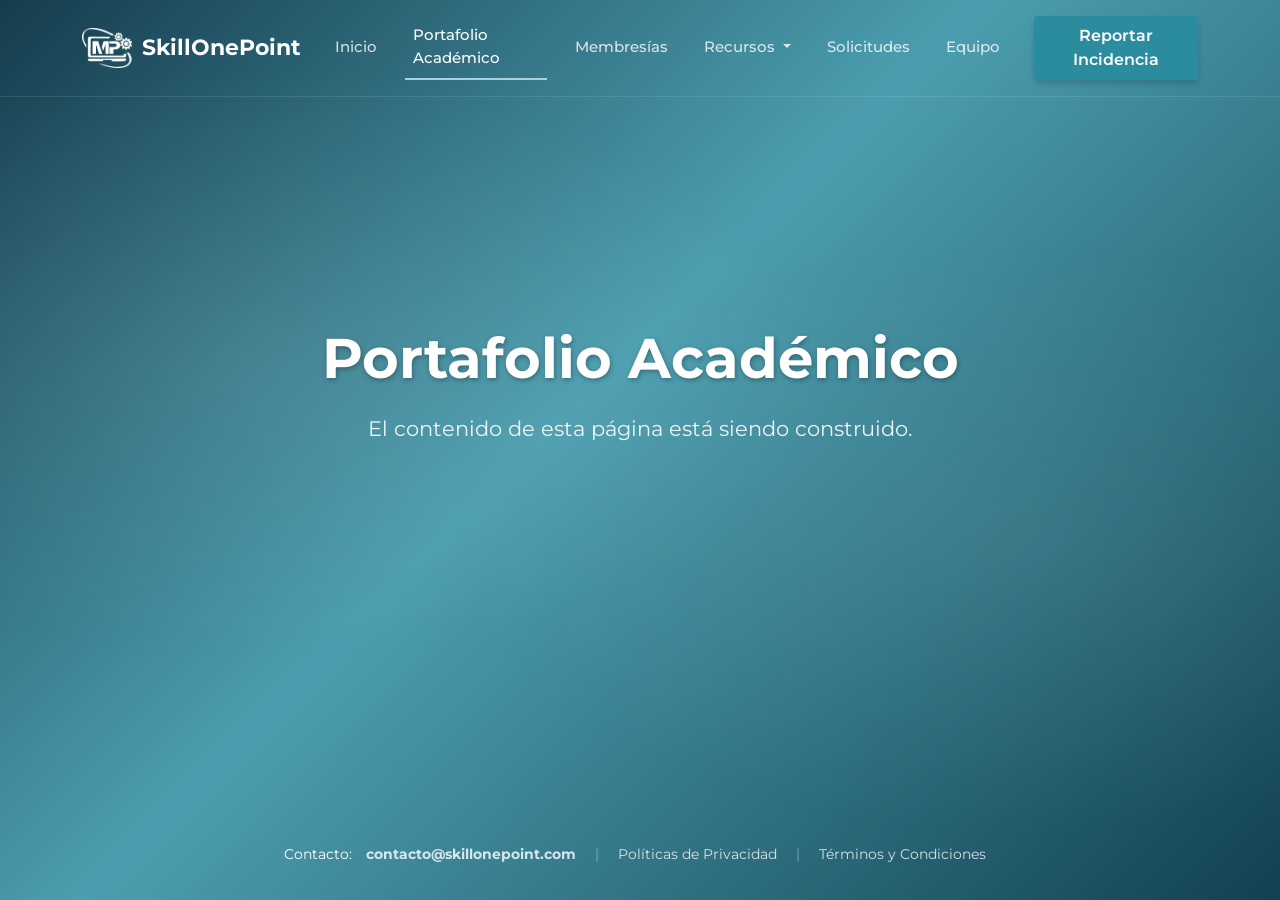
<file: portafolio.html>
<!DOCTYPE html>
<html lang="es">

<head>
    <meta charset="UTF-8">
    <meta name="viewport" content="width=device-width, initial-scale=1.0">
    <title>Portafolio Académico</title>

    <!-- Bootstrap 5 CSS -->
    <link href="https://cdn.jsdelivr.net/npm/bootstrap@5.3.3/dist/css/bootstrap.min.css" rel="stylesheet">

    <!-- Google Fonts -->
    <link rel="preconnect" href="https://fonts.googleapis.com">
    <link rel="preconnect" href="https://fonts.gstatic.com" crossorigin>
    <link href="https://fonts.googleapis.com/css2?family=Montserrat:wght@400;500;600;700&display=swap" rel="stylesheet">

    <!-- Font Awesome Icons -->
    <link rel="stylesheet" href="https://cdnjs.cloudflare.com/ajax/libs/font-awesome/6.4.0/css/all.min.css">

    <!-- Custom CSS -->
    <link rel="stylesheet" href="css/style.css">

    <!-- Favicon -->
    <link rel="icon" type="image/png" href="img/logo.png">
</head>

<body>
    <!-- Background overlay for depth -->
    <div class="bg-overlay"></div>

    <!-- Header / Navbar -->
    <nav class="navbar navbar-expand-lg">
        <div class="container">
            <a class="navbar-brand" href="index.html">
                <img src="img/logo.png" alt="SkillOnePoint Logo" class="navbar-logo">
                <span class="brand-text">SkillOnePoint</span>
            </a>
            <button class="navbar-toggler" type="button" data-bs-toggle="collapse" data-bs-target="#navbarContent"
                aria-controls="navbarContent" aria-expanded="false" aria-label="Toggle navigation">
                <span class="navbar-toggler-icon"></span>
            </button>
            <div class="collapse navbar-collapse justify-content-end" id="navbarContent">
                <ul class="navbar-nav align-items-lg-center">
                    <li class="nav-item">
                        <a class="nav-link" href="index.html">Inicio</a>
                    </li>
                    <li class="nav-item">
                        <a class="nav-link active" aria-current="page" href="portafolio.html">Portafolio Académico</a>
                    </li>
                    <li class="nav-item">
                        <a class="nav-link" href="membrecias.html">Membresías</a>
                    </li>
                    <li class="nav-item dropdown">
                        <a class="nav-link dropdown-toggle" href="#" id="navbarDropdownRecursos" role="button"
                            data-bs-toggle="dropdown" aria-expanded="false">
                            Recursos
                        </a>
                        <ul class="dropdown-menu shadow-sm" aria-labelledby="navbarDropdownRecursos">
                            <li><a class="dropdown-item" href="documentos.html">Documentos</a></li>
                            <li><a class="dropdown-item" href="videotutoriales.html">Video tutoriales</a></li>
                        </ul>
                    </li>
                    <li class="nav-item">
                        <a class="nav-link" href="solicitudes.html">Solicitudes</a>
                    </li>
                    <li class="nav-item">
                        <a class="nav-link" href="equipo.html">Equipo</a>
                    </li>
                    <li class="nav-item ms-lg-3 mt-3 mt-lg-0">
                        <a href="reportar.html" class="btn btn-custom w-100">Reportar Incidencia</a>
                    </li>
                </ul>
            </div>
        </div>
    </nav>

    <main class="container mt-5 mb-5 text-center"
        style="min-height: 55vh; display:flex; align-items:center; justify-content:center; flex-direction:column;">
        <h1
            style="color: white; text-shadow: 1px 2px 5px rgba(0,0,0,0.3); font-weight: 700; font-size: 3.5rem; margin-bottom: 20px;">
            Portafolio Académico</h1>
        <p style="color: rgba(255,255,255, 0.9); font-size: 1.3rem;">El contenido de esta página está siendo construido.
        </p>
    </main>

    <!-- Footer -->
    <footer class="footer">
        <div class="container pb-3">
            <span class="d-block d-md-inline mb-2 mb-md-0">Contacto: <a href="mailto:contacto@skillonepoint.com"
                    class="fw-bold" style="opacity: 1;">contacto@skillonepoint.com</a></span>
            <span class="footer-divider d-none d-md-inline">|</span>
            <a href="#">Políticas de Privacidad</a>
            <span class="footer-divider">|</span>
            <a href="#">Términos y Condiciones</a>
        </div>
    </footer>

    <!-- Bootstrap Bundle with Popper JS -->
    <script src="https://cdn.jsdelivr.net/npm/bootstrap@5.3.3/dist/js/bootstrap.bundle.min.js"></script>

    <!-- Custom JS -->
    <script src="js/main.js"></script>
</body>

</html>
</file>
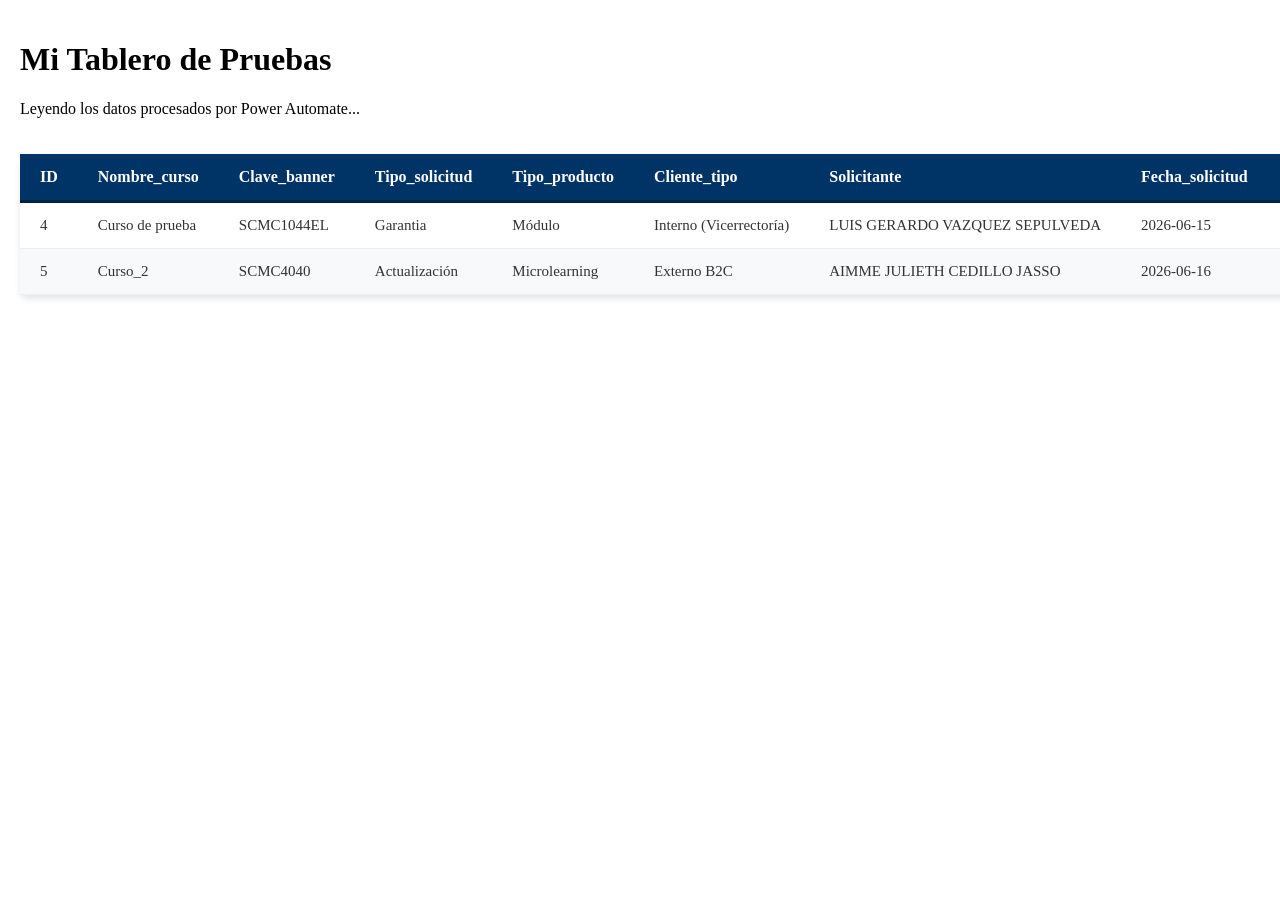
<file: prueba-datos.html>
<!DOCTYPE html>
<html lang="es">
<head>
    <meta charset="UTF-8">
    <meta name="viewport" content="width=device-width, initial-scale=1.0">
    <title>Prueba de Conexión - Tablero</title>
    <style>
        /* 1. Modificamos el contenedor principal de tu página (o el body) 
   para asegurarnos de que el fondo y la página se estiren junto con la tabla */
        body, .contenedor-principal {
            width: min-content;      /* Fuerza a la página a expandirse al ancho real del contenido */
            min-width: 100%;         /* Asegura que nunca sea más pequeña que la pantalla inicial */
            margin: 0 auto;          /* Centra todo el bloque perfectamente */
            padding: 20px;
            box-sizing: border-box;
        }

        /* 2. El contenedor de la tabla se acoplará al tamaño exacto de lo que mida la tabla */
        .contenedor-tabla {
            display: inline-block;   /* Se comporta como bloque pero respeta el tamaño interno */
            width: 100%;
            margin: 20px auto;
            background-color: #ffffff;
            box-shadow: 0 4px 6px rgba(0, 0, 0, 0.1);
            border-radius: 8px;
        }

        /* 3. La tabla se expande libremente sin restricciones de pantalla */
        table {
            width: max-content;      /* ¡La clave! La tabla medirá exactamente la suma de lo que midan sus títulos */
            min-width: 100%;
            border-collapse: collapse;
            table-layout: auto;      /* El navegador calcula las columnas basándose en el texto más largo */
        }

        /* 4. Obligamos a que cada celda abarque el ancho completo de su título */
        th, td {
            padding: 14px 20px;      /* Espaciado cómodo para que respiren los datos */
            text-align: left;
            white-space: nowrap;     /* ¡Crucial! Prohíbe los saltos de línea. La celda medirá lo que mida el título */
        }

        /* Estilos visuales de los encabezados */
        th {
            background-color: #003366; 
            color: white;
            font-size: 16px;
            font-weight: bold;
            border-bottom: 3px solid #002244;
        }

        /* Estilos de las celdas de datos */
        td {
            font-size: 15px;
            color: #333333;
            border-bottom: 1px solid #eeeeee;
        }

        /* Opcional: Un efecto cebra para leer mejor las filas largas */
        tr:nth-child(even) {
            background-color: #f8f9fa;
        }
    </style>
</head>
<body>

    <div class="container">
        <h1>Mi Tablero de Pruebas</h1>
        <p>Leyendo los datos procesados por Power Automate...</p>
        
        <div id="loading">Intentando leer el archivo JSON...</div>

        <div class="contenedor-tabla">
        
        <table id="tabla-datos" style="display: none;">
            <thead>
                <tr>
                    <th>ID</th>
                    <th>Nombre_curso</th>
                    <th>Clave_banner</th>
                    <th>Tipo_solicitud</th>
                    <th>Tipo_producto</th>
                    <th>Cliente_tipo</th>
                    <th>Solicitante</th>
                    <th>Fecha_solicitud</th>
                    <th>Prioridad</th>
                    <th>Estatus_solicitud</th>
                </tr>
            </thead>
            <tbody id="contenedor-filas">
                </tbody>
        </table>
        </div>
    </div>

    <script src="script.js"></script>
</body>
</html>
</file>
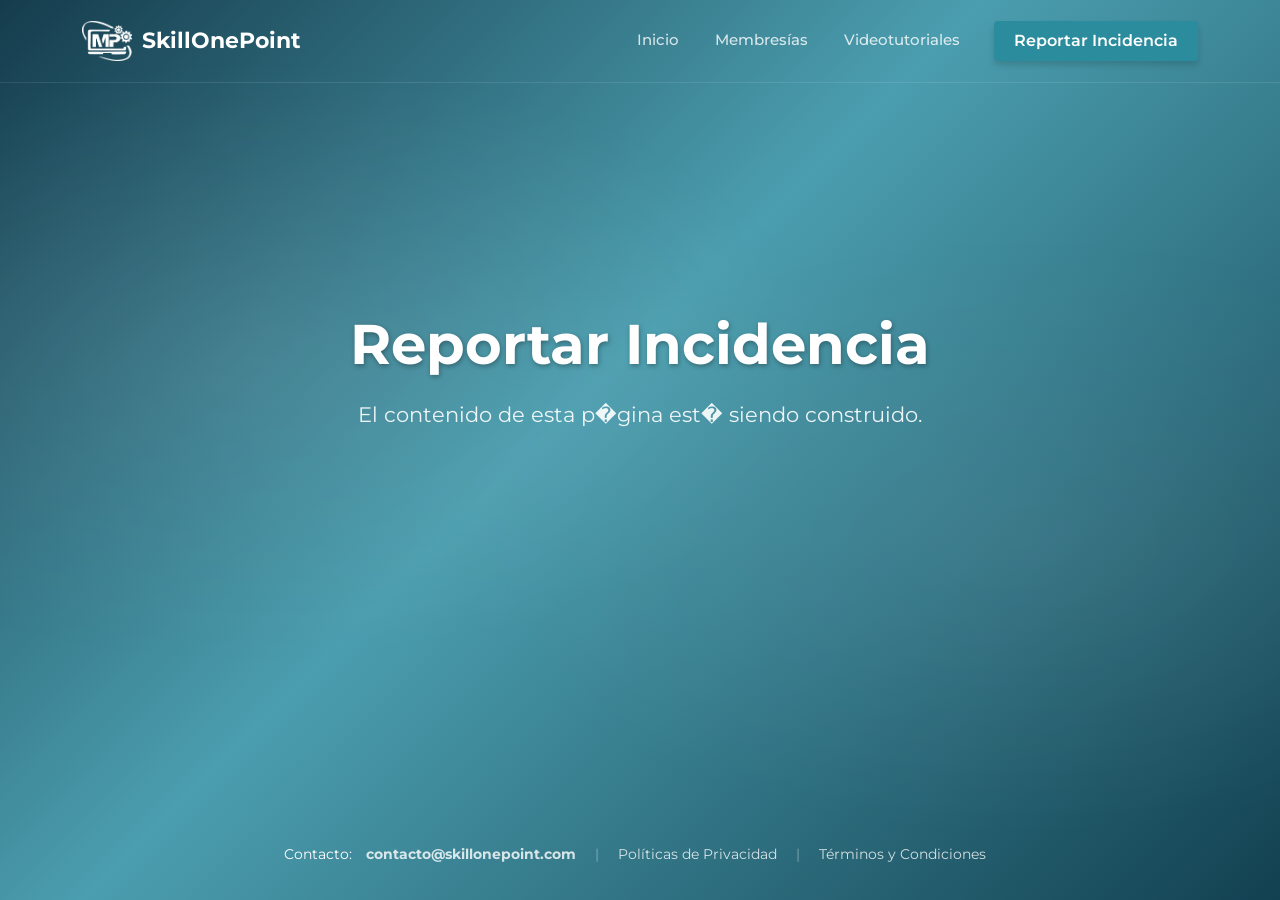
<file: reportar.html>
<!DOCTYPE html>
<html lang="es">

<head>
    <meta charset="UTF-8">
    <meta name="viewport" content="width=device-width, initial-scale=1.0">
    <title>Reportar Incidencia - SkillOnePoint</title>

    <!-- Bootstrap 5 CSS -->
    <link href="https://cdn.jsdelivr.net/npm/bootstrap@5.3.3/dist/css/bootstrap.min.css" rel="stylesheet">

    <!-- Google Fonts -->
    <link rel="preconnect" href="https://fonts.googleapis.com">
    <link rel="preconnect" href="https://fonts.gstatic.com" crossorigin>
    <link href="https://fonts.googleapis.com/css2?family=Montserrat:wght@400;500;600;700&display=swap" rel="stylesheet">

    <!-- Font Awesome Icons -->
    <link rel="stylesheet" href="https://cdnjs.cloudflare.com/ajax/libs/font-awesome/6.4.0/css/all.min.css">

    <!-- Custom CSS -->
    <link rel="stylesheet" href="css/style.css">

    <!-- Favicon -->
    <link rel="icon" type="image/png" href="img/logo.png">
</head>

<body>
    <!-- Background overlay for depth -->
    <div class="bg-overlay"></div>

    <!-- Header / Navbar -->
    <nav class="navbar navbar-expand-lg">
        <div class="container">
            <a class="navbar-brand" href="index.html">
                <img src="img/logo.png" alt="SkillOnePoint Logo" class="navbar-logo">
                <span class="brand-text">SkillOnePoint</span>
            </a>
            <button class="navbar-toggler" type="button" data-bs-toggle="collapse" data-bs-target="#navbarContent"
                aria-controls="navbarContent" aria-expanded="false" aria-label="Toggle navigation">
                <span class="navbar-toggler-icon"></span>
            </button>
            <div class="collapse navbar-collapse justify-content-end" id="navbarContent">
                <ul class="navbar-nav align-items-lg-center">
                    <li class="nav-item">
                        <a class="nav-link" href="index.html">Inicio</a>
                    </li>

                    <li class="nav-item">
                        <a class="nav-link" href="membresias.html">Membresías</a>
                    </li>
                    <li class="nav-item">
                        <a class="nav-link" href="videotutoriales.html">Videotutoriales</a>
                    </li>
                    <!--  <li class="nav-item dropdown">
                        <a class="nav-link dropdown-toggle" href="#" id="navbarDropdownRecursos" role="button"
                            data-bs-toggle="dropdown" aria-expanded="false">
                            Recursos
                        </a>
                        <ul class="dropdown-menu shadow-sm" aria-labelledby="navbarDropdownRecursos">
                            <li><a class="dropdown-item" href="documentos.html">Documentos</a></li>
                            <li><a class="dropdown-item" href="videotutoriales.html">Video tutoriales</a></li>
                        </ul>
                    </li> -->
                    <!--<li class="nav-item">
                        <a class="nav-link" href="solicitudes.html">Solicitudes</a>
                    </li>
                    <li class="nav-item">
                        <a class="nav-link" href="equipo.html">Equipo</a>
                    </li> -->
                    <li class="nav-item ms-lg-3 mt-3 mt-lg-0">
                        <a href="reportar.html" class="btn btn-custom w-100">Reportar Incidencia</a>
                    </li>
                </ul>
            </div>
        </div>
    </nav>

    <main class="container mt-5 mb-5 text-center"
        style="min-height: 55vh; display:flex; align-items:center; justify-content:center; flex-direction:column;">
        <h1
            style="color: white; text-shadow: 1px 2px 5px rgba(0,0,0,0.3); font-weight: 700; font-size: 3.5rem; margin-bottom: 20px;">
            Reportar Incidencia</h1>
        <p style="color: rgba(255,255,255, 0.9); font-size: 1.3rem;">El contenido de esta p�gina est� siendo construido.
        </p>
    </main>

    <!-- Footer -->
    <footer class="footer">
        <div class="container pb-3">
            <span class="d-block d-md-inline mb-2 mb-md-0">Contacto: <a href="mailto:contacto@skillonepoint.com"
                    class="fw-bold" style="opacity: 1;">contacto@skillonepoint.com</a></span>
            <span class="footer-divider d-none d-md-inline">|</span>
            <a href="#">Políticas de Privacidad</a>
            <span class="footer-divider">|</span>
            <a href="#">Términos y Condiciones</a>
        </div>
    </footer>

    <!-- Bootstrap Bundle with Popper JS -->
    <script src="https://cdn.jsdelivr.net/npm/bootstrap@5.3.3/dist/js/bootstrap.bundle.min.js"></script>

    <!-- Custom JS -->
    <script src="js/main.js"></script>
</body>

</html>
</file>
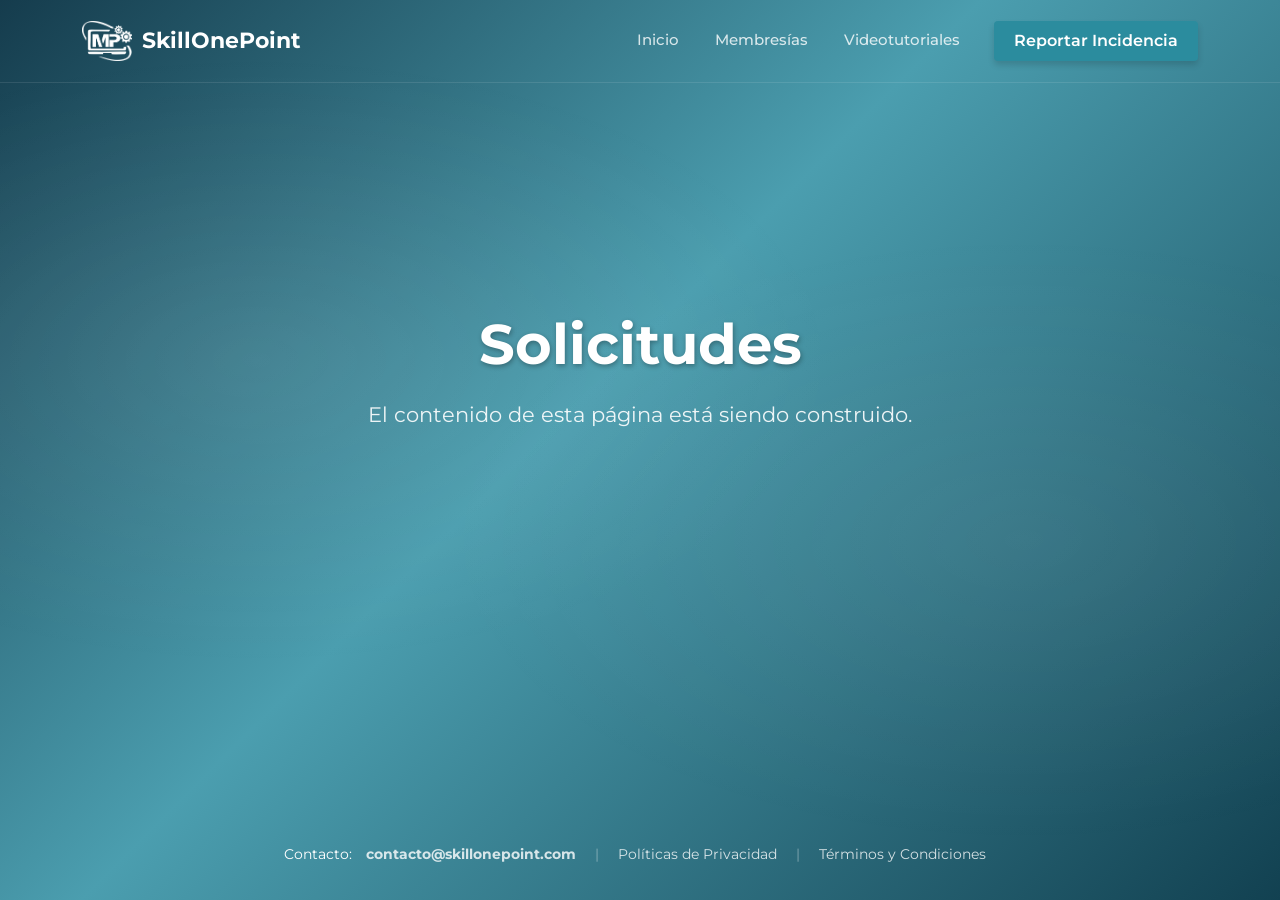
<file: solicitudes.html>
<!DOCTYPE html>
<html lang="es">

<head>
    <meta charset="UTF-8">
    <meta name="viewport" content="width=device-width, initial-scale=1.0">
    <title>Solicitudes - SkillOnePoint</title>

    <!-- Bootstrap 5 CSS -->
    <link href="https://cdn.jsdelivr.net/npm/bootstrap@5.3.3/dist/css/bootstrap.min.css" rel="stylesheet">

    <!-- Google Fonts -->
    <link rel="preconnect" href="https://fonts.googleapis.com">
    <link rel="preconnect" href="https://fonts.gstatic.com" crossorigin>
    <link href="https://fonts.googleapis.com/css2?family=Montserrat:wght@400;500;600;700&display=swap" rel="stylesheet">

    <!-- Font Awesome Icons -->
    <link rel="stylesheet" href="https://cdnjs.cloudflare.com/ajax/libs/font-awesome/6.4.0/css/all.min.css">

    <!-- Custom CSS -->
    <link rel="stylesheet" href="css/style.css">

    <!-- Favicon -->
    <link rel="icon" type="image/png" href="img/logo.png">
</head>

<body>
    <!-- Background overlay for depth -->
    <div class="bg-overlay"></div>

    <!-- Header / Navbar -->
    <nav class="navbar navbar-expand-lg">
        <div class="container">
            <a class="navbar-brand" href="index.html">
                <img src="img/logo.png" alt="SkillOnePoint Logo" class="navbar-logo">
                <span class="brand-text">SkillOnePoint</span>
            </a>
            <button class="navbar-toggler" type="button" data-bs-toggle="collapse" data-bs-target="#navbarContent"
                aria-controls="navbarContent" aria-expanded="false" aria-label="Toggle navigation">
                <span class="navbar-toggler-icon"></span>
            </button>
            <div class="collapse navbar-collapse justify-content-end" id="navbarContent">
                <ul class="navbar-nav align-items-lg-center">
                    <li class="nav-item">
                        <a class="nav-link" href="index.html">Inicio</a>
                    </li>

                    <li class="nav-item">
                        <a class="nav-link" href="membresias.html">Membresías</a>
                    </li>
                    <li class="nav-item">
                        <a class="nav-link" href="videotutoriales.html">Videotutoriales</a>
                    </li>
                    <!--  <li class="nav-item dropdown">
                        <a class="nav-link dropdown-toggle" href="#" id="navbarDropdownRecursos" role="button"
                            data-bs-toggle="dropdown" aria-expanded="false">
                            Recursos
                        </a>
                        <ul class="dropdown-menu shadow-sm" aria-labelledby="navbarDropdownRecursos">
                            <li><a class="dropdown-item" href="documentos.html">Documentos</a></li>
                            <li><a class="dropdown-item" href="videotutoriales.html">Video tutoriales</a></li>
                        </ul>
                    </li> -->
                    <!--<li class="nav-item">
                        <a class="nav-link active" aria-current="page" href="solicitudes.html">Solicitudes</a>
                    </li>
                    <li class="nav-item">
                        <a class="nav-link" href="equipo.html">Equipo</a>
                    </li> -->
                    <li class="nav-item ms-lg-3 mt-3 mt-lg-0">
                        <a href="reportar.html" class="btn btn-custom w-100">Reportar Incidencia</a>
                    </li>
                </ul>
            </div>
        </div>
    </nav>

    <main class="container mt-5 mb-5 text-center"
        style="min-height: 55vh; display:flex; align-items:center; justify-content:center; flex-direction:column;">
        <h1
            style="color: white; text-shadow: 1px 2px 5px rgba(0,0,0,0.3); font-weight: 700; font-size: 3.5rem; margin-bottom: 20px;">
            Solicitudes</h1>
        <p style="color: rgba(255,255,255, 0.9); font-size: 1.3rem;">El contenido de esta página está siendo construido.
        </p>
    </main>

    <!-- Footer -->
    <footer class="footer">
        <div class="container pb-3">
            <span class="d-block d-md-inline mb-2 mb-md-0">Contacto: <a href="mailto:contacto@skillonepoint.com"
                    class="fw-bold" style="opacity: 1;">contacto@skillonepoint.com</a></span>
            <span class="footer-divider d-none d-md-inline">|</span>
            <a href="#">Políticas de Privacidad</a>
            <span class="footer-divider">|</span>
            <a href="#">Términos y Condiciones</a>
        </div>
    </footer>

    <!-- Bootstrap Bundle with Popper JS -->
    <script src="https://cdn.jsdelivr.net/npm/bootstrap@5.3.3/dist/js/bootstrap.bundle.min.js"></script>

    <!-- Custom JS -->
    <script src="js/main.js"></script>
</body>

</html>
</file>
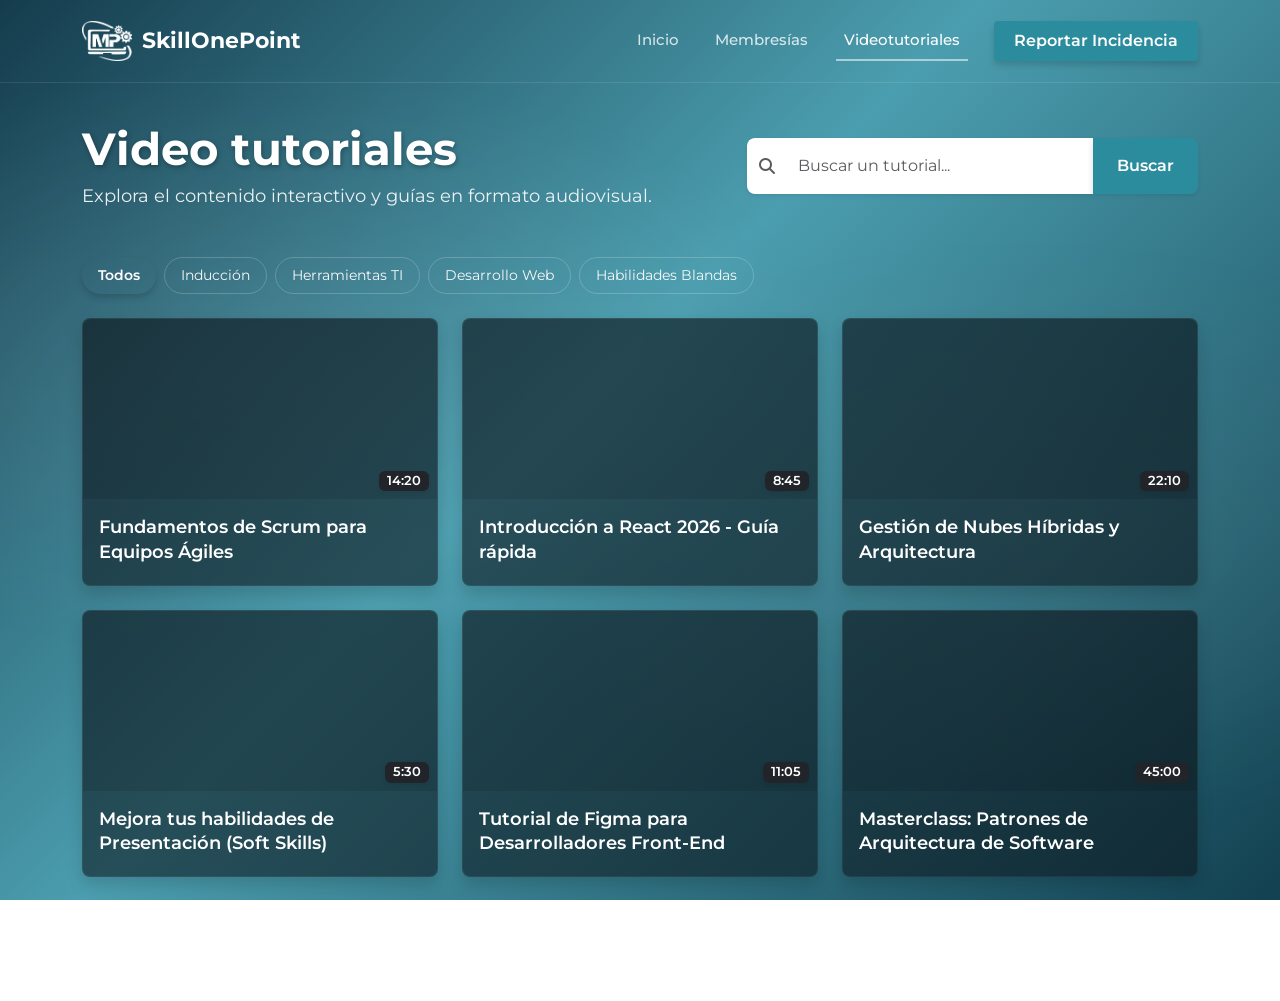
<file: videotutoriales.html>
<!DOCTYPE html>
<html lang="es">

<head>
    <meta charset="UTF-8">
    <meta name="viewport" content="width=device-width, initial-scale=1.0">
    <title>Video tutoriales - SkillOnePoint</title>

    <!-- Bootstrap 5 CSS -->
    <link href="https://cdn.jsdelivr.net/npm/bootstrap@5.3.3/dist/css/bootstrap.min.css" rel="stylesheet">

    <!-- Google Fonts -->
    <link rel="preconnect" href="https://fonts.googleapis.com">
    <link rel="preconnect" href="https://fonts.gstatic.com" crossorigin>
    <link href="https://fonts.googleapis.com/css2?family=Montserrat:wght@400;500;600;700&display=swap" rel="stylesheet">

    <!-- Font Awesome Icons -->
    <link rel="stylesheet" href="https://cdnjs.cloudflare.com/ajax/libs/font-awesome/6.4.0/css/all.min.css">

    <!-- Custom CSS -->
    <link rel="stylesheet" href="css/style.css">

    <!-- Favicon -->
    <link rel="icon" type="image/png" href="img/logo.png">
</head>

<body>
    <!-- Background overlay for depth -->
    <div class="bg-overlay"></div>

    <!-- Header / Navbar -->
    <nav class="navbar navbar-expand-lg">
        <div class="container">
            <a class="navbar-brand" href="index.html">
                <img src="img/logo.png" alt="SkillOnePoint Logo" class="navbar-logo">
                <span class="brand-text">SkillOnePoint</span>
            </a>
            <button class="navbar-toggler" type="button" data-bs-toggle="collapse" data-bs-target="#navbarContent"
                aria-controls="navbarContent" aria-expanded="false" aria-label="Toggle navigation">
                <span class="navbar-toggler-icon"></span>
            </button>
            <div class="collapse navbar-collapse justify-content-end" id="navbarContent">
                <ul class="navbar-nav align-items-lg-center">
                    <li class="nav-item">
                        <a class="nav-link" href="index.html">Inicio</a>
                    </li>

                    <li class="nav-item">
                        <a class="nav-link" href="membresias.html">Membresías</a>
                    </li>
                    <li class="nav-item">
                        <a class="nav-link active" aria-current="page" href="videotutoriales.html">Videotutoriales</a>
                    </li>
                    <!--  <li class="nav-item dropdown">
                        <a class="nav-link dropdown-toggle" href="#" id="navbarDropdownRecursos" role="button"
                            data-bs-toggle="dropdown" aria-expanded="false">
                            Recursos
                        </a>
                        <ul class="dropdown-menu shadow-sm" aria-labelledby="navbarDropdownRecursos">
                            <li><a class="dropdown-item" href="documentos.html">Documentos</a></li>
                            <li><a class="dropdown-item" href="videotutoriales.html">Video tutoriales</a></li>
                        </ul>
                    </li> -->
                    <!--<li class="nav-item">
                        <a class="nav-link" href="solicitudes.html">Solicitudes</a>
                    </li>
                    <li class="nav-item">
                        <a class="nav-link" href="equipo.html">Equipo</a>
                    </li> -->
                    <li class="nav-item ms-lg-3 mt-3 mt-lg-0">
                        <a href="reportar.html" class="btn btn-custom w-100">Reportar Incidencia</a>
                    </li>
                </ul>
            </div>
        </div>
    </nav>

    <!-- Resources Dashboard -->
    <main class="container mt-4 mb-5" style="min-height: 55vh;">
        <!-- Dashboard Header & Search -->
        <div class="row mb-5 align-items-center">
            <div class="col-md-7 mb-3 mb-md-0 pt-3">
                <h1
                    style="color: white; text-shadow: 1px 2px 5px rgba(0,0,0,0.3); font-weight: 700; font-size: 2.8rem; margin-bottom: 5px;">
                    Video tutoriales</h1>
                <p style="color: rgba(255,255,255, 0.9); font-size: 1.15rem; margin-bottom: 0;">Explora el contenido
                    interactivo y guías en formato audiovisual.</p>
            </div>
            <div class="col-md-5 pt-3">
                <div class="input-group shadow-sm" style="border-radius: 8px; overflow: hidden;">
                    <span class="input-group-text bg-white border-0 text-muted" id="search-icon"><i
                            class="fa-solid fa-magnifying-glass"></i></span>
                    <input type="text" id="videoSearchInput" class="form-control border-0 py-3"
                        placeholder="Buscar un tutorial..." aria-label="Buscar" aria-describedby="search-icon">
                    <button class="btn btn-custom px-4" type="button">Buscar</button>
                </div>
            </div>
        </div>

        <!-- Filtros rápidos tipo YouTube -->
        <div class="d-flex flex-wrap gap-2 mb-4" id="filter-buttons">
            <button class="btn btn-sm btn-custom active px-3 rounded-pill" data-filter="todos">Todos</button>
            <button class="btn btn-sm btn-outline-light px-3 rounded-pill" data-filter="induccion"
                style="border-color: rgba(255,255,255,0.2);">Inducción</button>
            <button class="btn btn-sm btn-outline-light px-3 rounded-pill" data-filter="herramientas-ti"
                style="border-color: rgba(255,255,255,0.2);">Herramientas TI</button>
            <button class="btn btn-sm btn-outline-light px-3 rounded-pill" data-filter="desarrollo-web"
                style="border-color: rgba(255,255,255,0.2);">Desarrollo Web</button>
            <button class="btn btn-sm btn-outline-light px-3 rounded-pill" data-filter="habilidades-blandas"
                style="border-color: rgba(255,255,255,0.2);">Habilidades Blandas</button>
        </div>

        <div class="row g-4" id="video-grid">
            <!-- Video 1 -->
            <div class="col-12 col-md-6 col-lg-4 video-col" data-category="induccion">
                <div class="card custom-card video-card p-0 overflow-hidden h-100 border-0" data-bs-toggle="modal"
                    data-bs-target="#videoModal" data-video-src="https://www.youtube.com/embed/foE1mO2yM04?autoplay=1">
                    <div class="video-thumbnail position-relative"
                        style="background-image: url('https://img.youtube.com/vi/foE1mO2yM04/maxresdefault.jpg');">
                        <div
                            class="play-overlay d-flex justify-content-center align-items-center position-absolute w-100 h-100 top-0 start-0">
                            <div class="play-btn rounded-circle d-flex justify-content-center align-items-center">
                                <i class="fa-solid fa-play text-white ms-1"></i>
                            </div>
                        </div>
                        <span class="badge bg-dark position-absolute bottom-0 end-0 m-2 px-2 py-1 shadow-sm"
                            style="font-size: 0.8rem; font-weight: 600;">14:20</span>
                    </div>
                    <div class="card-body p-3">
                        <h5 class="video-title text-white mb-1"
                            style="font-weight: 600; font-size: 1.1rem; line-height: 1.4;">Fundamentos de Scrum para
                            Equipos Ágiles</h5>
                    </div>
                </div>
            </div>

            <!-- Video 2 -->
            <div class="col-12 col-md-6 col-lg-4 video-col" data-category="desarrollo-web">
                <div class="card custom-card video-card p-0 overflow-hidden h-100 border-0" data-bs-toggle="modal"
                    data-bs-target="#videoModal" data-video-src="https://www.youtube.com/embed/IvPT2QuCIOA?autoplay=1">
                    <div class="video-thumbnail position-relative"
                        style="background-image: url('https://img.youtube.com/vi/IvPT2QuCIOA/maxresdefault.jpg');">
                        <div
                            class="play-overlay d-flex justify-content-center align-items-center position-absolute w-100 h-100 top-0 start-0">
                            <div class="play-btn rounded-circle d-flex justify-content-center align-items-center">
                                <i class="fa-solid fa-play text-white ms-1"></i>
                            </div>
                        </div>
                        <span class="badge bg-dark position-absolute bottom-0 end-0 m-2 px-2 py-1 shadow-sm"
                            style="font-size: 0.8rem; font-weight: 600;">8:45</span>
                    </div>
                    <div class="card-body p-3">
                        <h5 class="video-title text-white mb-1"
                            style="font-weight: 600; font-size: 1.1rem; line-height: 1.4;">Introducción a React 2026 -
                            Guía rápida</h5>
                    </div>
                </div>
            </div>

            <!-- Video 3 -->
            <div class="col-12 col-md-6 col-lg-4 video-col" data-category="herramientas-ti">
                <div class="card custom-card video-card p-0 overflow-hidden h-100 border-0" data-bs-toggle="modal"
                    data-bs-target="#videoModal" data-video-src="https://www.youtube.com/embed/YBytX50Z9E8?autoplay=1">
                    <div class="video-thumbnail position-relative"
                        style="background-image: url('https://img.youtube.com/vi/YBytX50Z9E8/maxresdefault.jpg');">
                        <div
                            class="play-overlay d-flex justify-content-center align-items-center position-absolute w-100 h-100 top-0 start-0">
                            <div class="play-btn rounded-circle d-flex justify-content-center align-items-center">
                                <i class="fa-solid fa-play text-white ms-1"></i>
                            </div>
                        </div>
                        <span class="badge bg-dark position-absolute bottom-0 end-0 m-2 px-2 py-1 shadow-sm"
                            style="font-size: 0.8rem; font-weight: 600;">22:10</span>
                    </div>
                    <div class="card-body p-3">
                        <h5 class="video-title text-white mb-1"
                            style="font-weight: 600; font-size: 1.1rem; line-height: 1.4;">Gestión de Nubes Híbridas y
                            Arquitectura</h5>
                    </div>
                </div>
            </div>

            <!-- Video 4 -->
            <div class="col-12 col-md-6 col-lg-4 video-col" data-category="habilidades-blandas">
                <div class="card custom-card video-card p-0 overflow-hidden h-100 border-0" data-bs-toggle="modal"
                    data-bs-target="#videoModal" data-video-src="https://www.youtube.com/embed/aBn7bjy9c4U?autoplay=1">
                    <div class="video-thumbnail position-relative"
                        style="background-image: url('https://img.youtube.com/vi/aBn7bjy9c4U/maxresdefault.jpg');">
                        <div
                            class="play-overlay d-flex justify-content-center align-items-center position-absolute w-100 h-100 top-0 start-0">
                            <div class="play-btn rounded-circle d-flex justify-content-center align-items-center">
                                <i class="fa-solid fa-play text-white ms-1"></i>
                            </div>
                        </div>
                        <span class="badge bg-dark position-absolute bottom-0 end-0 m-2 px-2 py-1 shadow-sm"
                            style="font-size: 0.8rem; font-weight: 600;">5:30</span>
                    </div>
                    <div class="card-body p-3">
                        <h5 class="video-title text-white mb-1"
                            style="font-weight: 600; font-size: 1.1rem; line-height: 1.4;">Mejora tus habilidades de
                            Presentación (Soft Skills)</h5>
                    </div>
                </div>
            </div>

            <!-- Video 5 -->
            <div class="col-12 col-md-6 col-lg-4 video-col" data-category="desarrollo-web">
                <div class="card custom-card video-card p-0 overflow-hidden h-100 border-0" data-bs-toggle="modal"
                    data-bs-target="#videoModal" data-video-src="https://www.youtube.com/embed/W6NZfCO5SIk?autoplay=1">
                    <div class="video-thumbnail position-relative"
                        style="background-image: url('https://img.youtube.com/vi/W6NZfCO5SIk/maxresdefault.jpg');">
                        <div
                            class="play-overlay d-flex justify-content-center align-items-center position-absolute w-100 h-100 top-0 start-0">
                            <div class="play-btn rounded-circle d-flex justify-content-center align-items-center">
                                <i class="fa-solid fa-play text-white ms-1"></i>
                            </div>
                        </div>
                        <span class="badge bg-dark position-absolute bottom-0 end-0 m-2 px-2 py-1 shadow-sm"
                            style="font-size: 0.8rem; font-weight: 600;">11:05</span>
                    </div>
                    <div class="card-body p-3">
                        <h5 class="video-title text-white mb-1"
                            style="font-weight: 600; font-size: 1.1rem; line-height: 1.4;">Tutorial de Figma para
                            Desarrolladores Front-End</h5>
                    </div>
                </div>
            </div>

            <!-- Video 6 -->
            <div class="col-12 col-md-6 col-lg-4 video-col" data-category="herramientas-ti">
                <div class="card custom-card video-card p-0 overflow-hidden h-100 border-0" data-bs-toggle="modal"
                    data-bs-target="#videoModal" data-video-src="https://www.youtube.com/embed/8aGhZQkoFbQ?autoplay=1">
                    <div class="video-thumbnail position-relative"
                        style="background-image: url('https://img.youtube.com/vi/8aGhZQkoFbQ/maxresdefault.jpg');">
                        <div
                            class="play-overlay d-flex justify-content-center align-items-center position-absolute w-100 h-100 top-0 start-0">
                            <div class="play-btn rounded-circle d-flex justify-content-center align-items-center">
                                <i class="fa-solid fa-play text-white ms-1"></i>
                            </div>
                        </div>
                        <span class="badge bg-dark position-absolute bottom-0 end-0 m-2 px-2 py-1 shadow-sm"
                            style="font-size: 0.8rem; font-weight: 600;">45:00</span>
                    </div>
                    <div class="card-body p-3">
                        <h5 class="video-title text-white mb-1"
                            style="font-weight: 600; font-size: 1.1rem; line-height: 1.4;">Masterclass: Patrones de
                            Arquitectura de Software</h5>
                    </div>
                </div>
            </div>
        </div>

        <!-- Video Player Modal -->
        <div class="modal fade" id="videoModal" tabindex="-1" aria-labelledby="videoModalLabel" aria-hidden="true">
            <div class="modal-dialog modal-xl modal-dialog-centered">
                <div class="modal-content bg-transparent border-0">
                    <div class="modal-header border-0 p-0 mb-3 justify-content-end">
                        <button type="button" class="btn-close btn-close-white" data-bs-dismiss="modal"
                            aria-label="Cerrar video" style="opacity: 0.8; font-size: 1.2rem;"></button>
                    </div>
                    <div class="modal-body p-0">
                        <div class="ratio ratio-16x9 shadow-lg rounded-3 overflow-hidden"
                            style="background-color: #000; outline: 1px solid rgba(255,255,255,0.1);">
                            <iframe id="videoPlayer" title="YouTube video player" frameborder="0"
                                allow="accelerometer; autoplay; clipboard-write; encrypted-media; gyroscope; picture-in-picture; web-share"
                                referrerpolicy="strict-origin-when-cross-origin" allowfullscreen></iframe>
                        </div>
                    </div>
                </div>
            </div>
        </div>
    </main>

    <!-- Footer -->
    <footer class="footer">
        <div class="container pb-3">
            <span class="d-block d-md-inline mb-2 mb-md-0">Contacto: <a href="mailto:contacto@skillonepoint.com"
                    class="fw-bold" style="opacity: 1;">contacto@skillonepoint.com</a></span>
            <span class="footer-divider d-none d-md-inline">|</span>
            <a href="#">Políticas de Privacidad</a>
            <span class="footer-divider">|</span>
            <a href="#">Términos y Condiciones</a>
        </div>
    </footer>

    <!-- Bootstrap Bundle with Popper JS -->
    <script src="https://cdn.jsdelivr.net/npm/bootstrap@5.3.3/dist/js/bootstrap.bundle.min.js"></script>

    <!-- Custom JS -->
    <script src="js/main.js"></script>
</body>

</html>
</file>
<file: css/style.css>
/* Variables */
:root {
    --primary-color: #2b8c9e;
    /* Teal buttons/icons */
    --secondary-color: #175768;
    /* Dark teal titles */
    --bg-top: #153c4d;
    --bg-middle: #4b9eaf;
    --bg-bottom: #124151;
    --text-dark: #2c444e;
    --card-bg: rgba(240, 248, 250, 0.95);
}

/* Base Styles */
body {
    font-family: 'Montserrat', sans-serif;
    color: #ffffff;
    /* Background gradient mimicking the waves in the reference */
    background: linear-gradient(135deg, var(--bg-top) 0%, var(--bg-middle) 45%, var(--bg-bottom) 100%);
    background-attachment: fixed;
    min-height: 100vh;
    display: flex;
    flex-direction: column;
}

/* Decorative Background Overlay */
.bg-overlay {
    position: fixed;
    top: 0;
    left: 0;
    right: 0;
    bottom: 0;
    background-image:
        radial-gradient(ellipse at 20% 40%, rgba(255, 255, 255, 0.08) 0%, transparent 40%),
        radial-gradient(ellipse at 80% 60%, rgba(255, 255, 255, 0.06) 0%, transparent 40%);
    z-index: -1;
    pointer-events: none;
}

/* Navbar */
.navbar {
    padding: 1rem 0;
    background: transparent;
    border-bottom: 1px solid rgba(255, 255, 255, 0.1);
}

.navbar-brand {
    color: white;
    font-weight: 700;
    font-size: 1.4rem;
    display: flex;
    align-items: center;
    gap: 10px;
    transition: all 0.3s ease;
}

.navbar-brand .brand-text {
    transition: text-shadow 0.3s ease;
}

.navbar-brand:hover,
.navbar-brand:focus {
    color: white !important;
}

.navbar-brand:hover .brand-text,
.navbar-brand:focus .brand-text {
    color: white !important;
    text-shadow: 0 0 10px rgba(255, 255, 255, 0.8), 0 0 20px rgba(255, 255, 255, 0.4);
}

.navbar-brand i {
    font-size: 1.8rem;
    color: #aad0d8;
}

.navbar-logo {
    height: 40px;
    width: auto;
    object-fit: contain;
    filter: brightness(0) invert(1);
    transition: transform 0.3s ease, opacity 0.3s ease;
}

.navbar-brand:hover .navbar-logo {
    transform: scale(1.05);
    opacity: 0.85;
}

.nav-link {
    color: rgba(255, 255, 255, 0.8) !important;
    font-weight: 500;
    font-size: 0.95rem;
    margin: 0 10px;
    border-bottom: 2px solid transparent;
    transition: all 0.3s ease;
}

.nav-link:hover,
.nav-link.active {
    color: #ffffff !important;
    border-bottom: 2px solid #aad0d8;
}

.navbar-toggler {
    border-color: rgba(255, 255, 255, 0.5);
}

.navbar-toggler-icon {
    filter: invert(1);
}

/* Custom Buttons */
.btn-custom {
    background-color: var(--primary-color);
    color: white;
    border: none;
    border-radius: 4px;
    padding: 8px 20px;
    font-weight: 600;
    box-shadow: 0 4px 6px rgba(0, 0, 0, 0.15);
    transition: all 0.3s ease;
}

.btn-custom:hover {
    background-color: #38a5b9;
    color: white;
    box-shadow: 0 6px 12px rgba(0, 0, 0, 0.25);
}

.btn-rounded {
    border-radius: 20px;
    padding: 6px 20px;
    font-size: 0.9rem;
}

/* Hero Section */
.hero-section {
    padding: 80px 0;
    margin-bottom: 25px;
    text-align: center;
    background: linear-gradient(135deg, rgba(23, 87, 104, 0.4) 0%, rgba(21, 60, 77, 0.7) 100%);
    backdrop-filter: blur(12px);
    -webkit-backdrop-filter: blur(12px);
    border-top: 1px solid rgba(255, 255, 255, 0.1);
    border-bottom: 1px solid rgba(255, 255, 255, 0.1);
    box-shadow: 0 10px 30px rgba(0, 0, 0, 0.15);
}

.hero-title {
    font-weight: 700;
    font-size: 3.2rem;
    margin-bottom: 0.5rem;
    text-shadow: 1px 2px 5px rgba(0, 0, 0, 0.2);
}

.hero-subtitle {
    font-size: 1.6rem;
    font-weight: 400;
    margin-bottom: 1rem;
    text-shadow: 1px 1px 3px rgba(0, 0, 0, 0.2);
}

.hero-desc {
    font-size: 1.1rem;
    margin-bottom: 2rem;
    opacity: 0.9;
}

/* General Card Layout */
.custom-card {
    background: var(--card-bg);
    border-radius: 8px;
    border: none;
    color: var(--text-dark);
    box-shadow: 0 8px 16px rgba(0, 0, 0, 0.15);
    transition: transform 0.3s ease, box-shadow 0.3s ease;
    height: 100%;
}

.custom-card:hover {
    transform: translateY(-5px);
    box-shadow: 0 12px 24px rgba(0, 0, 0, 0.2);
}

.card-title-custom {
    font-weight: 700;
    font-size: 1.1rem;
    color: var(--secondary-color);
    margin-bottom: 15px;
}

/* Top Features Cards */
.feature-icon {
    font-size: 4.5rem;
    color: var(--primary-color);
    margin-bottom: 20px;
    opacity: 0.9;
}

/* Two-Column Section */
.download-icon {
    font-size: 3.5rem;
    color: var(--secondary-color);
}

.links-list {
    list-style: none;
    padding-left: 0;
    margin-bottom: 0;
}

.links-2-cols {
    display: grid;
    grid-template-columns: repeat(2, 1fr);
    gap: 0 20px;
}

@media (min-width: 577px) {
    .links-2-cols li:nth-last-child(-n+2) {
        border-bottom: none;
    }
}

@media (max-width: 576px) {
    .links-2-cols {
        grid-template-columns: 1fr;
    }
}

.links-list li {
    padding: 8px 0;
    border-bottom: 1px solid rgba(0, 0, 0, 0.05);
    font-size: 0.95rem;
}

.links-list li:last-child {
    border-bottom: none;
}

.links-list a {
    color: var(--text-dark);
    text-decoration: none;
    font-weight: 500;
    display: flex;
    align-items: center;
    transition: color 0.3s ease;
}

.links-list a:hover {
    color: var(--primary-color);
}

.links-list i {
    font-size: 0.4rem;
    color: var(--secondary-color);
    margin-right: 10px;
}

/* Team Section */
.team-title {
    font-weight: 600;
    font-size: 1.4rem;
    margin-bottom: 20px;
    color: white;
    text-shadow: 1px 1px 3px rgba(0, 0, 0, 0.2);
}

.team-card {
    background: var(--card-bg);
    border-radius: 8px;
    padding: 15px;
    display: flex;
    align-items: center;
    gap: 15px;
    color: var(--text-dark);
    height: 100%;
    transition: all 0.3s ease;
    box-shadow: 0 4px 8px rgba(0, 0, 0, 0.1);
}

.team-card:hover {
    background: #ffffff;
    box-shadow: 0 8px 16px rgba(0, 0, 0, 0.15);
    transform: translateY(-3px);
}

.team-card-clickable {
    cursor: pointer;
}

.custom-modal-close {
    position: absolute;
    top: 15px;
    right: 15px;
    background: none;
    border: none;
    color: #2c444e;
    font-size: 1.5rem;
    padding: 5px;
    line-height: 1;
    transition: all 0.3s ease;
    opacity: 0.7;
    z-index: 1060;
    /* Asegurar que esté por encima de todo */
}

.custom-modal-close:hover {
    opacity: 1;
    transform: rotate(90deg) scale(1.1);
    color: #2b8c9e;
}

/* Desactivar hover para la tarjeta dentro del modal */
.team-modal-card:hover {
    transform: none !important;
    box-shadow: 0 8px 16px rgba(0, 0, 0, 0.15) !important;
}

.team-avatar {
    width: 75px;
    height: 75px;
    border-radius: 50%;
    object-fit: cover;
    border: 2px solid transparent;
    /* Keeps image sized appropriately */
    box-shadow: 0 2px 4px rgba(0, 0, 0, 0.1);
}

.team-info h5 {
    font-weight: 700;
    font-size: 1rem;
    margin-bottom: 2px;
    color: var(--secondary-color);
}

.team-info .role {
    font-weight: 600;
    font-size: 0.85rem;
    color: #555;
    margin-bottom: 8px;
}

.team-info .help-text {
    font-size: 0.8rem;
    color: #777;
    margin-bottom: 0;
    line-height: 1.2;
}

/* Footer */
.footer {
    padding: 20px 0;
    text-align: center;
    font-size: 0.85rem;
    margin-top: auto;
}

.footer a {
    color: rgba(255, 255, 255, 0.8);
    text-decoration: none;
    margin: 0 10px;
    transition: opacity 0.3s ease;
}

.footer a:hover {
    color: #ffffff;
    opacity: 1;
}

.footer-divider {
    color: rgba(255, 255, 255, 0.4);
    margin: 0 5px;
}

/* Base media query for mobile/tablet adjustments */
@media (max-width: 991px) {
    .navbar-collapse {
        /* Reset container to avoid animation stutter */
        background: transparent;
        border: none;
        box-shadow: none;
        padding: 0;
        margin: 0;
        transition: height 0.3s ease;
    }

    .navbar-nav {
        /* Apply background and padding to the inner list instead of the container */
        background: rgba(18, 65, 81, 0.95);
        padding: 20px;
        border-radius: 12px;
        margin-top: 15px;
        border: 1px solid rgba(255, 255, 255, 0.1);
        box-shadow: 0 10px 30px rgba(0, 0, 0, 0.5);
    }

    .nav-link {
        margin: 5px 0 !important;
        padding: 10px 15px !important;
        border-bottom: none !important;
        border-left: 3px solid transparent;
    }

    .nav-link:hover,
    .nav-link.active {
        border-bottom: none !important;
        border-left: 3px solid #aad0d8;
        background-color: rgba(255, 255, 255, 0.05);
        border-radius: 0 4px 4px 0;
    }

    .hero-title {
        font-size: 2.2rem;
    }

    .hero-subtitle {
        font-size: 1.3rem;
    }

    .feature-icon {
        font-size: 3.5rem;
    }
}

/* ========================================= */
/* ESTÉTICA SAAS PARA NAVBAR DROPDOWN        */
/* ========================================= */

/* 1. Desktop Styles (Animations & Glassmorphism) */
@media (min-width: 992px) {
    .dropdown-menu {
        display: block;
        opacity: 0;
        visibility: hidden;
        transform: translateY(12px);
        transition: opacity 0.3s ease, transform 0.3s cubic-bezier(0.175, 0.885, 0.32, 1.275), visibility 0.3s ease;

        background: rgba(18, 25, 33, 0.95);
        backdrop-filter: blur(12px);
        -webkit-backdrop-filter: blur(12px);
        border: 1px solid rgba(255, 255, 255, 0.08);
        border-radius: 12px;
        padding: 8px;
        margin-top: 15px !important;
        box-shadow: 0 15px 35px rgba(0, 0, 0, 0.4);
        min-width: 220px;
    }

    .dropdown-menu.show {
        opacity: 1;
        visibility: visible;
        transform: translateY(0);
    }

    .dropdown-item {
        padding: 10px 16px;
        transition: background-color 0.25s ease, color 0.25s ease, padding-left 0.25s ease;
    }

    .dropdown-item:hover {
        padding-left: 22px;
        background-color: rgba(255, 255, 255, 0.1);
    }
}

/* 2. Common Dropdown Item Styles */
.dropdown-item {
    font-family: 'Montserrat', sans-serif;
    font-weight: 500;
    font-size: 0.88rem;
    color: rgba(255, 255, 255, 0.7) !important;
    border-radius: 8px;
    display: block;
    width: 100%;
}

.dropdown-item:last-child {
    margin-bottom: 0;
}

/* 3. Mobile Reset & Fix (Resolves the Gap and Fixes Toggle) */
@media (max-width: 991px) {
    .nav-item.dropdown {
        height: auto !important;
        margin: 0 !important;
        padding: 0 !important;
    }

    .dropdown-menu {
        /* Allow Bootstrap to handle visibility naturally for better toggling */
        /* But reset all desktop animation properties that cause the gap */
        opacity: 1 !important;
        visibility: visible !important;
        transform: none !important;
        transition: none !important;
        position: static !important;
        float: none !important;

        /* Layout overrides */
        background: rgba(255, 255, 255, 0.05);
        border: none;
        box-shadow: none;
        padding: 5px 0 5px 15px !important;
        margin: 0 !important;
        min-width: auto;
        width: 100%;
        border-radius: 8px;
    }

    /* Target specific hidden state if Bootstrap doesn't hide it automatically in this layout */
    .dropdown-menu:not(.show) {
        display: none !important;
        height: 0 !important;
        padding: 0 !important;
        overflow: hidden !important;
    }

    .dropdown-menu.show {
        display: block !important;
        height: auto !important;
        padding: 8px 0 8px 15px !important;
    }

    .dropdown-item {
        color: rgba(255, 255, 255, 0.9) !important;
        padding: 10px 15px !important;
        margin: 2px 0 !important;
    }

    .dropdown-item:hover {
        background-color: rgba(255, 255, 255, 0.1);
        color: #ffffff !important;
    }
}

/* ========================================= */
/* VIDEOTUTORIALES - ESTÉTICA YOUTUBE / SAAS */
/* ========================================= */

.video-card {
    background: rgba(14, 25, 32, 0.6) !important;
    border: 1px solid rgba(255, 255, 255, 0.05) !important;
    transition: transform 0.3s ease, box-shadow 0.3s ease;
    cursor: pointer;
}

.video-card:hover {
    transform: translateY(-5px);
    box-shadow: 0 15px 30px rgba(0, 0, 0, 0.5);
    background: rgba(20, 35, 45, 0.9) !important;
}

.video-card .video-thumbnail {
    height: 180px;
    background-size: cover;
    background-position: center;
    border-radius: 8px 8px 0 0;
    overflow: hidden;
}

/* Oscurecer la imagen ligeramente para resaltar el botón de play al hacer hover */
.video-card .video-thumbnail::before {
    content: '';
    position: absolute;
    top: 0;
    left: 0;
    right: 0;
    bottom: 0;
    background: rgba(0, 0, 0, 0.1);
    transition: background 0.3s ease;
}

/* Base del overlay que sostiene el botón de play animado */
.video-card .play-overlay {
    opacity: 0;
    transition: opacity 0.3s ease;
    z-index: 2;
}

/* El botón de play circular (estilo Netflix) */
.video-card .play-btn {
    width: 60px;
    height: 60px;
    background: rgba(255, 255, 255, 0.15);
    backdrop-filter: blur(5px);
    -webkit-backdrop-filter: blur(5px);
    border: 2px solid rgba(255, 255, 255, 0.8);
    transition: all 0.3s ease;
}

/* Efectos al hacer Hover sobre toda la tarjeta del video */
.video-card:hover .video-thumbnail::before {
    background: rgba(0, 0, 0, 0.45);
    /* Oscurecer imagen fuertemente */
}

.video-card:hover .play-overlay {
    opacity: 1;
    /* Mostrar botón de play */
}

.video-card:hover .play-btn {
    background: var(--primary-color);
    border-color: var(--primary-color);
    transform: scale(1.1);
    /* Efecto pop */
}

/* Título de video tipo YouTube (trunca líneas muy largas) */
.video-title {
    display: -webkit-box;
    -webkit-line-clamp: 2;
    /* Máximo 2 líneas y luego ... */
    line-clamp: 2;
    -webkit-box-orient: vertical;
    overflow: hidden;
    text-overflow: ellipsis;
}

/* ========================================= */
/* MEMBRECÍAS - TARJETAS & TABLA COMPARATIVA */
/* ========================================= */

/* ── Base Card ── */
.membership-card {
    background: rgba(14, 38, 50, 0.72);
    backdrop-filter: blur(14px);
    -webkit-backdrop-filter: blur(14px);
    border: 1px solid rgba(255, 255, 255, 0.08);
    border-radius: 16px;
    padding: 0;
    color: white;
    transition: transform 0.3s ease, box-shadow 0.3s ease, border-color 0.3s ease;
    overflow: hidden;
    position: relative;
}

.membership-card:hover {
    transform: translateY(-6px);
    box-shadow: 0 18px 40px rgba(0, 0, 0, 0.4);
    border-color: rgba(43, 140, 158, 0.4);
}

.membership-card-body {
    padding: 24px 22px 16px;
}

.membership-card-footer {
    padding: 16px 22px 22px;
    border-top: 1px solid rgba(255, 255, 255, 0.06);
}

/* ── Card Name & Level ── */
.membership-name {
    font-size: 1.45rem;
    font-weight: 700;
    margin-bottom: 4px;
    color: #ffffff;
}

.membership-level {
    display: inline-block;
    font-size: 0.7rem;
    font-weight: 700;
    letter-spacing: 0.08em;
    margin-bottom: 14px;
    padding: 2px 8px;
    border-radius: 4px;
}

/* Level color variants */
.level-starter {
    color: #7ecfdb;
    background: rgba(126, 207, 219, 0.1);
}

.level-pro {
    color: #4dc5d5;
    background: rgba(77, 197, 213, 0.1);
}

.level-elite {
    color: #00e5f5;
    background: rgba(0, 229, 245, 0.12);
}

.level-business {
    color: #a0d8e2;
    background: rgba(160, 216, 226, 0.1);
}

.level-platinum {
    color: #b8cfe5;
    background: rgba(184, 207, 229, 0.1);
}

.level-mastery {
    color: #86d6e0;
    background: rgba(134, 214, 224, 0.1);
}

.level-enterprise {
    color: #90caf9;
    background: rgba(144, 202, 249, 0.1);
}

.level-lifetime {
    color: #c5e8f0;
    background: rgba(197, 232, 240, 0.1);
}

/* ── Description ── */
.membership-desc {
    font-size: 0.85rem;
    color: rgba(255, 255, 255, 0.65);
    line-height: 1.55;
    margin-bottom: 18px;
}

/* ── Feature List (checkmark style) ── */
.membership-features {
    list-style: none;
    padding: 0;
    margin: 0;
}

.membership-features li {
    font-size: 0.875rem;
    color: rgba(255, 255, 255, 0.85);
    padding: 5px 0;
    display: flex;
    align-items: center;
    gap: 8px;
}

.membership-features li i {
    color: #2bb5c9;
    font-size: 0.9rem;
    flex-shrink: 0;
}

/* ── Feature List (dot/bullet style for bottom-row cards) ── */
.membership-features-dot li::before {
    content: "+";
    color: #2bb5c9;
    font-weight: 700;
    font-size: 1rem;
    flex-shrink: 0;
}

.membership-features-dot li {
    padding-left: 2px;
    gap: 10px;
}

/* ── Icon tag (top-right corner icon) ── */
.membership-icon-tag {
    color: rgba(43, 181, 201, 0.35);
    font-size: 1.6rem;
    margin-top: 2px;
    flex-shrink: 0;
}

/* ── CTA Buttons ── */
.btn-membership {
    background: transparent;
    color: rgba(255, 255, 255, 0.85);
    border: 1px solid rgba(255, 255, 255, 0.2);
    border-radius: 8px;
    padding: 10px 16px;
    font-size: 0.875rem;
    font-weight: 600;
    font-family: 'Montserrat', sans-serif;
    transition: all 0.25s ease;
}

.btn-membership:hover {
    background: rgba(43, 140, 158, 0.25);
    border-color: rgba(43, 140, 158, 0.6);
    color: #ffffff;
    transform: translateY(-1px);
}

/* ── Elite CTA Button ── */
.btn-membership-elite {
    background: linear-gradient(135deg, #2bb5c9 0%, #1a8fa0 100%);
    color: #ffffff;
    border: none;
    border-radius: 8px;
    padding: 11px 16px;
    font-size: 0.875rem;
    font-weight: 700;
    font-family: 'Montserrat', sans-serif;
    box-shadow: 0 4px 18px rgba(43, 181, 201, 0.4);
    transition: all 0.25s ease;
}

.btn-membership-elite:hover {
    background: linear-gradient(135deg, #33cfde 0%, #21a4b8 100%);
    box-shadow: 0 6px 24px rgba(43, 181, 201, 0.6);
    color: #ffffff;
    transform: translateY(-2px);
}

/* ── Featured Card (Elite) ── */
.membership-featured {
    border: 2px solid rgba(43, 181, 201, 0.6);
    box-shadow: 0 0 0 1px rgba(43, 181, 201, 0.15), 0 12px 40px rgba(0, 0, 0, 0.45);
    background: rgba(16, 52, 68, 0.85);
}

.membership-featured:hover {
    border-color: rgba(43, 181, 201, 0.9);
    box-shadow: 0 0 0 3px rgba(43, 181, 201, 0.2), 0 22px 50px rgba(0, 0, 0, 0.5);
}

/* ── "OPCIÓN RECOMENDADA" Badge ── */
.featured-badge {
    background: linear-gradient(90deg, #1ea8bc, #2bb5c9);
    color: #ffffff;
    font-size: 0.65rem;
    font-weight: 700;
    letter-spacing: 0.1em;
    text-align: center;
    padding: 6px 14px;
    border-radius: 0 0 10px 10px;
    width: fit-content;
    margin: 0 auto;
    display: block;
    box-shadow: 0 4px 12px rgba(43, 181, 201, 0.35);
}

/* ========================================= */
/* TABLA COMPARATIVA                         */
/* ========================================= */

.comparison-section {
    margin-top: 20px;
    padding-top: 40px;
    border-top: 1px solid rgba(255, 255, 255, 0.07);
}

.comparison-title {
    font-size: 2.2rem;
    font-weight: 700;
    color: #ffffff;
    margin-bottom: 8px;
}

.comparison-subtitle {
    color: rgba(255, 255, 255, 0.6);
    font-size: 0.95rem;
    margin-bottom: 0;
}

.comparison-table-wrapper {
    overflow-x: auto;
    border-radius: 14px;
    margin-top: 30px;
    /* subtle scrollbar */
    scrollbar-width: thin;
    scrollbar-color: rgba(43, 181, 201, 0.3) transparent;
}

.comparison-table-wrapper::-webkit-scrollbar {
    height: 5px;
}

.comparison-table-wrapper::-webkit-scrollbar-thumb {
    background: rgba(43, 181, 201, 0.35);
    border-radius: 4px;
}

.comparison-table {
    width: 100%;
    min-width: 900px;
    border-collapse: separate;
    border-spacing: 0;
    background: rgba(14, 38, 50, 0.72);
    backdrop-filter: blur(14px);
    -webkit-backdrop-filter: blur(14px);
    border-radius: 14px;
    overflow: hidden;
    border: 1px solid rgba(255, 255, 255, 0.08);
}

/* Header row */
.comparison-table thead tr {
    background: rgba(255, 255, 255, 0.04);
}

.comparison-table thead th {
    font-size: 0.9rem;
    font-weight: 700;
    letter-spacing: 0.05em;
    color: rgba(255, 255, 255, 0.9);
    padding: 20px 18px;
    border-bottom: 1px solid rgba(255, 255, 255, 0.12);
    white-space: nowrap;
    font-family: 'Montserrat', sans-serif;
}

/* Body rows */
.comparison-table tbody tr {
    transition: background 0.2s ease;
}

.comparison-table tbody tr:hover {
    background: rgba(255, 255, 255, 0.03);
}

.comparison-table tbody tr:not(:last-child) td {
    border-bottom: 1px solid rgba(255, 255, 255, 0.06);
}

.comparison-table tbody td {
    padding: 15px 18px;
    font-size: 0.88rem;
    color: rgba(255, 255, 255, 0.65);
    white-space: nowrap;
    font-family: 'Montserrat', sans-serif;
}

/* Feature label column (first column) */
.comparison-table .col-feature {
    color: rgba(255, 255, 255, 0.9);
    font-weight: 600;
    background: rgba(255, 255, 255, 0.02);
    min-width: 170px;
    position: sticky;
    left: 0;
    z-index: 1;
}

/* Elite highlighted column */
.comparison-table .col-elite {
    background: rgba(43, 181, 201, 0.1);
    color: #ffffff;
    border-left: 1px solid rgba(43, 181, 201, 0.25);
    border-right: 1px solid rgba(43, 181, 201, 0.25);
}

.comparison-table thead th.col-elite {
    background: rgba(43, 181, 201, 0.2);
    color: #2bb5c9;
    letter-spacing: 0.12em;
}

/* Responsive */
@media (max-width: 768px) {
    .comparison-title {
        font-size: 1.7rem;
    }

    .membership-name {
        font-size: 1.25rem;
    }

    .featured-badge {
        font-size: 0.6rem;
    }
}
</file>
